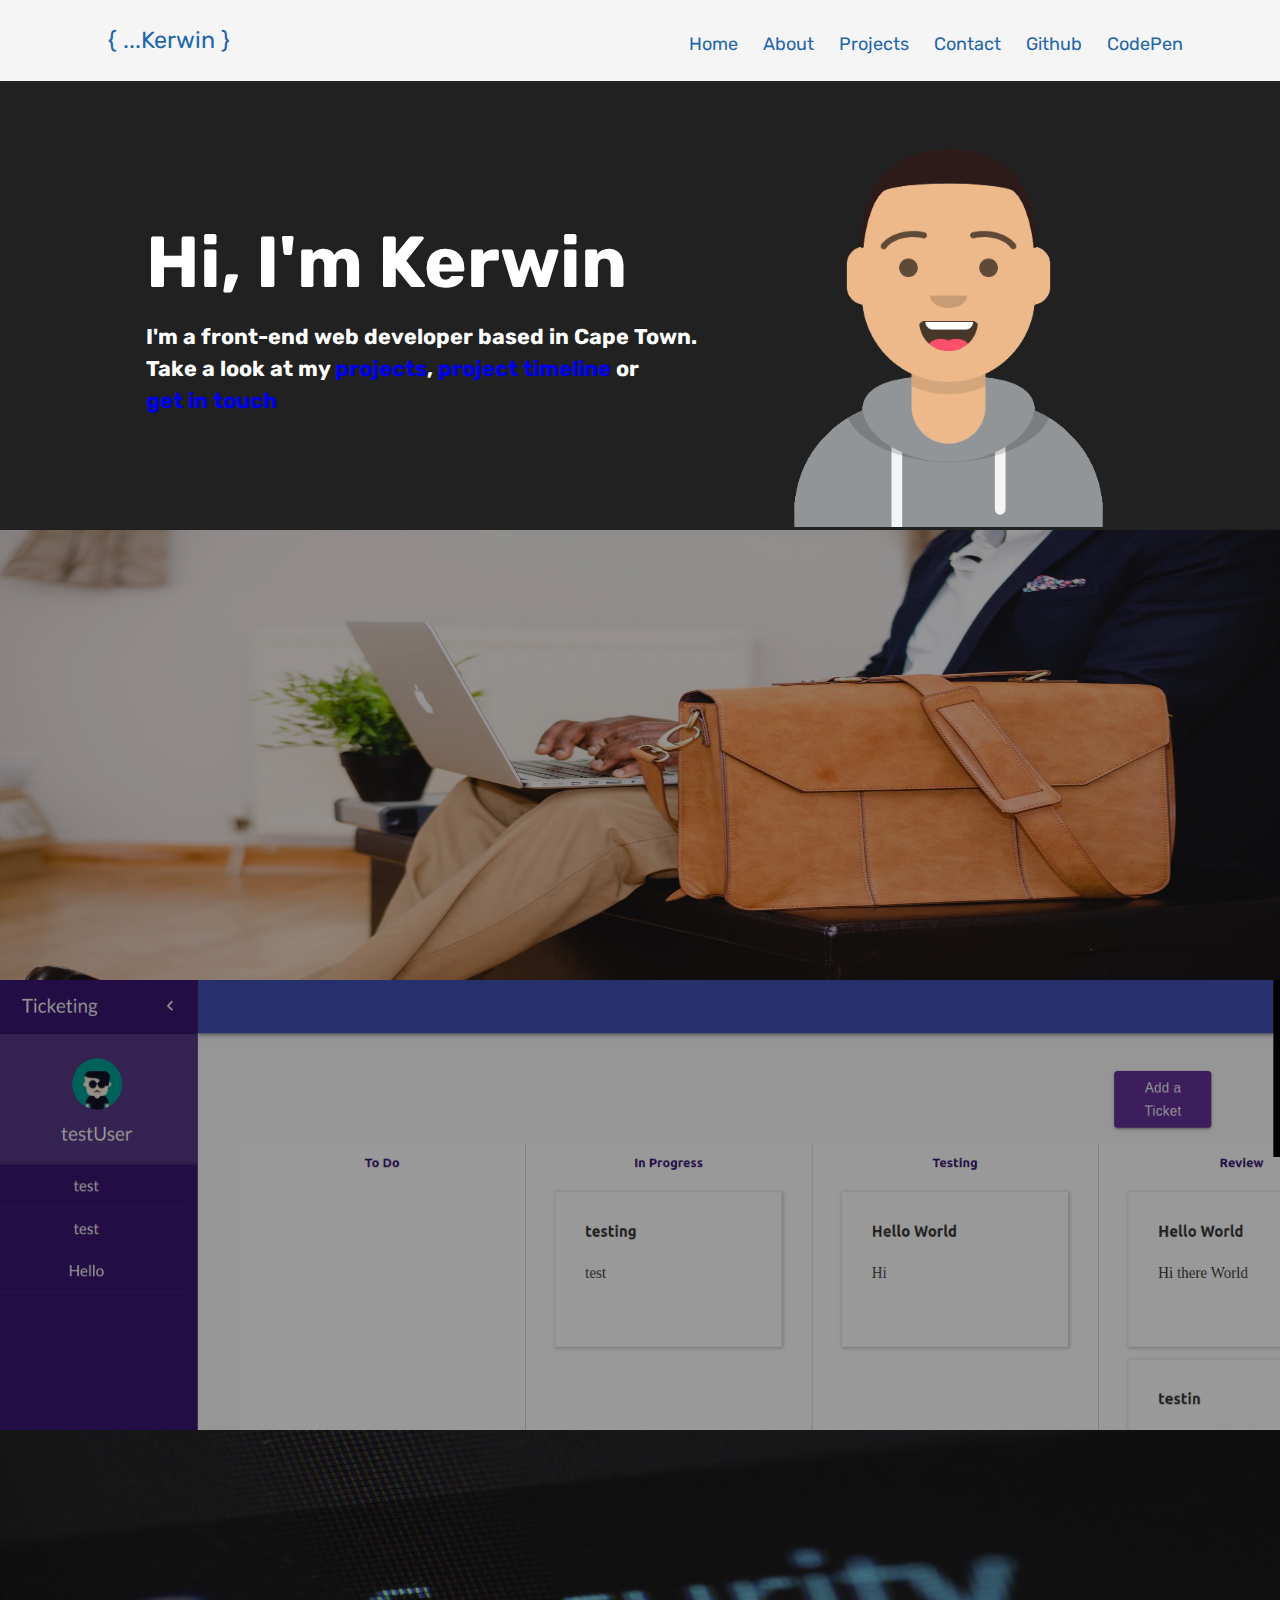
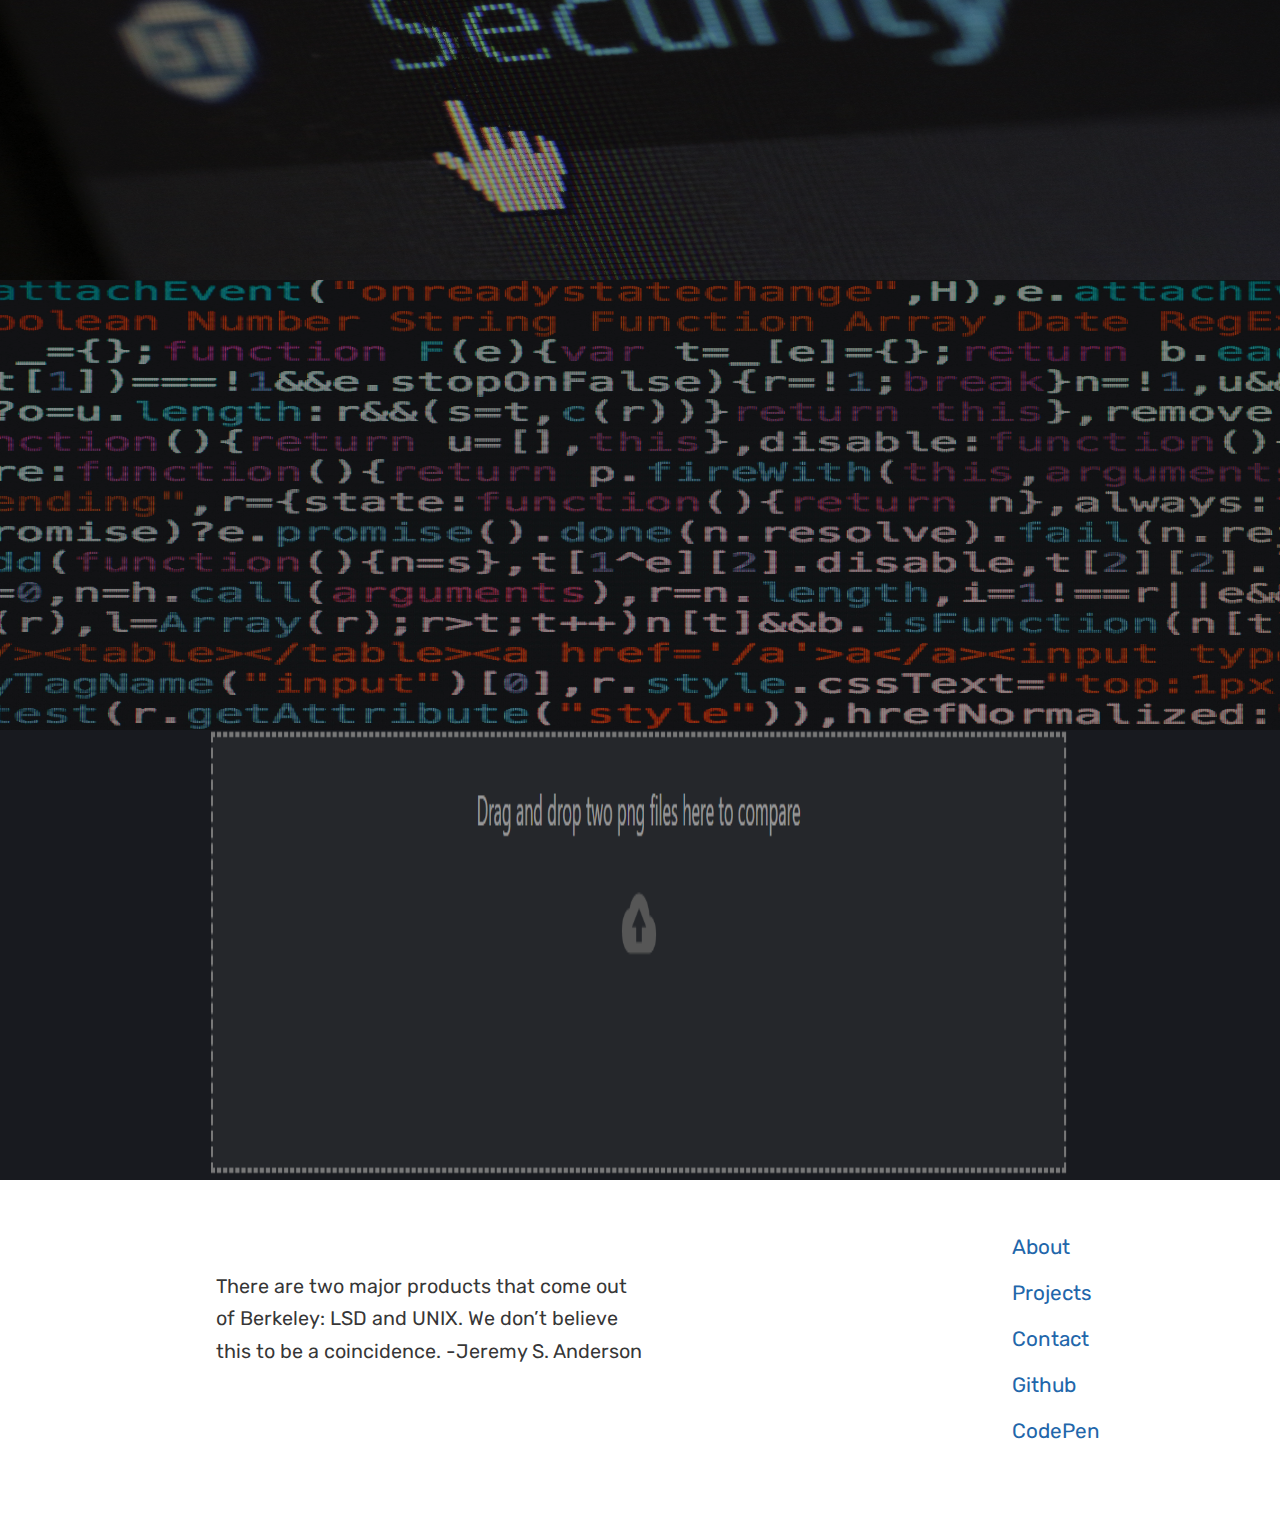
<file: index.html>
<!DOCTYPE html><html><head><meta charSet="utf-8"/><meta http-equiv="x-ua-compatible" content="ie=edge"/><meta name="viewport" content="width=device-width, initial-scale=1, shrink-to-fit=no"/><style data-href="/styles.ee97e8746b8d953e4bdb.css">@import url(https://fonts.googleapis.com/css?family=Rubik);body{padding-top:80px}header{z-index:2;display:flex!important;background-color:#f5f5f5;flex-direction:row;justify-content:space-between;position:fixed;top:0;height:50px;width:100%;padding:1.7rem 4rem 50px 6rem}header .header-module--logo--3cCyS{font-size:1.3rem;top:50%;position:absolute;-webkit-transform:translateY(-50%);transform:translateY(-50%)}@media (max-width:780px){header .header-module--logo--3cCyS{display:none}}header a{text-decoration:none;padding-right:25px;color:#26a}@media (max-width:480px){header .header-module--rmOnMobile--1PKNy,header .header-module--rmOnSmallest--2SJXy{display:none}header{justify-content:center}}footer{height:auto;display:flex!important;justify-content:space-between;padding:3rem 10rem}footer nav{display:flex;flex-direction:column}footer nav a{margin-bottom:1.1rem;text-decoration:none;color:#26a;font-size:1.15rem}footer div{width:500px;padding:2rem;line-height:1.8rem;font-size:1.1rem}@media (max-width:480px){footer{padding:0}footer nav{padding:2rem}}html{font-family:Rubik,sans-serif;-ms-text-size-adjust:100%;-webkit-text-size-adjust:100%}body{margin:0}article,aside,details,figcaption,figure,footer,header,main,menu,nav,section,summary{display:block}audio,canvas,progress,video{display:inline-block}audio:not([controls]){display:none;height:0}progress{vertical-align:baseline}[hidden],template{display:none}a{background-color:transparent;-webkit-text-decoration-skip:objects}a:active,a:hover{outline-width:0}abbr[title]{border-bottom:none;text-decoration:underline;-webkit-text-decoration:underline dotted;text-decoration:underline dotted}b,strong{font-weight:inherit;font-weight:bolder}dfn{font-style:italic}h1{font-size:2em;margin:.67em 0}h3{color:#fff}mark{background-color:#ff0;color:#000}small{font-size:80%}sub,sup{font-size:75%;line-height:0;position:relative;vertical-align:baseline}sub{bottom:-.25em}sup{top:-.5em}img{border-style:none}svg:not(:root){overflow:hidden}code,header,kbd,nav,pre,samp{font-family:Rubik,sans-serif;font-size:1em}figure{margin:1em 40px}hr{box-sizing:content-box;height:0;overflow:visible}button,input,optgroup,select,textarea{font:inherit;margin:0}optgroup{font-weight:700}button,input{overflow:visible}button,select{text-transform:none}[type=reset],[type=submit],button,html [type=button]{-webkit-appearance:button}[type=button]::-moz-focus-inner,[type=reset]::-moz-focus-inner,[type=submit]::-moz-focus-inner,button::-moz-focus-inner{border-style:none;padding:0}[type=button]:-moz-focusring,[type=reset]:-moz-focusring,[type=submit]:-moz-focusring,button:-moz-focusring{outline:1px dotted ButtonText}fieldset{border:1px solid silver;margin:0 2px;padding:.35em .625em .75em}legend{box-sizing:border-box;color:inherit;display:table;max-width:100%;padding:0;white-space:normal}textarea{overflow:auto}[type=checkbox],[type=radio]{box-sizing:border-box;padding:0}[type=number]::-webkit-inner-spin-button,[type=number]::-webkit-outer-spin-button{height:auto}[type=search]{-webkit-appearance:textfield;outline-offset:-2px}[type=search]::-webkit-search-cancel-button,[type=search]::-webkit-search-decoration{-webkit-appearance:none}::-webkit-input-placeholder{color:inherit;opacity:.54}::-webkit-file-upload-button{-webkit-appearance:button;font:inherit}html{font:112.5%/1.45em georgia,serif;box-sizing:border-box;overflow-y:scroll}*,:after,:before{box-sizing:inherit}body{color:rgba(0,0,0,.8);font-family:Rubik,serif;font-weight:400;word-wrap:break-word;-webkit-font-kerning:normal;font-kerning:normal;-ms-font-feature-settings:"kern","liga","clig","calt";-webkit-font-feature-settings:"kern","liga","clig","calt";font-feature-settings:"kern","liga","clig","calt"}img{max-width:100%;padding:0;margin:0 0 1.45rem}h1{font-size:2.25rem}h1,h2{padding:0;margin:0 0 1.45rem;color:inherit;font-family:-apple-system,Rubik,BlinkMacSystemFont,Segoe UI,Roboto,Oxygen,Ubuntu,Cantarell,Fira Sans,Droid Sans,Helvetica Neue,sans-serif;font-weight:700;text-rendering:optimizeLegibility;line-height:1.1}h2{font-size:1.62671rem}h3{font-size:1.38316rem}h3,h4{padding:0;margin:0 0 1.45rem;color:inherit;font-family:-apple-system,Rubik,BlinkMacSystemFont,Segoe UI,Roboto,Oxygen,Ubuntu,Cantarell,Fira Sans,Droid Sans,Helvetica Neue,sans-serif;font-weight:700;text-rendering:optimizeLegibility;line-height:1.1}h4{font-size:1rem}h5{font-size:.85028rem}h5,h6{padding:0;margin:0 0 1.45rem;color:inherit;font-family:-apple-system,Rubik,BlinkMacSystemFont,Segoe UI,Roboto,Oxygen,Ubuntu,Cantarell,Fira Sans,Droid Sans,Helvetica Neue,sans-serif;font-weight:700;text-rendering:optimizeLegibility;line-height:1.1}h6{font-size:.78405rem}hgroup{padding:0;margin:0 0 1.45rem}ol,ul{padding:0;margin:0 0 1.45rem 1.45rem;list-style-position:outside;list-style-image:none}dd,dl,figure,p{padding:0;margin:0 0 1.45rem}pre{margin:0 0 1.45rem;font-size:.85rem;line-height:1.42;background:rgba(0,0,0,.04);border-radius:3px;overflow:auto;word-wrap:normal;padding:1.45rem}table{font-size:1rem;line-height:1.45rem;border-collapse:collapse;width:100%}fieldset,table{padding:0;margin:0 0 1.45rem}blockquote{padding:0;margin:0 1.45rem 1.45rem}form,iframe,noscript{padding:0;margin:0 0 1.45rem}hr{padding:0;margin:0 0 calc(1.45rem - 1px);background:rgba(0,0,0,.2);border:none;height:1px}address{padding:0;margin:0 0 1.45rem}b,dt,strong,th{font-weight:700}li{margin-bottom:.725rem}ol li,ul li{padding-left:0}li>ol,li>ul{margin-left:1.45rem;margin-bottom:.725rem;margin-top:.725rem}blockquote :last-child,li :last-child,p :last-child{margin-bottom:0}li>p{margin-bottom:.725rem}code,kbd,samp{font-size:.85rem;line-height:1.45rem}abbr,abbr[title],acronym{border-bottom:1px dotted rgba(0,0,0,.5);cursor:help}abbr[title]{text-decoration:none}td,th,thead{text-align:left}td,th{border-bottom:1px solid rgba(0,0,0,.12);font-feature-settings:"tnum";-moz-font-feature-settings:"tnum";-ms-font-feature-settings:"tnum";-webkit-font-feature-settings:"tnum";padding:.725rem .96667rem calc(.725rem - 1px)}td:first-child,th:first-child{padding-left:0}td:last-child,th:last-child{padding-right:0}code,tt{background-color:rgba(0,0,0,.04);border-radius:3px;font-family:SFMono-Regular,Consolas,Roboto Mono,Droid Sans Mono,Liberation Mono,Menlo,Courier,monospace;padding:.2em 0}pre code{background:none;line-height:1.42}code:after,code:before,tt:after,tt:before{letter-spacing:-.2em;content:" "}pre code:after,pre code:before,pre tt:after,pre tt:before{content:""}@media only screen and (max-width:480px){html{font-size:100%}}.pageHead-module--headAboveFold--1pUzQ{display:flex;flex-direction:row;justify-content:space-around;height:30rem;padding:0 10%;background-color:#212121;position:relative}.pageHead-module--headerImg--1jFWF{width:100%;height:100%;position:absolute}.pageHead-module--headText--2nAPT{z-index:2;color:#fff;top:50%;position:absolute;left:20%;-webkit-transform:translateY(-50%);transform:translateY(-50%)}.pageHead-module--overlay--22-T9{width:100%;height:100%;position:absolute;z-index:1;background-color:rgba(0,0,0,.5)}@media (max-width:780px){.pageHead-module--headAboveFold--1pUzQ{flex-direction:column;padding:0}}.full-slider,.full-slider .et_pb_slider .et_pb_slide{min-height:calc(100vh - 100px)}@media only screen and (min-width:981px){#logo{vertical-align:top}}.services:hover{background:#003d78}.circle{background:rgba(0,27,100,.73);border-radius:100%;height:450px;width:450px;overflow:hidden;padding-left:20%;padding-right:20%;padding-top:30%;text-align:center;margin-top:-80px}@media (max-width:980px){.circle{padding-top:10%;padding-left:0;padding-right:0;margin:0 auto}}.et_contact_bottom_container{color:#fff}.et_header_style_split #et_top_search{display:none}@media (max-width:768px){#main-header .et_mobile_menu{background-color:#0f2f72}}@media (max-width:768px){.et_pb_text>:last-child{margin-left:10px}}@media (max-width:768px){.circle{height:340px!important;width:340px!important}}.circle2 h1{font-size:15pt;line-height:130px;text-align:center}.circle2{background:rgba(139,0,16,.6)!important;border-radius:100%!important;height:150px!important;width:150px!important;overflow:hidden!important;padding-top:7%!important;text-align:center!important;margin-top:-20px!important}@media (max-width:767px){.circle2{background:rgba(139,0,16,.6);border-radius:100%!important;height:140px!important;width:140px!important;overflow:hidden;padding-left:0;padding-right:0;padding-top:30%;text-align:center;margin-top:-20px!important}}.loader{color:#30cfd0;font-size:90px;text-indent:-9999em;overflow:hidden;width:1em;height:1em;border-radius:50%;margin:72px auto;position:relative;-webkit-transform:translateZ(0);transform:translateZ(0);-webkit-animation:load6 1.7s ease infinite,round 1.7s ease infinite;animation:load6 1.7s ease infinite,round 1.7s ease infinite}@-webkit-keyframes load6{0%{box-shadow:0 -.83em 0 -.4em,0 -.83em 0 -.42em,0 -.83em 0 -.44em,0 -.83em 0 -.46em,0 -.83em 0 -.477em}5%,95%{box-shadow:0 -.83em 0 -.4em,0 -.83em 0 -.42em,0 -.83em 0 -.44em,0 -.83em 0 -.46em,0 -.83em 0 -.477em}10%,59%{box-shadow:0 -.83em 0 -.4em,-.087em -.825em 0 -.42em,-.173em -.812em 0 -.44em,-.256em -.789em 0 -.46em,-.297em -.775em 0 -.477em}20%{box-shadow:0 -.83em 0 -.4em,-.338em -.758em 0 -.42em,-.555em -.617em 0 -.44em,-.671em -.488em 0 -.46em,-.749em -.34em 0 -.477em}38%{box-shadow:0 -.83em 0 -.4em,-.377em -.74em 0 -.42em,-.645em -.522em 0 -.44em,-.775em -.297em 0 -.46em,-.82em -.09em 0 -.477em}to{box-shadow:0 -.83em 0 -.4em,0 -.83em 0 -.42em,0 -.83em 0 -.44em,0 -.83em 0 -.46em,0 -.83em 0 -.477em}}@keyframes load6{0%{box-shadow:0 -.83em 0 -.4em,0 -.83em 0 -.42em,0 -.83em 0 -.44em,0 -.83em 0 -.46em,0 -.83em 0 -.477em}5%,95%{box-shadow:0 -.83em 0 -.4em,0 -.83em 0 -.42em,0 -.83em 0 -.44em,0 -.83em 0 -.46em,0 -.83em 0 -.477em}10%,59%{box-shadow:0 -.83em 0 -.4em,-.087em -.825em 0 -.42em,-.173em -.812em 0 -.44em,-.256em -.789em 0 -.46em,-.297em -.775em 0 -.477em}20%{box-shadow:0 -.83em 0 -.4em,-.338em -.758em 0 -.42em,-.555em -.617em 0 -.44em,-.671em -.488em 0 -.46em,-.749em -.34em 0 -.477em}38%{box-shadow:0 -.83em 0 -.4em,-.377em -.74em 0 -.42em,-.645em -.522em 0 -.44em,-.775em -.297em 0 -.46em,-.82em -.09em 0 -.477em}to{box-shadow:0 -.83em 0 -.4em,0 -.83em 0 -.42em,0 -.83em 0 -.44em,0 -.83em 0 -.46em,0 -.83em 0 -.477em}}@-webkit-keyframes round{0%{-webkit-transform:rotate(0deg);transform:rotate(0deg)}to{-webkit-transform:rotate(1turn);transform:rotate(1turn)}}@keyframes round{0%{-webkit-transform:rotate(0deg);transform:rotate(0deg)}to{-webkit-transform:rotate(1turn);transform:rotate(1turn)}}#contact-form{width:50%}#contact-form,#form-wrapper{display:flex;flex-direction:column}#form-wrapper{padding:3rem 0;align-items:center}input{width:100%;padding:5px 10px;margin:8px 0;-webkit-transition:all .2s;transition:all .2s}label{padding-top:1rem}.MuiOutlinedInput-multiline-11{margin-bottom:2rem}.links{flex-direction:column;display:flex;align-items:center;margin-top:3rem}.title{margin-bottom:1rem;color:#000;font-size:1.2rem}.links a{text-decoration:none;font-size:1rem;color:#26a;margin-bottom:.5rem}.links{padding-bottom:3rem}#index-module--indexAboveFold--Dy0R_{height:25rem}.index-module--avatar--2ElqA{height:24rem;margin-top:1.5%}h1{font-size:4rem}h3{font-size:1.2rem;line-height:1.8rem}h1,h3{color:#fff;margin:0 0 1rem}a{text-decoration:none}.index-module--project--1BQly{position:relative;width:100%;height:25rem;overflow:hidden}.index-module--project--1BQly img{width:100%;height:100%}.index-module--projectOverlay--1hsss{position:absolute;z-index:1;width:100%;height:100%;background-color:rgba(0,0,0,.4)}.index-module--projectOverlay--1hsss p{opacity:0;text-align:center;font-size:1.5rem;color:#fff;line-height:2rem;top:50%;font-weight:400;position:absolute;left:50%;background-color:rgba(0,0,0,.5);padding:2rem;-webkit-transform:translate(-50%,-50%);transform:translate(-50%,-50%);-webkit-transition:all 1s;transition:all 1s}.index-module--projectOverlay--1hsss:hover p{opacity:1}@media (max-width:780px){.index-module--avatar--2ElqA{display:none}}.vertical-timeline *{box-sizing:border-box}.vertical-timeline{width:95%;max-width:1170px;margin:2em auto;position:relative;padding:2em 0}.vertical-timeline:after{content:"";display:table;clear:both}.vertical-timeline:before{content:"";position:absolute;top:0;left:18px;height:100%;width:4px;background:#fff}@media only screen and (min-width:1170px){.vertical-timeline.vertical-timeline--two-columns{margin-top:3em;margin-bottom:3em;width:90%}.vertical-timeline.vertical-timeline--two-columns:before{left:50%;margin-left:-2px}}.vertical-timeline-element{position:relative;margin:2em 0}.vertical-timeline-element>div{min-height:1px}.vertical-timeline-element:after{content:"";display:table;clear:both}.vertical-timeline-element:first-child{margin-top:0}.vertical-timeline-element:last-child{margin-bottom:0}@media only screen and (min-width:1170px){.vertical-timeline-element{margin:4em 0}.vertical-timeline-element:first-child{margin-top:0}.vertical-timeline-element:last-child{margin-bottom:0}}.vertical-timeline-element-icon{position:absolute;top:0;left:0;width:40px;height:40px;border-radius:50%;box-shadow:0 0 0 4px #fff,inset 0 2px 0 rgba(0,0,0,.08),0 3px 0 4px rgba(0,0,0,.05)}.vertical-timeline-element-icon svg{display:block;width:24px;height:24px;position:relative;left:50%;top:50%;margin-left:-12px;margin-top:-12px}@media only screen and (min-width:1170px){.vertical-timeline--two-columns .vertical-timeline-element-icon{width:60px;height:60px;left:50%;margin-left:-30px}}.vertical-timeline-element-icon{-webkit-transform:translateZ(0);-webkit-backface-visibility:hidden}.vertical-timeline--animate .vertical-timeline-element-icon.is-hidden{visibility:hidden}.vertical-timeline--animate .vertical-timeline-element-icon.bounce-in{visibility:visible;-webkit-animation:cd-bounce-1 .6s;animation:cd-bounce-1 .6s}@-webkit-keyframes cd-bounce-1{0%{opacity:0;-webkit-transform:scale(.5)}60%{opacity:1;-webkit-transform:scale(1.2)}to{-webkit-transform:scale(1)}}@keyframes cd-bounce-1{0%{opacity:0;-webkit-transform:scale(.5);transform:scale(.5)}60%{opacity:1;-webkit-transform:scale(1.2);transform:scale(1.2)}to{-webkit-transform:scale(1);transform:scale(1)}}.vertical-timeline-element-content{position:relative;margin-left:60px;background:#fff;border-radius:.25em;padding:1em;box-shadow:0 3px 0 #ddd}.vertical-timeline-element--no-children .vertical-timeline-element-content{background:0 0;box-shadow:none}.vertical-timeline-element-content:after{content:"";display:table;clear:both}.vertical-timeline-element-content h2{color:#303e49}.vertical-timeline-element-content .vertical-timeline-element-date,.vertical-timeline-element-content p{font-size:13px;font-size:.8125rem;font-weight:500;color:#333}.vertical-timeline-element-content .vertical-timeline-element-date{display:inline-block}.vertical-timeline-element-content p{margin:1em 0 0;line-height:1.6}.vertical-timeline-element-subtitle,.vertical-timeline-element-title{margin:0}.vertical-timeline-element-content .vertical-timeline-element-date{float:left;padding:.8em 0;opacity:.7}.vertical-timeline-element-content:before{content:"";position:absolute;top:16px;right:100%;height:0;width:0;border:7px solid transparent;border-right-color:#fff}.vertical-timeline-element--no-children .vertical-timeline-element-content:before{display:none}@media only screen and (min-width:768px){.vertical-timeline-element-content h2{font-size:20px;font-size:1.25rem}.vertical-timeline-element-content p{font-size:16px;font-size:1rem}.vertical-timeline-element-content .vertical-timeline-element-date{font-size:14px;font-size:.875rem}}@media only screen and (min-width:1170px){.vertical-timeline--two-columns .vertical-timeline-element-content{margin-left:0;padding:1.5em;width:44%}.vertical-timeline--two-columns .vertical-timeline-element-content:before{top:24px;left:100%;border-color:transparent transparent transparent #fff}.vertical-timeline--two-columns .vertical-timeline-element-content .vertical-timeline-element-date{position:absolute;width:100%;left:124%;top:6px;font-size:16px;font-size:1rem}.vertical-timeline--two-columns .vertical-timeline-element.vertical-timeline-element--right .vertical-timeline-element-content,.vertical-timeline--two-columns .vertical-timeline-element:nth-child(2n):not(.vertical-timeline-element--left) .vertical-timeline-element-content{float:right}.vertical-timeline--two-columns .vertical-timeline-element.vertical-timeline-element--right .vertical-timeline-element-content:before,.vertical-timeline--two-columns .vertical-timeline-element:nth-child(2n):not(.vertical-timeline-element--left) .vertical-timeline-element-content:before{top:24px;left:auto;right:100%;border-color:transparent #fff transparent transparent}.vertical-timeline--two-columns .vertical-timeline-element.vertical-timeline-element--right .vertical-timeline-element-content .vertical-timeline-element-date,.vertical-timeline--two-columns .vertical-timeline-element:nth-child(2n):not(.vertical-timeline-element--left) .vertical-timeline-element-content .vertical-timeline-element-date{left:auto;right:124%;text-align:right}}.vertical-timeline--animate .vertical-timeline-element-content.is-hidden{visibility:hidden}.vertical-timeline--animate .vertical-timeline-element-content.bounce-in{visibility:visible;-webkit-animation:cd-bounce-2 .6s;animation:cd-bounce-2 .6s}@media only screen and (min-width:1170px){.vertical-timeline--two-columns.vertical-timeline--animate .vertical-timeline-element.vertical-timeline-element--right .vertical-timeline-element-content.bounce-in,.vertical-timeline--two-columns.vertical-timeline--animate .vertical-timeline-element:nth-child(2n):not(.vertical-timeline-element--left) .vertical-timeline-element-content.bounce-in{-webkit-animation:cd-bounce-2-inverse .6s;animation:cd-bounce-2-inverse .6s}}@media only screen and (max-width:1169px){.vertical-timeline--animate .vertical-timeline-element-content.bounce-in{visibility:visible;-webkit-animation:cd-bounce-2-inverse .6s;animation:cd-bounce-2-inverse .6s}}@-webkit-keyframes cd-bounce-2{0%{opacity:0;-webkit-transform:translateX(-100px)}60%{opacity:1;-webkit-transform:translateX(20px)}to{-webkit-transform:translateX(0)}}@keyframes cd-bounce-2{0%{opacity:0;-webkit-transform:translateX(-100px);transform:translateX(-100px)}60%{opacity:1;-webkit-transform:translateX(20px);transform:translateX(20px)}to{-webkit-transform:translateX(0);transform:translateX(0)}}@-webkit-keyframes cd-bounce-2-inverse{0%{opacity:0;-webkit-transform:translateX(100px)}60%{opacity:1;-webkit-transform:translateX(-20px)}to{-webkit-transform:translateX(0)}}@keyframes cd-bounce-2-inverse{0%{opacity:0;-webkit-transform:translateX(100px);transform:translateX(100px)}60%{opacity:1;-webkit-transform:translateX(-20px);transform:translateX(-20px)}to{-webkit-transform:translateX(0);transform:translateX(0)}}.vertical-timeline-element-content{padding-top:0!important}main{background-color:#f5f5f5}#projects-module--projectSection--3PocW{margin:0 4rem}.projects-module--project--3fyrN,.projects-module--projectReverse--1_LK3{display:flex;justify-content:center;margin-top:2rem}.projects-module--imgWrapper--1tfIq{max-width:40%;height:400px;position:relative}.projects-module--imgOverlay--3EJw_{color:#fff;position:absolute;top:0;left:0;height:100%;width:100%;display:inline-block;opacity:0;-webkit-transition:opacity .9s;transition:opacity .9s}.projects-module--imgWrapper--1tfIq:hover .projects-module--imgOverlay--3EJw_{-webkit-transition:opacity .9s;transition:opacity .9s;opacity:1;background-color:rgba(0,0,0,.4)}.projects-module--imgWrapper--1tfIq img{width:100%;height:100%}.projects-module--builtWith--2ArLx{padding-top:3rem}.projects-module--builtWith--2ArLx ul{margin:0}.projects-module--builtWith--2ArLx ul li{list-style-type:none}.projects-module--builtWith--2ArLx li:first-child{font-size:1.5rem}.projects-module--builtWith--2ArLx li img{height:30px;width:30px;margin-right:15px}.projects-module--projectSectionWording--3-Fab{max-width:40%}.projects-module--projectSectionHeader--2lRwx{display:block;width:400px;margin:4rem 4rem 2rem;font-size:1.5rem}.projects-module--separator--qNeVZ{width:70px;border-bottom:3px solid #26a;display:block;margin:2rem 3rem}.projects-module--projectSectionText--3wXqU{margin:0 4rem;display:block}.projects-module--projectSectionText--3wXqU a{margin:.3rem 0;color:#26a;width:auto;text-decoration:none;-webkit-transition:-webkit-transform .2s;transition:-webkit-transform .2s;transition:transform .2s;transition:transform .2s,-webkit-transform .2s}.projects-module--projectSectionText--3wXqU a:hover{-webkit-transform:translateY(-10%);transform:translateY(-10%);-webkit-transition:-webkit-transform .3s;transition:-webkit-transform .3s;transition:transform .3s;transition:transform .3s,-webkit-transform .3s}@media (max-width:770px){.projects-module--project--3fyrN{flex-direction:column}.projects-module--projectReverse--1_LK3{flex-direction:column-reverse}.projects-module--imgWrapper--1tfIq,.projects-module--projectSectionWording--3-Fab{max-width:100%}.projects-module--projectSectionText--3wXqU{margin:0}.projects-module--separator--qNeVZ{margin-left:0}.projects-module--projectSectionHeader--2lRwx{width:auto;margin:2rem 0}}</style><meta name="generator" content="Gatsby 2.13.23"/><title data-react-helmet="true"></title><link rel="shortcut icon" href="/icons/icon-48x48.png"/><link rel="manifest" href="/manifest.webmanifest"/><meta name="theme-color" content="#663399"/><link rel="apple-touch-icon" sizes="48x48" href="/icons/icon-48x48.png"/><link rel="apple-touch-icon" sizes="72x72" href="/icons/icon-72x72.png"/><link rel="apple-touch-icon" sizes="96x96" href="/icons/icon-96x96.png"/><link rel="apple-touch-icon" sizes="144x144" href="/icons/icon-144x144.png"/><link rel="apple-touch-icon" sizes="192x192" href="/icons/icon-192x192.png"/><link rel="apple-touch-icon" sizes="256x256" href="/icons/icon-256x256.png"/><link rel="apple-touch-icon" sizes="384x384" href="/icons/icon-384x384.png"/><link rel="apple-touch-icon" sizes="512x512" href="/icons/icon-512x512.png"/><link rel="preconnect dns-prefetch" href="https://www.google-analytics.com"/><link as="script" rel="preload" href="/styles-871273b76e02091fa69b.js"/><link as="script" rel="preload" href="/component---src-pages-index-js-96959781e12850f53983.js"/><link as="script" rel="preload" href="/app-0bea6a5e3e202735b42a.js"/><link as="script" rel="preload" href="/webpack-runtime-dfdb49455dfd8fd13155.js"/><link as="fetch" rel="preload" href="/page-data\index\page-data.json" crossOrigin="use-credentials"/></head><body><noscript id="gatsby-noscript">This app works best with JavaScript enabled.</noscript><div id="___gatsby"><div style="outline:none" tabindex="-1" role="group" id="gatsby-focus-wrapper"><header style="z-index:10000"><a aria-current="page" class="" href="/"><div class="header-module--logo--3cCyS">{ ...Kerwin }</div></a><nav><a aria-current="page" class="" href="/">Home</a><a href="/about">About</a><a href="/projects">Projects</a><a class="header-module--rmOnSmallest--2SJXy" href="/contact">Contact</a><a class="header-module--rmOnMobile--1PKNy" href="https://github.com/ktichmann" target="_blank">Github</a><a class="header-module--rmOnMobile--1PKNy" href="https://codepen.io/ktichmann" target="_blank">CodePen</a></nav></header><div style="margin:0 auto;padding-top:0"><main><div class="pageHead-module--headAboveFold--1pUzQ" id="index-module--indexAboveFold--Dy0R_"><div style="margin-top:14%;padding-left:1rem"><h1 style="text-align:left">Hi, I&#x27;m Kerwin</h1><h3 style="text-align:left">I&#x27;m a front-end web developer based in Cape Town. <br/>Take a look at my <a href="/projects">projects</a>,<a href="/project-timeline"> project timeline</a> or<a href="/contact"> get in touch</a></h3></div><img alt="avatar" class="index-module--avatar--2ElqA" src="[data-uri]"/></div><div class="index-module--project--1BQly"><a href="/projects#forumApi"><div class="index-module--projectOverlay--1hsss"><p>For&#x27;m - A decoupled forum app with an api run on Node &amp; Postgres, and a frontend built in React/Gatsby</p></div><img alt="for&#x27;m" src="/static/jobFinder-5ef78fcdb37a6a0b0c24fa62a3d2bae2.jpg"/></a></div><div class="index-module--project--1BQly"><a href="/projects#ticketing"><div class="index-module--projectOverlay--1hsss"><p>Ticketing - A Kanban style ticket board with support for multiple users &amp; boards/tickets.</p></div><img alt="ticketing" src="/static/ticketing-7e9f964a79878be9e0f6fa6d57d4f654.png"/></a></div><div class="index-module--project--1BQly"><a href="/projects#letshelper"><div class="index-module--projectOverlay--1hsss"><p>Let&#x27;s Helper - A WordPress Plugin that allows users to create, update, list, and revoke SSL certificates.</p></div><img style="width:100%" alt="lets-helper" src="/static/ssl-321ceffde3749ff514521e8fef8d74a3.jpg"/></a></div><div class="index-module--project--1BQly"><a href="/projects#codePad"><div class="index-module--projectOverlay--1hsss"><p>CodePad - A code note-taking extension for chrome with syntax highlighting, prettify &amp; emmet support</p></div><img alt="codepad" src="/static/codepad-7a56df514048eb41c06e2fb7f7e556c5.jpg"/></a></div><div class="index-module--project--1BQly"><a href="/projects#imgDiff"><div class="index-module--projectOverlay--1hsss"><p>Img-Diff - an image comparison SPA that supports uploading images to compare differences, as well as capturing images from urls.</p></div><img alt="image differ project" src="/static/imgDiff-efddc0ae6b0f2f68824ffa74c7bc3bf0.png"/></a></div></main><footer><div>Loading random quote...</div><nav><a href="/about">About</a><a href="/projects">Projects</a><a href="/contact">Contact</a><a href="https://github.com/ktichmann" target="_blank">Github</a><a href="https://codepen.io/ktichmann" target="_blank">CodePen</a></nav></footer></div></div></div><script>
  
  
  if(true) {
    (function(i,s,o,g,r,a,m){i['GoogleAnalyticsObject']=r;i[r]=i[r]||function(){
    (i[r].q=i[r].q||[]).push(arguments)},i[r].l=1*new Date();a=s.createElement(o),
    m=s.getElementsByTagName(o)[0];a.async=1;a.src=g;m.parentNode.insertBefore(a,m)
    })(window,document,'script','https://www.google-analytics.com/analytics.js','ga');
  }
  if (typeof ga === "function") {
    ga('create', 'UA-113230534-1', 'auto', {});
      
      
      
      }
      </script><script id="gatsby-script-loader">/*<![CDATA[*/window.pagePath="/";window.webpackCompilationHash="38d7c53adc224d1ea0b0";/*]]>*/</script><script id="gatsby-chunk-mapping">/*<![CDATA[*/window.___chunkMapping={"app":["/app-0bea6a5e3e202735b42a.js"],"component---src-pages-404-js":["/component---src-pages-404-js-b6a299a010109ef3d73d.js"],"component---src-pages-about-js":["/component---src-pages-about-js-438ae2809745c8402380.js"],"component---src-pages-contact-js":["/component---src-pages-contact-js-d8f7e47032eee9c3ad00.js"],"component---src-pages-index-js":["/component---src-pages-index-js-96959781e12850f53983.js"],"component---src-pages-project-timeline-js":["/component---src-pages-project-timeline-js-4066c800cb33d5330e62.js"],"component---src-pages-projects-js":["/component---src-pages-projects-js-dcd22d6dd179bbb36189.js"]};/*]]>*/</script><script src="/webpack-runtime-dfdb49455dfd8fd13155.js" async=""></script><script src="/app-0bea6a5e3e202735b42a.js" async=""></script><script src="/component---src-pages-index-js-96959781e12850f53983.js" async=""></script><script src="/styles-871273b76e02091fa69b.js" async=""></script></body></html>
</file>
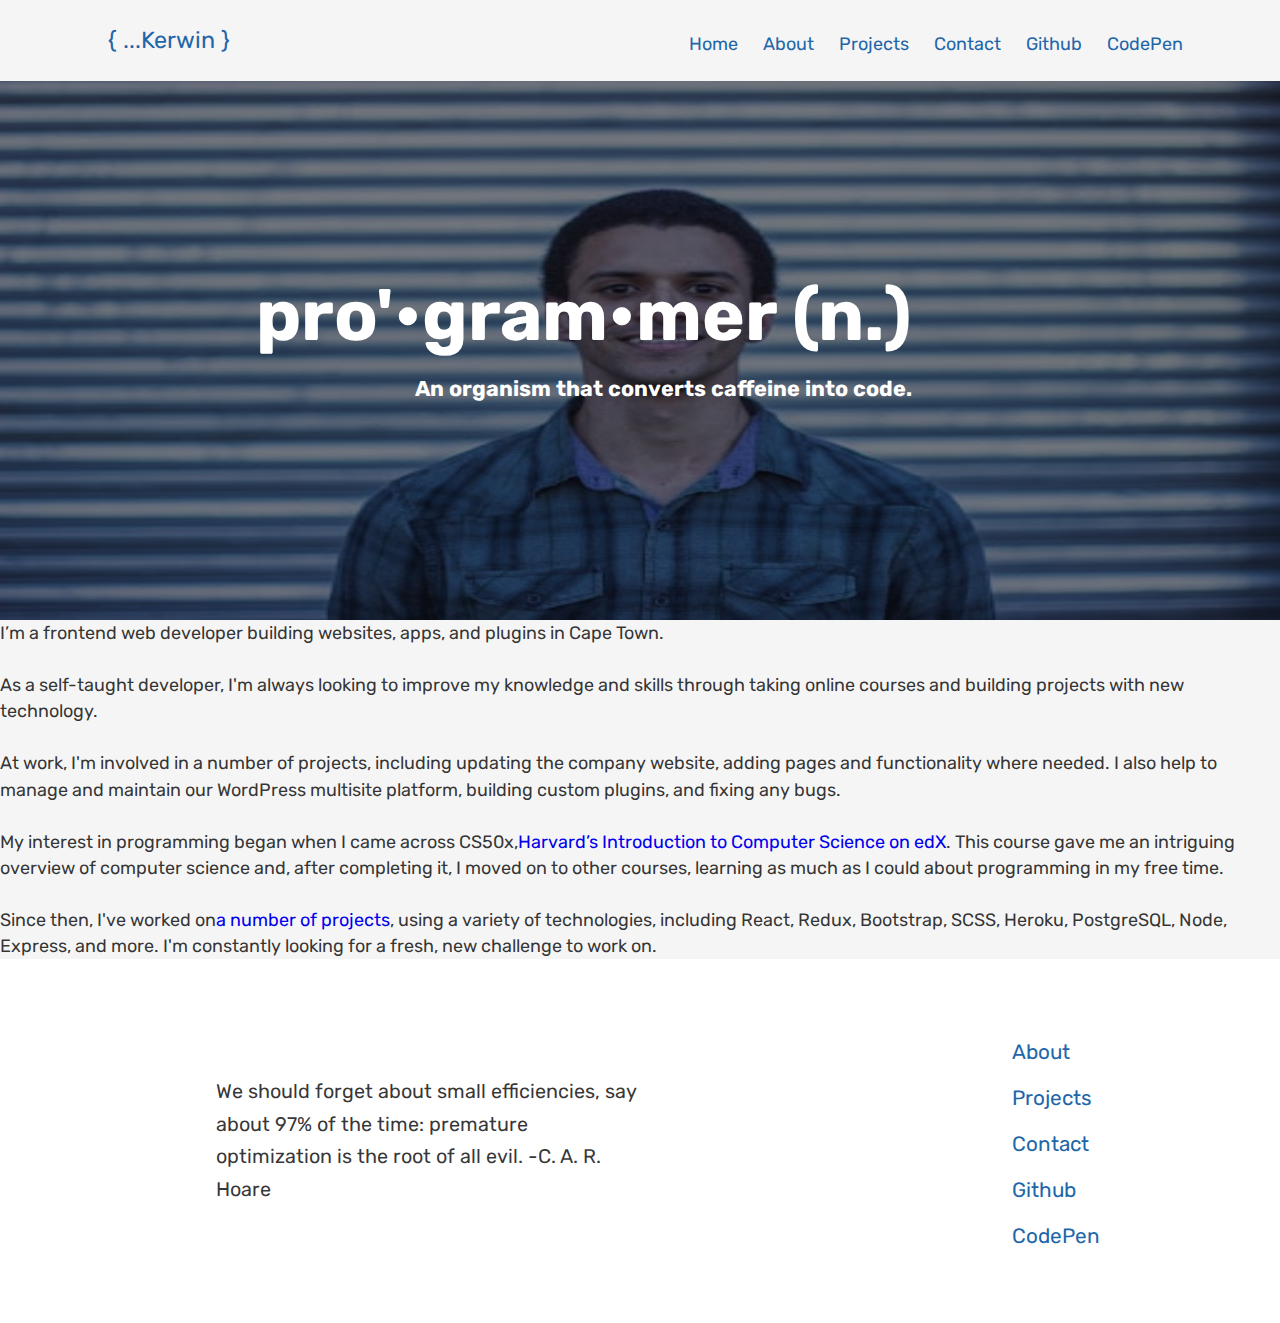
<file: about/index.html>
<!DOCTYPE html><html><head><meta charSet="utf-8"/><meta http-equiv="x-ua-compatible" content="ie=edge"/><meta name="viewport" content="width=device-width, initial-scale=1, shrink-to-fit=no"/><style data-href="/styles.ee97e8746b8d953e4bdb.css">@import url(https://fonts.googleapis.com/css?family=Rubik);body{padding-top:80px}header{z-index:2;display:flex!important;background-color:#f5f5f5;flex-direction:row;justify-content:space-between;position:fixed;top:0;height:50px;width:100%;padding:1.7rem 4rem 50px 6rem}header .header-module--logo--3cCyS{font-size:1.3rem;top:50%;position:absolute;-webkit-transform:translateY(-50%);transform:translateY(-50%)}@media (max-width:780px){header .header-module--logo--3cCyS{display:none}}header a{text-decoration:none;padding-right:25px;color:#26a}@media (max-width:480px){header .header-module--rmOnMobile--1PKNy,header .header-module--rmOnSmallest--2SJXy{display:none}header{justify-content:center}}footer{height:auto;display:flex!important;justify-content:space-between;padding:3rem 10rem}footer nav{display:flex;flex-direction:column}footer nav a{margin-bottom:1.1rem;text-decoration:none;color:#26a;font-size:1.15rem}footer div{width:500px;padding:2rem;line-height:1.8rem;font-size:1.1rem}@media (max-width:480px){footer{padding:0}footer nav{padding:2rem}}html{font-family:Rubik,sans-serif;-ms-text-size-adjust:100%;-webkit-text-size-adjust:100%}body{margin:0}article,aside,details,figcaption,figure,footer,header,main,menu,nav,section,summary{display:block}audio,canvas,progress,video{display:inline-block}audio:not([controls]){display:none;height:0}progress{vertical-align:baseline}[hidden],template{display:none}a{background-color:transparent;-webkit-text-decoration-skip:objects}a:active,a:hover{outline-width:0}abbr[title]{border-bottom:none;text-decoration:underline;-webkit-text-decoration:underline dotted;text-decoration:underline dotted}b,strong{font-weight:inherit;font-weight:bolder}dfn{font-style:italic}h1{font-size:2em;margin:.67em 0}h3{color:#fff}mark{background-color:#ff0;color:#000}small{font-size:80%}sub,sup{font-size:75%;line-height:0;position:relative;vertical-align:baseline}sub{bottom:-.25em}sup{top:-.5em}img{border-style:none}svg:not(:root){overflow:hidden}code,header,kbd,nav,pre,samp{font-family:Rubik,sans-serif;font-size:1em}figure{margin:1em 40px}hr{box-sizing:content-box;height:0;overflow:visible}button,input,optgroup,select,textarea{font:inherit;margin:0}optgroup{font-weight:700}button,input{overflow:visible}button,select{text-transform:none}[type=reset],[type=submit],button,html [type=button]{-webkit-appearance:button}[type=button]::-moz-focus-inner,[type=reset]::-moz-focus-inner,[type=submit]::-moz-focus-inner,button::-moz-focus-inner{border-style:none;padding:0}[type=button]:-moz-focusring,[type=reset]:-moz-focusring,[type=submit]:-moz-focusring,button:-moz-focusring{outline:1px dotted ButtonText}fieldset{border:1px solid silver;margin:0 2px;padding:.35em .625em .75em}legend{box-sizing:border-box;color:inherit;display:table;max-width:100%;padding:0;white-space:normal}textarea{overflow:auto}[type=checkbox],[type=radio]{box-sizing:border-box;padding:0}[type=number]::-webkit-inner-spin-button,[type=number]::-webkit-outer-spin-button{height:auto}[type=search]{-webkit-appearance:textfield;outline-offset:-2px}[type=search]::-webkit-search-cancel-button,[type=search]::-webkit-search-decoration{-webkit-appearance:none}::-webkit-input-placeholder{color:inherit;opacity:.54}::-webkit-file-upload-button{-webkit-appearance:button;font:inherit}html{font:112.5%/1.45em georgia,serif;box-sizing:border-box;overflow-y:scroll}*,:after,:before{box-sizing:inherit}body{color:rgba(0,0,0,.8);font-family:Rubik,serif;font-weight:400;word-wrap:break-word;-webkit-font-kerning:normal;font-kerning:normal;-ms-font-feature-settings:"kern","liga","clig","calt";-webkit-font-feature-settings:"kern","liga","clig","calt";font-feature-settings:"kern","liga","clig","calt"}img{max-width:100%;padding:0;margin:0 0 1.45rem}h1{font-size:2.25rem}h1,h2{padding:0;margin:0 0 1.45rem;color:inherit;font-family:-apple-system,Rubik,BlinkMacSystemFont,Segoe UI,Roboto,Oxygen,Ubuntu,Cantarell,Fira Sans,Droid Sans,Helvetica Neue,sans-serif;font-weight:700;text-rendering:optimizeLegibility;line-height:1.1}h2{font-size:1.62671rem}h3{font-size:1.38316rem}h3,h4{padding:0;margin:0 0 1.45rem;color:inherit;font-family:-apple-system,Rubik,BlinkMacSystemFont,Segoe UI,Roboto,Oxygen,Ubuntu,Cantarell,Fira Sans,Droid Sans,Helvetica Neue,sans-serif;font-weight:700;text-rendering:optimizeLegibility;line-height:1.1}h4{font-size:1rem}h5{font-size:.85028rem}h5,h6{padding:0;margin:0 0 1.45rem;color:inherit;font-family:-apple-system,Rubik,BlinkMacSystemFont,Segoe UI,Roboto,Oxygen,Ubuntu,Cantarell,Fira Sans,Droid Sans,Helvetica Neue,sans-serif;font-weight:700;text-rendering:optimizeLegibility;line-height:1.1}h6{font-size:.78405rem}hgroup{padding:0;margin:0 0 1.45rem}ol,ul{padding:0;margin:0 0 1.45rem 1.45rem;list-style-position:outside;list-style-image:none}dd,dl,figure,p{padding:0;margin:0 0 1.45rem}pre{margin:0 0 1.45rem;font-size:.85rem;line-height:1.42;background:rgba(0,0,0,.04);border-radius:3px;overflow:auto;word-wrap:normal;padding:1.45rem}table{font-size:1rem;line-height:1.45rem;border-collapse:collapse;width:100%}fieldset,table{padding:0;margin:0 0 1.45rem}blockquote{padding:0;margin:0 1.45rem 1.45rem}form,iframe,noscript{padding:0;margin:0 0 1.45rem}hr{padding:0;margin:0 0 calc(1.45rem - 1px);background:rgba(0,0,0,.2);border:none;height:1px}address{padding:0;margin:0 0 1.45rem}b,dt,strong,th{font-weight:700}li{margin-bottom:.725rem}ol li,ul li{padding-left:0}li>ol,li>ul{margin-left:1.45rem;margin-bottom:.725rem;margin-top:.725rem}blockquote :last-child,li :last-child,p :last-child{margin-bottom:0}li>p{margin-bottom:.725rem}code,kbd,samp{font-size:.85rem;line-height:1.45rem}abbr,abbr[title],acronym{border-bottom:1px dotted rgba(0,0,0,.5);cursor:help}abbr[title]{text-decoration:none}td,th,thead{text-align:left}td,th{border-bottom:1px solid rgba(0,0,0,.12);font-feature-settings:"tnum";-moz-font-feature-settings:"tnum";-ms-font-feature-settings:"tnum";-webkit-font-feature-settings:"tnum";padding:.725rem .96667rem calc(.725rem - 1px)}td:first-child,th:first-child{padding-left:0}td:last-child,th:last-child{padding-right:0}code,tt{background-color:rgba(0,0,0,.04);border-radius:3px;font-family:SFMono-Regular,Consolas,Roboto Mono,Droid Sans Mono,Liberation Mono,Menlo,Courier,monospace;padding:.2em 0}pre code{background:none;line-height:1.42}code:after,code:before,tt:after,tt:before{letter-spacing:-.2em;content:" "}pre code:after,pre code:before,pre tt:after,pre tt:before{content:""}@media only screen and (max-width:480px){html{font-size:100%}}.pageHead-module--headAboveFold--1pUzQ{display:flex;flex-direction:row;justify-content:space-around;height:30rem;padding:0 10%;background-color:#212121;position:relative}.pageHead-module--headerImg--1jFWF{width:100%;height:100%;position:absolute}.pageHead-module--headText--2nAPT{z-index:2;color:#fff;top:50%;position:absolute;left:20%;-webkit-transform:translateY(-50%);transform:translateY(-50%)}.pageHead-module--overlay--22-T9{width:100%;height:100%;position:absolute;z-index:1;background-color:rgba(0,0,0,.5)}@media (max-width:780px){.pageHead-module--headAboveFold--1pUzQ{flex-direction:column;padding:0}}.full-slider,.full-slider .et_pb_slider .et_pb_slide{min-height:calc(100vh - 100px)}@media only screen and (min-width:981px){#logo{vertical-align:top}}.services:hover{background:#003d78}.circle{background:rgba(0,27,100,.73);border-radius:100%;height:450px;width:450px;overflow:hidden;padding-left:20%;padding-right:20%;padding-top:30%;text-align:center;margin-top:-80px}@media (max-width:980px){.circle{padding-top:10%;padding-left:0;padding-right:0;margin:0 auto}}.et_contact_bottom_container{color:#fff}.et_header_style_split #et_top_search{display:none}@media (max-width:768px){#main-header .et_mobile_menu{background-color:#0f2f72}}@media (max-width:768px){.et_pb_text>:last-child{margin-left:10px}}@media (max-width:768px){.circle{height:340px!important;width:340px!important}}.circle2 h1{font-size:15pt;line-height:130px;text-align:center}.circle2{background:rgba(139,0,16,.6)!important;border-radius:100%!important;height:150px!important;width:150px!important;overflow:hidden!important;padding-top:7%!important;text-align:center!important;margin-top:-20px!important}@media (max-width:767px){.circle2{background:rgba(139,0,16,.6);border-radius:100%!important;height:140px!important;width:140px!important;overflow:hidden;padding-left:0;padding-right:0;padding-top:30%;text-align:center;margin-top:-20px!important}}.loader{color:#30cfd0;font-size:90px;text-indent:-9999em;overflow:hidden;width:1em;height:1em;border-radius:50%;margin:72px auto;position:relative;-webkit-transform:translateZ(0);transform:translateZ(0);-webkit-animation:load6 1.7s ease infinite,round 1.7s ease infinite;animation:load6 1.7s ease infinite,round 1.7s ease infinite}@-webkit-keyframes load6{0%{box-shadow:0 -.83em 0 -.4em,0 -.83em 0 -.42em,0 -.83em 0 -.44em,0 -.83em 0 -.46em,0 -.83em 0 -.477em}5%,95%{box-shadow:0 -.83em 0 -.4em,0 -.83em 0 -.42em,0 -.83em 0 -.44em,0 -.83em 0 -.46em,0 -.83em 0 -.477em}10%,59%{box-shadow:0 -.83em 0 -.4em,-.087em -.825em 0 -.42em,-.173em -.812em 0 -.44em,-.256em -.789em 0 -.46em,-.297em -.775em 0 -.477em}20%{box-shadow:0 -.83em 0 -.4em,-.338em -.758em 0 -.42em,-.555em -.617em 0 -.44em,-.671em -.488em 0 -.46em,-.749em -.34em 0 -.477em}38%{box-shadow:0 -.83em 0 -.4em,-.377em -.74em 0 -.42em,-.645em -.522em 0 -.44em,-.775em -.297em 0 -.46em,-.82em -.09em 0 -.477em}to{box-shadow:0 -.83em 0 -.4em,0 -.83em 0 -.42em,0 -.83em 0 -.44em,0 -.83em 0 -.46em,0 -.83em 0 -.477em}}@keyframes load6{0%{box-shadow:0 -.83em 0 -.4em,0 -.83em 0 -.42em,0 -.83em 0 -.44em,0 -.83em 0 -.46em,0 -.83em 0 -.477em}5%,95%{box-shadow:0 -.83em 0 -.4em,0 -.83em 0 -.42em,0 -.83em 0 -.44em,0 -.83em 0 -.46em,0 -.83em 0 -.477em}10%,59%{box-shadow:0 -.83em 0 -.4em,-.087em -.825em 0 -.42em,-.173em -.812em 0 -.44em,-.256em -.789em 0 -.46em,-.297em -.775em 0 -.477em}20%{box-shadow:0 -.83em 0 -.4em,-.338em -.758em 0 -.42em,-.555em -.617em 0 -.44em,-.671em -.488em 0 -.46em,-.749em -.34em 0 -.477em}38%{box-shadow:0 -.83em 0 -.4em,-.377em -.74em 0 -.42em,-.645em -.522em 0 -.44em,-.775em -.297em 0 -.46em,-.82em -.09em 0 -.477em}to{box-shadow:0 -.83em 0 -.4em,0 -.83em 0 -.42em,0 -.83em 0 -.44em,0 -.83em 0 -.46em,0 -.83em 0 -.477em}}@-webkit-keyframes round{0%{-webkit-transform:rotate(0deg);transform:rotate(0deg)}to{-webkit-transform:rotate(1turn);transform:rotate(1turn)}}@keyframes round{0%{-webkit-transform:rotate(0deg);transform:rotate(0deg)}to{-webkit-transform:rotate(1turn);transform:rotate(1turn)}}#contact-form{width:50%}#contact-form,#form-wrapper{display:flex;flex-direction:column}#form-wrapper{padding:3rem 0;align-items:center}input{width:100%;padding:5px 10px;margin:8px 0;-webkit-transition:all .2s;transition:all .2s}label{padding-top:1rem}.MuiOutlinedInput-multiline-11{margin-bottom:2rem}.links{flex-direction:column;display:flex;align-items:center;margin-top:3rem}.title{margin-bottom:1rem;color:#000;font-size:1.2rem}.links a{text-decoration:none;font-size:1rem;color:#26a;margin-bottom:.5rem}.links{padding-bottom:3rem}#index-module--indexAboveFold--Dy0R_{height:25rem}.index-module--avatar--2ElqA{height:24rem;margin-top:1.5%}h1{font-size:4rem}h3{font-size:1.2rem;line-height:1.8rem}h1,h3{color:#fff;margin:0 0 1rem}a{text-decoration:none}.index-module--project--1BQly{position:relative;width:100%;height:25rem;overflow:hidden}.index-module--project--1BQly img{width:100%;height:100%}.index-module--projectOverlay--1hsss{position:absolute;z-index:1;width:100%;height:100%;background-color:rgba(0,0,0,.4)}.index-module--projectOverlay--1hsss p{opacity:0;text-align:center;font-size:1.5rem;color:#fff;line-height:2rem;top:50%;font-weight:400;position:absolute;left:50%;background-color:rgba(0,0,0,.5);padding:2rem;-webkit-transform:translate(-50%,-50%);transform:translate(-50%,-50%);-webkit-transition:all 1s;transition:all 1s}.index-module--projectOverlay--1hsss:hover p{opacity:1}@media (max-width:780px){.index-module--avatar--2ElqA{display:none}}.vertical-timeline *{box-sizing:border-box}.vertical-timeline{width:95%;max-width:1170px;margin:2em auto;position:relative;padding:2em 0}.vertical-timeline:after{content:"";display:table;clear:both}.vertical-timeline:before{content:"";position:absolute;top:0;left:18px;height:100%;width:4px;background:#fff}@media only screen and (min-width:1170px){.vertical-timeline.vertical-timeline--two-columns{margin-top:3em;margin-bottom:3em;width:90%}.vertical-timeline.vertical-timeline--two-columns:before{left:50%;margin-left:-2px}}.vertical-timeline-element{position:relative;margin:2em 0}.vertical-timeline-element>div{min-height:1px}.vertical-timeline-element:after{content:"";display:table;clear:both}.vertical-timeline-element:first-child{margin-top:0}.vertical-timeline-element:last-child{margin-bottom:0}@media only screen and (min-width:1170px){.vertical-timeline-element{margin:4em 0}.vertical-timeline-element:first-child{margin-top:0}.vertical-timeline-element:last-child{margin-bottom:0}}.vertical-timeline-element-icon{position:absolute;top:0;left:0;width:40px;height:40px;border-radius:50%;box-shadow:0 0 0 4px #fff,inset 0 2px 0 rgba(0,0,0,.08),0 3px 0 4px rgba(0,0,0,.05)}.vertical-timeline-element-icon svg{display:block;width:24px;height:24px;position:relative;left:50%;top:50%;margin-left:-12px;margin-top:-12px}@media only screen and (min-width:1170px){.vertical-timeline--two-columns .vertical-timeline-element-icon{width:60px;height:60px;left:50%;margin-left:-30px}}.vertical-timeline-element-icon{-webkit-transform:translateZ(0);-webkit-backface-visibility:hidden}.vertical-timeline--animate .vertical-timeline-element-icon.is-hidden{visibility:hidden}.vertical-timeline--animate .vertical-timeline-element-icon.bounce-in{visibility:visible;-webkit-animation:cd-bounce-1 .6s;animation:cd-bounce-1 .6s}@-webkit-keyframes cd-bounce-1{0%{opacity:0;-webkit-transform:scale(.5)}60%{opacity:1;-webkit-transform:scale(1.2)}to{-webkit-transform:scale(1)}}@keyframes cd-bounce-1{0%{opacity:0;-webkit-transform:scale(.5);transform:scale(.5)}60%{opacity:1;-webkit-transform:scale(1.2);transform:scale(1.2)}to{-webkit-transform:scale(1);transform:scale(1)}}.vertical-timeline-element-content{position:relative;margin-left:60px;background:#fff;border-radius:.25em;padding:1em;box-shadow:0 3px 0 #ddd}.vertical-timeline-element--no-children .vertical-timeline-element-content{background:0 0;box-shadow:none}.vertical-timeline-element-content:after{content:"";display:table;clear:both}.vertical-timeline-element-content h2{color:#303e49}.vertical-timeline-element-content .vertical-timeline-element-date,.vertical-timeline-element-content p{font-size:13px;font-size:.8125rem;font-weight:500;color:#333}.vertical-timeline-element-content .vertical-timeline-element-date{display:inline-block}.vertical-timeline-element-content p{margin:1em 0 0;line-height:1.6}.vertical-timeline-element-subtitle,.vertical-timeline-element-title{margin:0}.vertical-timeline-element-content .vertical-timeline-element-date{float:left;padding:.8em 0;opacity:.7}.vertical-timeline-element-content:before{content:"";position:absolute;top:16px;right:100%;height:0;width:0;border:7px solid transparent;border-right-color:#fff}.vertical-timeline-element--no-children .vertical-timeline-element-content:before{display:none}@media only screen and (min-width:768px){.vertical-timeline-element-content h2{font-size:20px;font-size:1.25rem}.vertical-timeline-element-content p{font-size:16px;font-size:1rem}.vertical-timeline-element-content .vertical-timeline-element-date{font-size:14px;font-size:.875rem}}@media only screen and (min-width:1170px){.vertical-timeline--two-columns .vertical-timeline-element-content{margin-left:0;padding:1.5em;width:44%}.vertical-timeline--two-columns .vertical-timeline-element-content:before{top:24px;left:100%;border-color:transparent transparent transparent #fff}.vertical-timeline--two-columns .vertical-timeline-element-content .vertical-timeline-element-date{position:absolute;width:100%;left:124%;top:6px;font-size:16px;font-size:1rem}.vertical-timeline--two-columns .vertical-timeline-element.vertical-timeline-element--right .vertical-timeline-element-content,.vertical-timeline--two-columns .vertical-timeline-element:nth-child(2n):not(.vertical-timeline-element--left) .vertical-timeline-element-content{float:right}.vertical-timeline--two-columns .vertical-timeline-element.vertical-timeline-element--right .vertical-timeline-element-content:before,.vertical-timeline--two-columns .vertical-timeline-element:nth-child(2n):not(.vertical-timeline-element--left) .vertical-timeline-element-content:before{top:24px;left:auto;right:100%;border-color:transparent #fff transparent transparent}.vertical-timeline--two-columns .vertical-timeline-element.vertical-timeline-element--right .vertical-timeline-element-content .vertical-timeline-element-date,.vertical-timeline--two-columns .vertical-timeline-element:nth-child(2n):not(.vertical-timeline-element--left) .vertical-timeline-element-content .vertical-timeline-element-date{left:auto;right:124%;text-align:right}}.vertical-timeline--animate .vertical-timeline-element-content.is-hidden{visibility:hidden}.vertical-timeline--animate .vertical-timeline-element-content.bounce-in{visibility:visible;-webkit-animation:cd-bounce-2 .6s;animation:cd-bounce-2 .6s}@media only screen and (min-width:1170px){.vertical-timeline--two-columns.vertical-timeline--animate .vertical-timeline-element.vertical-timeline-element--right .vertical-timeline-element-content.bounce-in,.vertical-timeline--two-columns.vertical-timeline--animate .vertical-timeline-element:nth-child(2n):not(.vertical-timeline-element--left) .vertical-timeline-element-content.bounce-in{-webkit-animation:cd-bounce-2-inverse .6s;animation:cd-bounce-2-inverse .6s}}@media only screen and (max-width:1169px){.vertical-timeline--animate .vertical-timeline-element-content.bounce-in{visibility:visible;-webkit-animation:cd-bounce-2-inverse .6s;animation:cd-bounce-2-inverse .6s}}@-webkit-keyframes cd-bounce-2{0%{opacity:0;-webkit-transform:translateX(-100px)}60%{opacity:1;-webkit-transform:translateX(20px)}to{-webkit-transform:translateX(0)}}@keyframes cd-bounce-2{0%{opacity:0;-webkit-transform:translateX(-100px);transform:translateX(-100px)}60%{opacity:1;-webkit-transform:translateX(20px);transform:translateX(20px)}to{-webkit-transform:translateX(0);transform:translateX(0)}}@-webkit-keyframes cd-bounce-2-inverse{0%{opacity:0;-webkit-transform:translateX(100px)}60%{opacity:1;-webkit-transform:translateX(-20px)}to{-webkit-transform:translateX(0)}}@keyframes cd-bounce-2-inverse{0%{opacity:0;-webkit-transform:translateX(100px);transform:translateX(100px)}60%{opacity:1;-webkit-transform:translateX(-20px);transform:translateX(-20px)}to{-webkit-transform:translateX(0);transform:translateX(0)}}.vertical-timeline-element-content{padding-top:0!important}main{background-color:#f5f5f5}#projects-module--projectSection--3PocW{margin:0 4rem}.projects-module--project--3fyrN,.projects-module--projectReverse--1_LK3{display:flex;justify-content:center;margin-top:2rem}.projects-module--imgWrapper--1tfIq{max-width:40%;height:400px;position:relative}.projects-module--imgOverlay--3EJw_{color:#fff;position:absolute;top:0;left:0;height:100%;width:100%;display:inline-block;opacity:0;-webkit-transition:opacity .9s;transition:opacity .9s}.projects-module--imgWrapper--1tfIq:hover .projects-module--imgOverlay--3EJw_{-webkit-transition:opacity .9s;transition:opacity .9s;opacity:1;background-color:rgba(0,0,0,.4)}.projects-module--imgWrapper--1tfIq img{width:100%;height:100%}.projects-module--builtWith--2ArLx{padding-top:3rem}.projects-module--builtWith--2ArLx ul{margin:0}.projects-module--builtWith--2ArLx ul li{list-style-type:none}.projects-module--builtWith--2ArLx li:first-child{font-size:1.5rem}.projects-module--builtWith--2ArLx li img{height:30px;width:30px;margin-right:15px}.projects-module--projectSectionWording--3-Fab{max-width:40%}.projects-module--projectSectionHeader--2lRwx{display:block;width:400px;margin:4rem 4rem 2rem;font-size:1.5rem}.projects-module--separator--qNeVZ{width:70px;border-bottom:3px solid #26a;display:block;margin:2rem 3rem}.projects-module--projectSectionText--3wXqU{margin:0 4rem;display:block}.projects-module--projectSectionText--3wXqU a{margin:.3rem 0;color:#26a;width:auto;text-decoration:none;-webkit-transition:-webkit-transform .2s;transition:-webkit-transform .2s;transition:transform .2s;transition:transform .2s,-webkit-transform .2s}.projects-module--projectSectionText--3wXqU a:hover{-webkit-transform:translateY(-10%);transform:translateY(-10%);-webkit-transition:-webkit-transform .3s;transition:-webkit-transform .3s;transition:transform .3s;transition:transform .3s,-webkit-transform .3s}@media (max-width:770px){.projects-module--project--3fyrN{flex-direction:column}.projects-module--projectReverse--1_LK3{flex-direction:column-reverse}.projects-module--imgWrapper--1tfIq,.projects-module--projectSectionWording--3-Fab{max-width:100%}.projects-module--projectSectionText--3wXqU{margin:0}.projects-module--separator--qNeVZ{margin-left:0}.projects-module--projectSectionHeader--2lRwx{width:auto;margin:2rem 0}}</style><meta name="generator" content="Gatsby 2.13.23"/><title data-react-helmet="true"></title><link rel="shortcut icon" href="/icons/icon-48x48.png"/><link rel="manifest" href="/manifest.webmanifest"/><meta name="theme-color" content="#663399"/><link rel="apple-touch-icon" sizes="48x48" href="/icons/icon-48x48.png"/><link rel="apple-touch-icon" sizes="72x72" href="/icons/icon-72x72.png"/><link rel="apple-touch-icon" sizes="96x96" href="/icons/icon-96x96.png"/><link rel="apple-touch-icon" sizes="144x144" href="/icons/icon-144x144.png"/><link rel="apple-touch-icon" sizes="192x192" href="/icons/icon-192x192.png"/><link rel="apple-touch-icon" sizes="256x256" href="/icons/icon-256x256.png"/><link rel="apple-touch-icon" sizes="384x384" href="/icons/icon-384x384.png"/><link rel="apple-touch-icon" sizes="512x512" href="/icons/icon-512x512.png"/><link rel="preconnect dns-prefetch" href="https://www.google-analytics.com"/><link as="script" rel="preload" href="/styles-871273b76e02091fa69b.js"/><link as="script" rel="preload" href="/component---src-pages-about-js-438ae2809745c8402380.js"/><link as="script" rel="preload" href="/app-0bea6a5e3e202735b42a.js"/><link as="script" rel="preload" href="/webpack-runtime-dfdb49455dfd8fd13155.js"/><link as="fetch" rel="preload" href="/page-data\about\page-data.json" crossOrigin="use-credentials"/></head><body><noscript id="gatsby-noscript">This app works best with JavaScript enabled.</noscript><div id="___gatsby"><div style="outline:none" tabindex="-1" role="group" id="gatsby-focus-wrapper"><header style="z-index:10000"><a href="/"><div class="header-module--logo--3cCyS">{ ...Kerwin }</div></a><nav><a href="/">Home</a><a href="/about">About</a><a href="/projects">Projects</a><a class="header-module--rmOnSmallest--2SJXy" href="/contact">Contact</a><a class="header-module--rmOnMobile--1PKNy" href="https://github.com/ktichmann" target="_blank">Github</a><a class="header-module--rmOnMobile--1PKNy" href="https://codepen.io/ktichmann" target="_blank">CodePen</a></nav></header><div style="margin:0 auto;padding-top:0"><main><div style="overflow:hidden" class="pageHead-module--headAboveFold--1pUzQ"><div class="pageHead-module--overlay--22-T9"></div><img id="aboutImg" class="pageHead-module--headerImg--1jFWF" src="/static/aboutHeader-dd41672df5b5924e8e5b7c3d5a64edd7.jpg" alt="Kerwin Portrait"/><div class="pageHead-module--headText--2nAPT"><h1 id="aboutHeader">pro&#x27;<wbr/>•gram•<wbr/>mer (n.)</h1><h3 style="text-align:right">An organism that converts caffeine into code.</h3></div></div><div class="about-text"><p class="big">I’m a frontend web developer building websites, apps, and plugins in Cape Town.</p><div class="left"><p>As a self-taught developer, I&#x27;m always looking to improve my knowledge and skills through taking online courses and building projects with new technology.<br/><br/>At work, I&#x27;m involved in a number of projects, including updating the company website, adding pages and functionality where needed. I also help to manage and maintain our WordPress multisite platform, building custom plugins, and fixing any bugs.</p></div></div><div class="about-text full"><p>My interest in programming began when I came across CS50x,<a target="_blank" href="https://www.edx.org/course/cs50s-introduction-computer-science-harvardx-cs50x">Harvard’s Introduction to Computer Science on edX</a>. This course gave me an intriguing overview of computer science and, after completing it, I moved on to other courses, learning as much as I could about programming in my free time.</p><p>Since then, I&#x27;ve worked on<a href="/projects">a number of projects</a>, using a variety of technologies, including React, Redux, Bootstrap, SCSS, Heroku, PostgreSQL, Node, Express, and more. I&#x27;m constantly looking for a fresh, new challenge to work on.</p></div></main><footer><div>Loading random quote...</div><nav><a href="/about">About</a><a href="/projects">Projects</a><a href="/contact">Contact</a><a href="https://github.com/ktichmann" target="_blank">Github</a><a href="https://codepen.io/ktichmann" target="_blank">CodePen</a></nav></footer></div></div></div><script>
  
  
  if(true) {
    (function(i,s,o,g,r,a,m){i['GoogleAnalyticsObject']=r;i[r]=i[r]||function(){
    (i[r].q=i[r].q||[]).push(arguments)},i[r].l=1*new Date();a=s.createElement(o),
    m=s.getElementsByTagName(o)[0];a.async=1;a.src=g;m.parentNode.insertBefore(a,m)
    })(window,document,'script','https://www.google-analytics.com/analytics.js','ga');
  }
  if (typeof ga === "function") {
    ga('create', 'UA-113230534-1', 'auto', {});
      
      
      
      }
      </script><script id="gatsby-script-loader">/*<![CDATA[*/window.pagePath="/about/";window.webpackCompilationHash="38d7c53adc224d1ea0b0";/*]]>*/</script><script id="gatsby-chunk-mapping">/*<![CDATA[*/window.___chunkMapping={"app":["/app-0bea6a5e3e202735b42a.js"],"component---src-pages-404-js":["/component---src-pages-404-js-b6a299a010109ef3d73d.js"],"component---src-pages-about-js":["/component---src-pages-about-js-438ae2809745c8402380.js"],"component---src-pages-contact-js":["/component---src-pages-contact-js-d8f7e47032eee9c3ad00.js"],"component---src-pages-index-js":["/component---src-pages-index-js-96959781e12850f53983.js"],"component---src-pages-project-timeline-js":["/component---src-pages-project-timeline-js-4066c800cb33d5330e62.js"],"component---src-pages-projects-js":["/component---src-pages-projects-js-dcd22d6dd179bbb36189.js"]};/*]]>*/</script><script src="/webpack-runtime-dfdb49455dfd8fd13155.js" async=""></script><script src="/app-0bea6a5e3e202735b42a.js" async=""></script><script src="/component---src-pages-about-js-438ae2809745c8402380.js" async=""></script><script src="/styles-871273b76e02091fa69b.js" async=""></script></body></html>
</file>
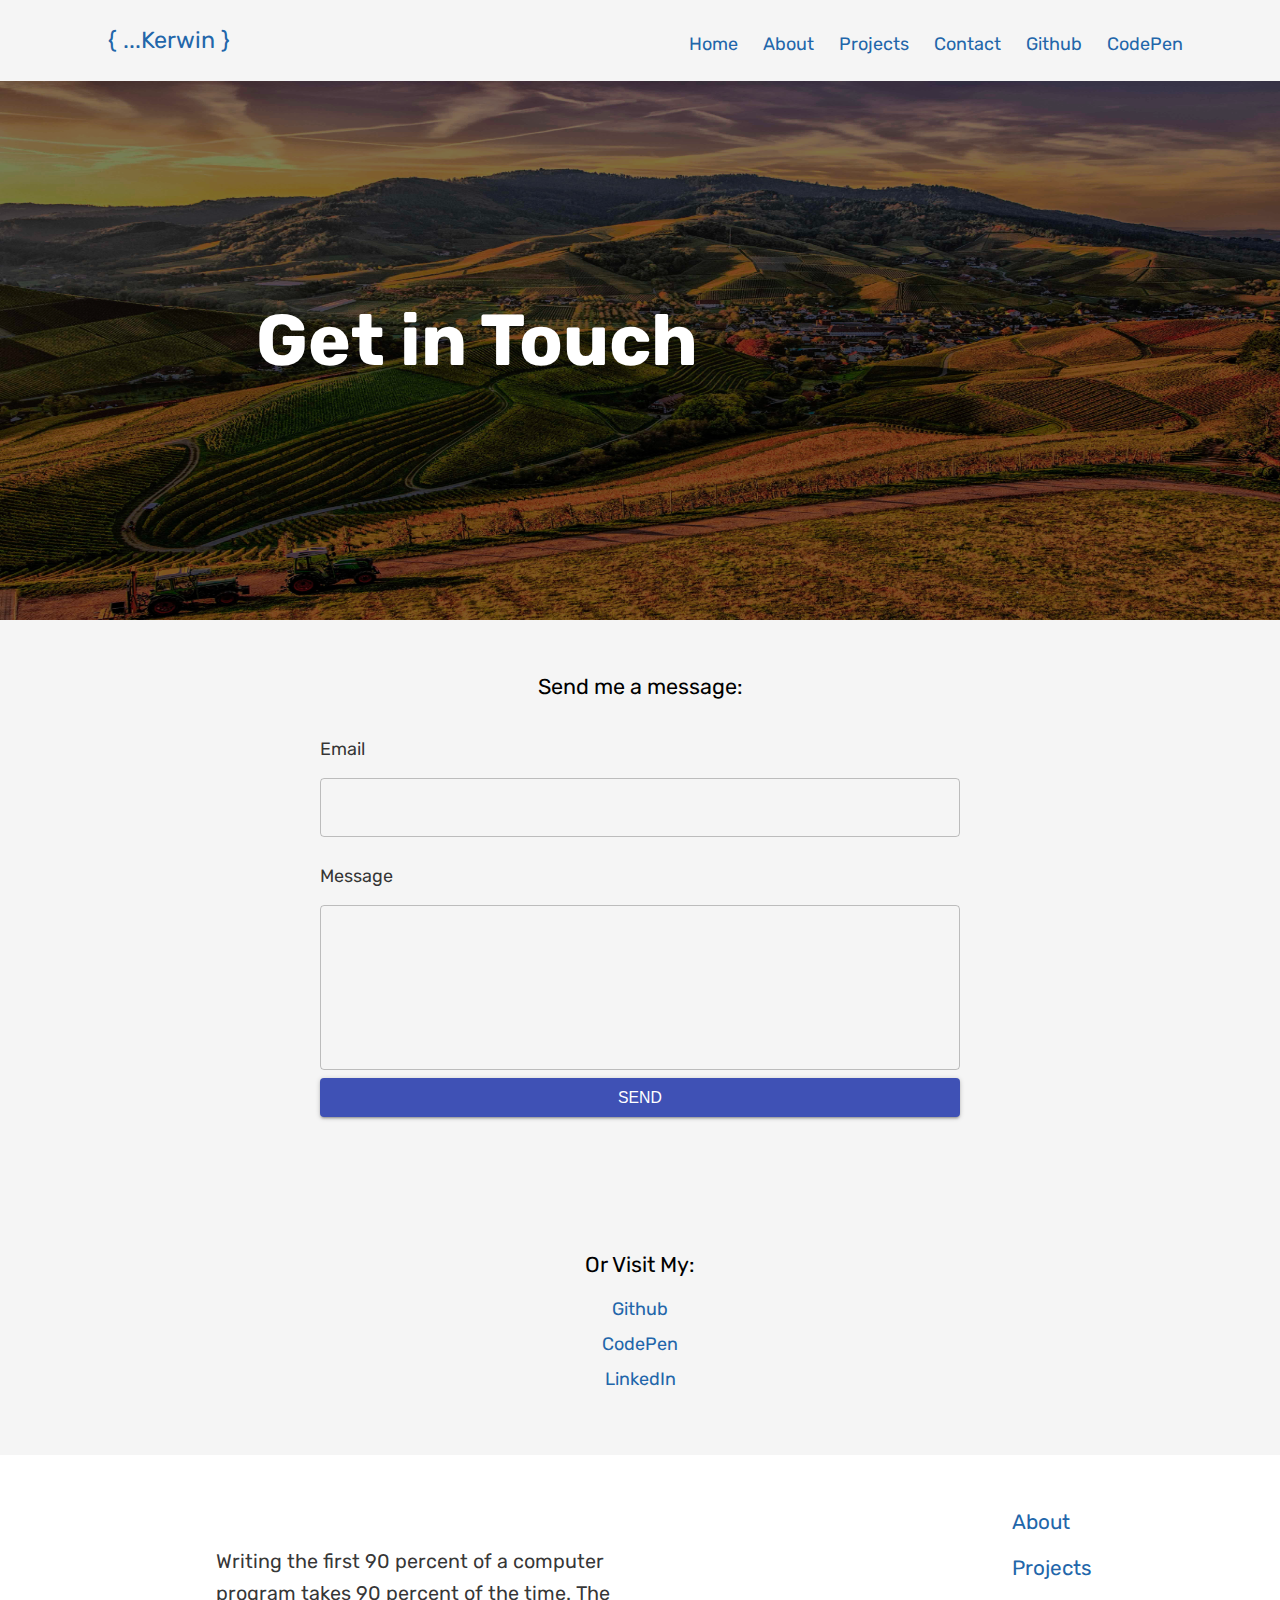
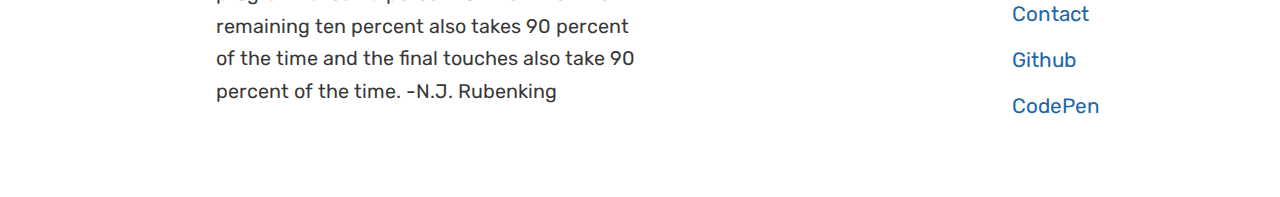
<file: contact/index.html>
<!DOCTYPE html><html><head><meta charSet="utf-8"/><meta http-equiv="x-ua-compatible" content="ie=edge"/><meta name="viewport" content="width=device-width, initial-scale=1, shrink-to-fit=no"/><style data-href="/styles.ee97e8746b8d953e4bdb.css">@import url(https://fonts.googleapis.com/css?family=Rubik);body{padding-top:80px}header{z-index:2;display:flex!important;background-color:#f5f5f5;flex-direction:row;justify-content:space-between;position:fixed;top:0;height:50px;width:100%;padding:1.7rem 4rem 50px 6rem}header .header-module--logo--3cCyS{font-size:1.3rem;top:50%;position:absolute;-webkit-transform:translateY(-50%);transform:translateY(-50%)}@media (max-width:780px){header .header-module--logo--3cCyS{display:none}}header a{text-decoration:none;padding-right:25px;color:#26a}@media (max-width:480px){header .header-module--rmOnMobile--1PKNy,header .header-module--rmOnSmallest--2SJXy{display:none}header{justify-content:center}}footer{height:auto;display:flex!important;justify-content:space-between;padding:3rem 10rem}footer nav{display:flex;flex-direction:column}footer nav a{margin-bottom:1.1rem;text-decoration:none;color:#26a;font-size:1.15rem}footer div{width:500px;padding:2rem;line-height:1.8rem;font-size:1.1rem}@media (max-width:480px){footer{padding:0}footer nav{padding:2rem}}html{font-family:Rubik,sans-serif;-ms-text-size-adjust:100%;-webkit-text-size-adjust:100%}body{margin:0}article,aside,details,figcaption,figure,footer,header,main,menu,nav,section,summary{display:block}audio,canvas,progress,video{display:inline-block}audio:not([controls]){display:none;height:0}progress{vertical-align:baseline}[hidden],template{display:none}a{background-color:transparent;-webkit-text-decoration-skip:objects}a:active,a:hover{outline-width:0}abbr[title]{border-bottom:none;text-decoration:underline;-webkit-text-decoration:underline dotted;text-decoration:underline dotted}b,strong{font-weight:inherit;font-weight:bolder}dfn{font-style:italic}h1{font-size:2em;margin:.67em 0}h3{color:#fff}mark{background-color:#ff0;color:#000}small{font-size:80%}sub,sup{font-size:75%;line-height:0;position:relative;vertical-align:baseline}sub{bottom:-.25em}sup{top:-.5em}img{border-style:none}svg:not(:root){overflow:hidden}code,header,kbd,nav,pre,samp{font-family:Rubik,sans-serif;font-size:1em}figure{margin:1em 40px}hr{box-sizing:content-box;height:0;overflow:visible}button,input,optgroup,select,textarea{font:inherit;margin:0}optgroup{font-weight:700}button,input{overflow:visible}button,select{text-transform:none}[type=reset],[type=submit],button,html [type=button]{-webkit-appearance:button}[type=button]::-moz-focus-inner,[type=reset]::-moz-focus-inner,[type=submit]::-moz-focus-inner,button::-moz-focus-inner{border-style:none;padding:0}[type=button]:-moz-focusring,[type=reset]:-moz-focusring,[type=submit]:-moz-focusring,button:-moz-focusring{outline:1px dotted ButtonText}fieldset{border:1px solid silver;margin:0 2px;padding:.35em .625em .75em}legend{box-sizing:border-box;color:inherit;display:table;max-width:100%;padding:0;white-space:normal}textarea{overflow:auto}[type=checkbox],[type=radio]{box-sizing:border-box;padding:0}[type=number]::-webkit-inner-spin-button,[type=number]::-webkit-outer-spin-button{height:auto}[type=search]{-webkit-appearance:textfield;outline-offset:-2px}[type=search]::-webkit-search-cancel-button,[type=search]::-webkit-search-decoration{-webkit-appearance:none}::-webkit-input-placeholder{color:inherit;opacity:.54}::-webkit-file-upload-button{-webkit-appearance:button;font:inherit}html{font:112.5%/1.45em georgia,serif;box-sizing:border-box;overflow-y:scroll}*,:after,:before{box-sizing:inherit}body{color:rgba(0,0,0,.8);font-family:Rubik,serif;font-weight:400;word-wrap:break-word;-webkit-font-kerning:normal;font-kerning:normal;-ms-font-feature-settings:"kern","liga","clig","calt";-webkit-font-feature-settings:"kern","liga","clig","calt";font-feature-settings:"kern","liga","clig","calt"}img{max-width:100%;padding:0;margin:0 0 1.45rem}h1{font-size:2.25rem}h1,h2{padding:0;margin:0 0 1.45rem;color:inherit;font-family:-apple-system,Rubik,BlinkMacSystemFont,Segoe UI,Roboto,Oxygen,Ubuntu,Cantarell,Fira Sans,Droid Sans,Helvetica Neue,sans-serif;font-weight:700;text-rendering:optimizeLegibility;line-height:1.1}h2{font-size:1.62671rem}h3{font-size:1.38316rem}h3,h4{padding:0;margin:0 0 1.45rem;color:inherit;font-family:-apple-system,Rubik,BlinkMacSystemFont,Segoe UI,Roboto,Oxygen,Ubuntu,Cantarell,Fira Sans,Droid Sans,Helvetica Neue,sans-serif;font-weight:700;text-rendering:optimizeLegibility;line-height:1.1}h4{font-size:1rem}h5{font-size:.85028rem}h5,h6{padding:0;margin:0 0 1.45rem;color:inherit;font-family:-apple-system,Rubik,BlinkMacSystemFont,Segoe UI,Roboto,Oxygen,Ubuntu,Cantarell,Fira Sans,Droid Sans,Helvetica Neue,sans-serif;font-weight:700;text-rendering:optimizeLegibility;line-height:1.1}h6{font-size:.78405rem}hgroup{padding:0;margin:0 0 1.45rem}ol,ul{padding:0;margin:0 0 1.45rem 1.45rem;list-style-position:outside;list-style-image:none}dd,dl,figure,p{padding:0;margin:0 0 1.45rem}pre{margin:0 0 1.45rem;font-size:.85rem;line-height:1.42;background:rgba(0,0,0,.04);border-radius:3px;overflow:auto;word-wrap:normal;padding:1.45rem}table{font-size:1rem;line-height:1.45rem;border-collapse:collapse;width:100%}fieldset,table{padding:0;margin:0 0 1.45rem}blockquote{padding:0;margin:0 1.45rem 1.45rem}form,iframe,noscript{padding:0;margin:0 0 1.45rem}hr{padding:0;margin:0 0 calc(1.45rem - 1px);background:rgba(0,0,0,.2);border:none;height:1px}address{padding:0;margin:0 0 1.45rem}b,dt,strong,th{font-weight:700}li{margin-bottom:.725rem}ol li,ul li{padding-left:0}li>ol,li>ul{margin-left:1.45rem;margin-bottom:.725rem;margin-top:.725rem}blockquote :last-child,li :last-child,p :last-child{margin-bottom:0}li>p{margin-bottom:.725rem}code,kbd,samp{font-size:.85rem;line-height:1.45rem}abbr,abbr[title],acronym{border-bottom:1px dotted rgba(0,0,0,.5);cursor:help}abbr[title]{text-decoration:none}td,th,thead{text-align:left}td,th{border-bottom:1px solid rgba(0,0,0,.12);font-feature-settings:"tnum";-moz-font-feature-settings:"tnum";-ms-font-feature-settings:"tnum";-webkit-font-feature-settings:"tnum";padding:.725rem .96667rem calc(.725rem - 1px)}td:first-child,th:first-child{padding-left:0}td:last-child,th:last-child{padding-right:0}code,tt{background-color:rgba(0,0,0,.04);border-radius:3px;font-family:SFMono-Regular,Consolas,Roboto Mono,Droid Sans Mono,Liberation Mono,Menlo,Courier,monospace;padding:.2em 0}pre code{background:none;line-height:1.42}code:after,code:before,tt:after,tt:before{letter-spacing:-.2em;content:" "}pre code:after,pre code:before,pre tt:after,pre tt:before{content:""}@media only screen and (max-width:480px){html{font-size:100%}}.pageHead-module--headAboveFold--1pUzQ{display:flex;flex-direction:row;justify-content:space-around;height:30rem;padding:0 10%;background-color:#212121;position:relative}.pageHead-module--headerImg--1jFWF{width:100%;height:100%;position:absolute}.pageHead-module--headText--2nAPT{z-index:2;color:#fff;top:50%;position:absolute;left:20%;-webkit-transform:translateY(-50%);transform:translateY(-50%)}.pageHead-module--overlay--22-T9{width:100%;height:100%;position:absolute;z-index:1;background-color:rgba(0,0,0,.5)}@media (max-width:780px){.pageHead-module--headAboveFold--1pUzQ{flex-direction:column;padding:0}}.full-slider,.full-slider .et_pb_slider .et_pb_slide{min-height:calc(100vh - 100px)}@media only screen and (min-width:981px){#logo{vertical-align:top}}.services:hover{background:#003d78}.circle{background:rgba(0,27,100,.73);border-radius:100%;height:450px;width:450px;overflow:hidden;padding-left:20%;padding-right:20%;padding-top:30%;text-align:center;margin-top:-80px}@media (max-width:980px){.circle{padding-top:10%;padding-left:0;padding-right:0;margin:0 auto}}.et_contact_bottom_container{color:#fff}.et_header_style_split #et_top_search{display:none}@media (max-width:768px){#main-header .et_mobile_menu{background-color:#0f2f72}}@media (max-width:768px){.et_pb_text>:last-child{margin-left:10px}}@media (max-width:768px){.circle{height:340px!important;width:340px!important}}.circle2 h1{font-size:15pt;line-height:130px;text-align:center}.circle2{background:rgba(139,0,16,.6)!important;border-radius:100%!important;height:150px!important;width:150px!important;overflow:hidden!important;padding-top:7%!important;text-align:center!important;margin-top:-20px!important}@media (max-width:767px){.circle2{background:rgba(139,0,16,.6);border-radius:100%!important;height:140px!important;width:140px!important;overflow:hidden;padding-left:0;padding-right:0;padding-top:30%;text-align:center;margin-top:-20px!important}}.loader{color:#30cfd0;font-size:90px;text-indent:-9999em;overflow:hidden;width:1em;height:1em;border-radius:50%;margin:72px auto;position:relative;-webkit-transform:translateZ(0);transform:translateZ(0);-webkit-animation:load6 1.7s ease infinite,round 1.7s ease infinite;animation:load6 1.7s ease infinite,round 1.7s ease infinite}@-webkit-keyframes load6{0%{box-shadow:0 -.83em 0 -.4em,0 -.83em 0 -.42em,0 -.83em 0 -.44em,0 -.83em 0 -.46em,0 -.83em 0 -.477em}5%,95%{box-shadow:0 -.83em 0 -.4em,0 -.83em 0 -.42em,0 -.83em 0 -.44em,0 -.83em 0 -.46em,0 -.83em 0 -.477em}10%,59%{box-shadow:0 -.83em 0 -.4em,-.087em -.825em 0 -.42em,-.173em -.812em 0 -.44em,-.256em -.789em 0 -.46em,-.297em -.775em 0 -.477em}20%{box-shadow:0 -.83em 0 -.4em,-.338em -.758em 0 -.42em,-.555em -.617em 0 -.44em,-.671em -.488em 0 -.46em,-.749em -.34em 0 -.477em}38%{box-shadow:0 -.83em 0 -.4em,-.377em -.74em 0 -.42em,-.645em -.522em 0 -.44em,-.775em -.297em 0 -.46em,-.82em -.09em 0 -.477em}to{box-shadow:0 -.83em 0 -.4em,0 -.83em 0 -.42em,0 -.83em 0 -.44em,0 -.83em 0 -.46em,0 -.83em 0 -.477em}}@keyframes load6{0%{box-shadow:0 -.83em 0 -.4em,0 -.83em 0 -.42em,0 -.83em 0 -.44em,0 -.83em 0 -.46em,0 -.83em 0 -.477em}5%,95%{box-shadow:0 -.83em 0 -.4em,0 -.83em 0 -.42em,0 -.83em 0 -.44em,0 -.83em 0 -.46em,0 -.83em 0 -.477em}10%,59%{box-shadow:0 -.83em 0 -.4em,-.087em -.825em 0 -.42em,-.173em -.812em 0 -.44em,-.256em -.789em 0 -.46em,-.297em -.775em 0 -.477em}20%{box-shadow:0 -.83em 0 -.4em,-.338em -.758em 0 -.42em,-.555em -.617em 0 -.44em,-.671em -.488em 0 -.46em,-.749em -.34em 0 -.477em}38%{box-shadow:0 -.83em 0 -.4em,-.377em -.74em 0 -.42em,-.645em -.522em 0 -.44em,-.775em -.297em 0 -.46em,-.82em -.09em 0 -.477em}to{box-shadow:0 -.83em 0 -.4em,0 -.83em 0 -.42em,0 -.83em 0 -.44em,0 -.83em 0 -.46em,0 -.83em 0 -.477em}}@-webkit-keyframes round{0%{-webkit-transform:rotate(0deg);transform:rotate(0deg)}to{-webkit-transform:rotate(1turn);transform:rotate(1turn)}}@keyframes round{0%{-webkit-transform:rotate(0deg);transform:rotate(0deg)}to{-webkit-transform:rotate(1turn);transform:rotate(1turn)}}#contact-form{width:50%}#contact-form,#form-wrapper{display:flex;flex-direction:column}#form-wrapper{padding:3rem 0;align-items:center}input{width:100%;padding:5px 10px;margin:8px 0;-webkit-transition:all .2s;transition:all .2s}label{padding-top:1rem}.MuiOutlinedInput-multiline-11{margin-bottom:2rem}.links{flex-direction:column;display:flex;align-items:center;margin-top:3rem}.title{margin-bottom:1rem;color:#000;font-size:1.2rem}.links a{text-decoration:none;font-size:1rem;color:#26a;margin-bottom:.5rem}.links{padding-bottom:3rem}#index-module--indexAboveFold--Dy0R_{height:25rem}.index-module--avatar--2ElqA{height:24rem;margin-top:1.5%}h1{font-size:4rem}h3{font-size:1.2rem;line-height:1.8rem}h1,h3{color:#fff;margin:0 0 1rem}a{text-decoration:none}.index-module--project--1BQly{position:relative;width:100%;height:25rem;overflow:hidden}.index-module--project--1BQly img{width:100%;height:100%}.index-module--projectOverlay--1hsss{position:absolute;z-index:1;width:100%;height:100%;background-color:rgba(0,0,0,.4)}.index-module--projectOverlay--1hsss p{opacity:0;text-align:center;font-size:1.5rem;color:#fff;line-height:2rem;top:50%;font-weight:400;position:absolute;left:50%;background-color:rgba(0,0,0,.5);padding:2rem;-webkit-transform:translate(-50%,-50%);transform:translate(-50%,-50%);-webkit-transition:all 1s;transition:all 1s}.index-module--projectOverlay--1hsss:hover p{opacity:1}@media (max-width:780px){.index-module--avatar--2ElqA{display:none}}.vertical-timeline *{box-sizing:border-box}.vertical-timeline{width:95%;max-width:1170px;margin:2em auto;position:relative;padding:2em 0}.vertical-timeline:after{content:"";display:table;clear:both}.vertical-timeline:before{content:"";position:absolute;top:0;left:18px;height:100%;width:4px;background:#fff}@media only screen and (min-width:1170px){.vertical-timeline.vertical-timeline--two-columns{margin-top:3em;margin-bottom:3em;width:90%}.vertical-timeline.vertical-timeline--two-columns:before{left:50%;margin-left:-2px}}.vertical-timeline-element{position:relative;margin:2em 0}.vertical-timeline-element>div{min-height:1px}.vertical-timeline-element:after{content:"";display:table;clear:both}.vertical-timeline-element:first-child{margin-top:0}.vertical-timeline-element:last-child{margin-bottom:0}@media only screen and (min-width:1170px){.vertical-timeline-element{margin:4em 0}.vertical-timeline-element:first-child{margin-top:0}.vertical-timeline-element:last-child{margin-bottom:0}}.vertical-timeline-element-icon{position:absolute;top:0;left:0;width:40px;height:40px;border-radius:50%;box-shadow:0 0 0 4px #fff,inset 0 2px 0 rgba(0,0,0,.08),0 3px 0 4px rgba(0,0,0,.05)}.vertical-timeline-element-icon svg{display:block;width:24px;height:24px;position:relative;left:50%;top:50%;margin-left:-12px;margin-top:-12px}@media only screen and (min-width:1170px){.vertical-timeline--two-columns .vertical-timeline-element-icon{width:60px;height:60px;left:50%;margin-left:-30px}}.vertical-timeline-element-icon{-webkit-transform:translateZ(0);-webkit-backface-visibility:hidden}.vertical-timeline--animate .vertical-timeline-element-icon.is-hidden{visibility:hidden}.vertical-timeline--animate .vertical-timeline-element-icon.bounce-in{visibility:visible;-webkit-animation:cd-bounce-1 .6s;animation:cd-bounce-1 .6s}@-webkit-keyframes cd-bounce-1{0%{opacity:0;-webkit-transform:scale(.5)}60%{opacity:1;-webkit-transform:scale(1.2)}to{-webkit-transform:scale(1)}}@keyframes cd-bounce-1{0%{opacity:0;-webkit-transform:scale(.5);transform:scale(.5)}60%{opacity:1;-webkit-transform:scale(1.2);transform:scale(1.2)}to{-webkit-transform:scale(1);transform:scale(1)}}.vertical-timeline-element-content{position:relative;margin-left:60px;background:#fff;border-radius:.25em;padding:1em;box-shadow:0 3px 0 #ddd}.vertical-timeline-element--no-children .vertical-timeline-element-content{background:0 0;box-shadow:none}.vertical-timeline-element-content:after{content:"";display:table;clear:both}.vertical-timeline-element-content h2{color:#303e49}.vertical-timeline-element-content .vertical-timeline-element-date,.vertical-timeline-element-content p{font-size:13px;font-size:.8125rem;font-weight:500;color:#333}.vertical-timeline-element-content .vertical-timeline-element-date{display:inline-block}.vertical-timeline-element-content p{margin:1em 0 0;line-height:1.6}.vertical-timeline-element-subtitle,.vertical-timeline-element-title{margin:0}.vertical-timeline-element-content .vertical-timeline-element-date{float:left;padding:.8em 0;opacity:.7}.vertical-timeline-element-content:before{content:"";position:absolute;top:16px;right:100%;height:0;width:0;border:7px solid transparent;border-right-color:#fff}.vertical-timeline-element--no-children .vertical-timeline-element-content:before{display:none}@media only screen and (min-width:768px){.vertical-timeline-element-content h2{font-size:20px;font-size:1.25rem}.vertical-timeline-element-content p{font-size:16px;font-size:1rem}.vertical-timeline-element-content .vertical-timeline-element-date{font-size:14px;font-size:.875rem}}@media only screen and (min-width:1170px){.vertical-timeline--two-columns .vertical-timeline-element-content{margin-left:0;padding:1.5em;width:44%}.vertical-timeline--two-columns .vertical-timeline-element-content:before{top:24px;left:100%;border-color:transparent transparent transparent #fff}.vertical-timeline--two-columns .vertical-timeline-element-content .vertical-timeline-element-date{position:absolute;width:100%;left:124%;top:6px;font-size:16px;font-size:1rem}.vertical-timeline--two-columns .vertical-timeline-element.vertical-timeline-element--right .vertical-timeline-element-content,.vertical-timeline--two-columns .vertical-timeline-element:nth-child(2n):not(.vertical-timeline-element--left) .vertical-timeline-element-content{float:right}.vertical-timeline--two-columns .vertical-timeline-element.vertical-timeline-element--right .vertical-timeline-element-content:before,.vertical-timeline--two-columns .vertical-timeline-element:nth-child(2n):not(.vertical-timeline-element--left) .vertical-timeline-element-content:before{top:24px;left:auto;right:100%;border-color:transparent #fff transparent transparent}.vertical-timeline--two-columns .vertical-timeline-element.vertical-timeline-element--right .vertical-timeline-element-content .vertical-timeline-element-date,.vertical-timeline--two-columns .vertical-timeline-element:nth-child(2n):not(.vertical-timeline-element--left) .vertical-timeline-element-content .vertical-timeline-element-date{left:auto;right:124%;text-align:right}}.vertical-timeline--animate .vertical-timeline-element-content.is-hidden{visibility:hidden}.vertical-timeline--animate .vertical-timeline-element-content.bounce-in{visibility:visible;-webkit-animation:cd-bounce-2 .6s;animation:cd-bounce-2 .6s}@media only screen and (min-width:1170px){.vertical-timeline--two-columns.vertical-timeline--animate .vertical-timeline-element.vertical-timeline-element--right .vertical-timeline-element-content.bounce-in,.vertical-timeline--two-columns.vertical-timeline--animate .vertical-timeline-element:nth-child(2n):not(.vertical-timeline-element--left) .vertical-timeline-element-content.bounce-in{-webkit-animation:cd-bounce-2-inverse .6s;animation:cd-bounce-2-inverse .6s}}@media only screen and (max-width:1169px){.vertical-timeline--animate .vertical-timeline-element-content.bounce-in{visibility:visible;-webkit-animation:cd-bounce-2-inverse .6s;animation:cd-bounce-2-inverse .6s}}@-webkit-keyframes cd-bounce-2{0%{opacity:0;-webkit-transform:translateX(-100px)}60%{opacity:1;-webkit-transform:translateX(20px)}to{-webkit-transform:translateX(0)}}@keyframes cd-bounce-2{0%{opacity:0;-webkit-transform:translateX(-100px);transform:translateX(-100px)}60%{opacity:1;-webkit-transform:translateX(20px);transform:translateX(20px)}to{-webkit-transform:translateX(0);transform:translateX(0)}}@-webkit-keyframes cd-bounce-2-inverse{0%{opacity:0;-webkit-transform:translateX(100px)}60%{opacity:1;-webkit-transform:translateX(-20px)}to{-webkit-transform:translateX(0)}}@keyframes cd-bounce-2-inverse{0%{opacity:0;-webkit-transform:translateX(100px);transform:translateX(100px)}60%{opacity:1;-webkit-transform:translateX(-20px);transform:translateX(-20px)}to{-webkit-transform:translateX(0);transform:translateX(0)}}.vertical-timeline-element-content{padding-top:0!important}main{background-color:#f5f5f5}#projects-module--projectSection--3PocW{margin:0 4rem}.projects-module--project--3fyrN,.projects-module--projectReverse--1_LK3{display:flex;justify-content:center;margin-top:2rem}.projects-module--imgWrapper--1tfIq{max-width:40%;height:400px;position:relative}.projects-module--imgOverlay--3EJw_{color:#fff;position:absolute;top:0;left:0;height:100%;width:100%;display:inline-block;opacity:0;-webkit-transition:opacity .9s;transition:opacity .9s}.projects-module--imgWrapper--1tfIq:hover .projects-module--imgOverlay--3EJw_{-webkit-transition:opacity .9s;transition:opacity .9s;opacity:1;background-color:rgba(0,0,0,.4)}.projects-module--imgWrapper--1tfIq img{width:100%;height:100%}.projects-module--builtWith--2ArLx{padding-top:3rem}.projects-module--builtWith--2ArLx ul{margin:0}.projects-module--builtWith--2ArLx ul li{list-style-type:none}.projects-module--builtWith--2ArLx li:first-child{font-size:1.5rem}.projects-module--builtWith--2ArLx li img{height:30px;width:30px;margin-right:15px}.projects-module--projectSectionWording--3-Fab{max-width:40%}.projects-module--projectSectionHeader--2lRwx{display:block;width:400px;margin:4rem 4rem 2rem;font-size:1.5rem}.projects-module--separator--qNeVZ{width:70px;border-bottom:3px solid #26a;display:block;margin:2rem 3rem}.projects-module--projectSectionText--3wXqU{margin:0 4rem;display:block}.projects-module--projectSectionText--3wXqU a{margin:.3rem 0;color:#26a;width:auto;text-decoration:none;-webkit-transition:-webkit-transform .2s;transition:-webkit-transform .2s;transition:transform .2s;transition:transform .2s,-webkit-transform .2s}.projects-module--projectSectionText--3wXqU a:hover{-webkit-transform:translateY(-10%);transform:translateY(-10%);-webkit-transition:-webkit-transform .3s;transition:-webkit-transform .3s;transition:transform .3s;transition:transform .3s,-webkit-transform .3s}@media (max-width:770px){.projects-module--project--3fyrN{flex-direction:column}.projects-module--projectReverse--1_LK3{flex-direction:column-reverse}.projects-module--imgWrapper--1tfIq,.projects-module--projectSectionWording--3-Fab{max-width:100%}.projects-module--projectSectionText--3wXqU{margin:0}.projects-module--separator--qNeVZ{margin-left:0}.projects-module--projectSectionHeader--2lRwx{width:auto;margin:2rem 0}}</style><meta name="generator" content="Gatsby 2.13.23"/><title data-react-helmet="true"></title><link rel="shortcut icon" href="/icons/icon-48x48.png"/><link rel="manifest" href="/manifest.webmanifest"/><meta name="theme-color" content="#663399"/><link rel="apple-touch-icon" sizes="48x48" href="/icons/icon-48x48.png"/><link rel="apple-touch-icon" sizes="72x72" href="/icons/icon-72x72.png"/><link rel="apple-touch-icon" sizes="96x96" href="/icons/icon-96x96.png"/><link rel="apple-touch-icon" sizes="144x144" href="/icons/icon-144x144.png"/><link rel="apple-touch-icon" sizes="192x192" href="/icons/icon-192x192.png"/><link rel="apple-touch-icon" sizes="256x256" href="/icons/icon-256x256.png"/><link rel="apple-touch-icon" sizes="384x384" href="/icons/icon-384x384.png"/><link rel="apple-touch-icon" sizes="512x512" href="/icons/icon-512x512.png"/><link rel="preconnect dns-prefetch" href="https://www.google-analytics.com"/><link as="script" rel="preload" href="/component---src-pages-contact-js-d8f7e47032eee9c3ad00.js"/><link as="script" rel="preload" href="/app-0bea6a5e3e202735b42a.js"/><link as="script" rel="preload" href="/10-8a3e966ec5946b60e69d.js"/><link as="script" rel="preload" href="/1-6fbd469bbc3281f25d3f.js"/><link as="script" rel="preload" href="/styles-871273b76e02091fa69b.js"/><link as="script" rel="preload" href="/webpack-runtime-dfdb49455dfd8fd13155.js"/><link as="fetch" rel="preload" href="/page-data\contact\page-data.json" crossOrigin="use-credentials"/></head><body><noscript id="gatsby-noscript">This app works best with JavaScript enabled.</noscript><div id="___gatsby"><div style="outline:none" tabindex="-1" role="group" id="gatsby-focus-wrapper"><header style="z-index:10000"><a href="/"><div class="header-module--logo--3cCyS">{ ...Kerwin }</div></a><nav><a href="/">Home</a><a href="/about">About</a><a href="/projects">Projects</a><a class="header-module--rmOnSmallest--2SJXy" href="/contact">Contact</a><a class="header-module--rmOnMobile--1PKNy" href="https://github.com/ktichmann" target="_blank">Github</a><a class="header-module--rmOnMobile--1PKNy" href="https://codepen.io/ktichmann" target="_blank">CodePen</a></nav></header><div style="margin:0 auto;padding-top:0"><main><div style="overflow:hidden" class="pageHead-module--headAboveFold--1pUzQ"><div class="pageHead-module--overlay--22-T9"></div><img style="height:100%" class="pageHead-module--headerImg--1jFWF" src="/static/contact-b8179eb6ede02838c90ba0625de1a261.jpg" alt="computer with code"/><div class="pageHead-module--headText--2nAPT"><h1>Get in Touch</h1></div></div><div id="form-wrapper"><span class="title">Send me a message:</span><div id="error_message"></div><div id="loader"></div><form id="contact-form"><label for="emailAddress">Email</label><div class="jss1 jss2"><div class="jss18 jss5 jss19"><fieldset aria-hidden="true" style="padding-left:8px" class="jss35 jss12"><legend class="jss36" style="width:0.01px"><span>&#8203;</span></legend></fieldset><input type="text" aria-invalid="false" class="jss28 jss13" id="email" name="emailAddress"/></div></div><label for="message">Message</label><div class="jss1 jss2"><div class="jss18 jss5 jss19 jss26 jss11"><fieldset aria-hidden="true" style="padding-left:8px" class="jss35 jss12"><legend class="jss36" style="width:0.01px"><span>&#8203;</span></legend></fieldset><textarea aria-invalid="false" class="jss28 jss13 jss30 jss15" id="message" name="message" rows="6"></textarea></div></div><button class="jss63 jss37 jss48 jss49 jss51 jss52" tabindex="0" type="submit"><span class="jss38">Send</span></button></form></div><div class="links"><span class="title">Or Visit My:</span><a target="_blank" href="https://github.com/ktichmann">Github</a><a target="_blank" href="https://codepen.io/ktichmann/">CodePen</a><a target="_blank" href="https://www.linkedin.com/in/kerwin-tichmann">LinkedIn</a></div></main><footer><div>Loading random quote...</div><nav><a href="/about">About</a><a href="/projects">Projects</a><a href="/contact">Contact</a><a href="https://github.com/ktichmann" target="_blank">Github</a><a href="https://codepen.io/ktichmann" target="_blank">CodePen</a></nav></footer></div></div></div><script>
  
  
  if(true) {
    (function(i,s,o,g,r,a,m){i['GoogleAnalyticsObject']=r;i[r]=i[r]||function(){
    (i[r].q=i[r].q||[]).push(arguments)},i[r].l=1*new Date();a=s.createElement(o),
    m=s.getElementsByTagName(o)[0];a.async=1;a.src=g;m.parentNode.insertBefore(a,m)
    })(window,document,'script','https://www.google-analytics.com/analytics.js','ga');
  }
  if (typeof ga === "function") {
    ga('create', 'UA-113230534-1', 'auto', {});
      
      
      
      }
      </script><script id="gatsby-script-loader">/*<![CDATA[*/window.pagePath="/contact/";window.webpackCompilationHash="38d7c53adc224d1ea0b0";/*]]>*/</script><script id="gatsby-chunk-mapping">/*<![CDATA[*/window.___chunkMapping={"app":["/app-0bea6a5e3e202735b42a.js"],"component---src-pages-404-js":["/component---src-pages-404-js-b6a299a010109ef3d73d.js"],"component---src-pages-about-js":["/component---src-pages-about-js-438ae2809745c8402380.js"],"component---src-pages-contact-js":["/component---src-pages-contact-js-d8f7e47032eee9c3ad00.js"],"component---src-pages-index-js":["/component---src-pages-index-js-96959781e12850f53983.js"],"component---src-pages-project-timeline-js":["/component---src-pages-project-timeline-js-4066c800cb33d5330e62.js"],"component---src-pages-projects-js":["/component---src-pages-projects-js-dcd22d6dd179bbb36189.js"]};/*]]>*/</script><script src="/webpack-runtime-dfdb49455dfd8fd13155.js" async=""></script><script src="/styles-871273b76e02091fa69b.js" async=""></script><script src="/1-6fbd469bbc3281f25d3f.js" async=""></script><script src="/10-8a3e966ec5946b60e69d.js" async=""></script><script src="/app-0bea6a5e3e202735b42a.js" async=""></script><script src="/component---src-pages-contact-js-d8f7e47032eee9c3ad00.js" async=""></script></body></html>
</file>
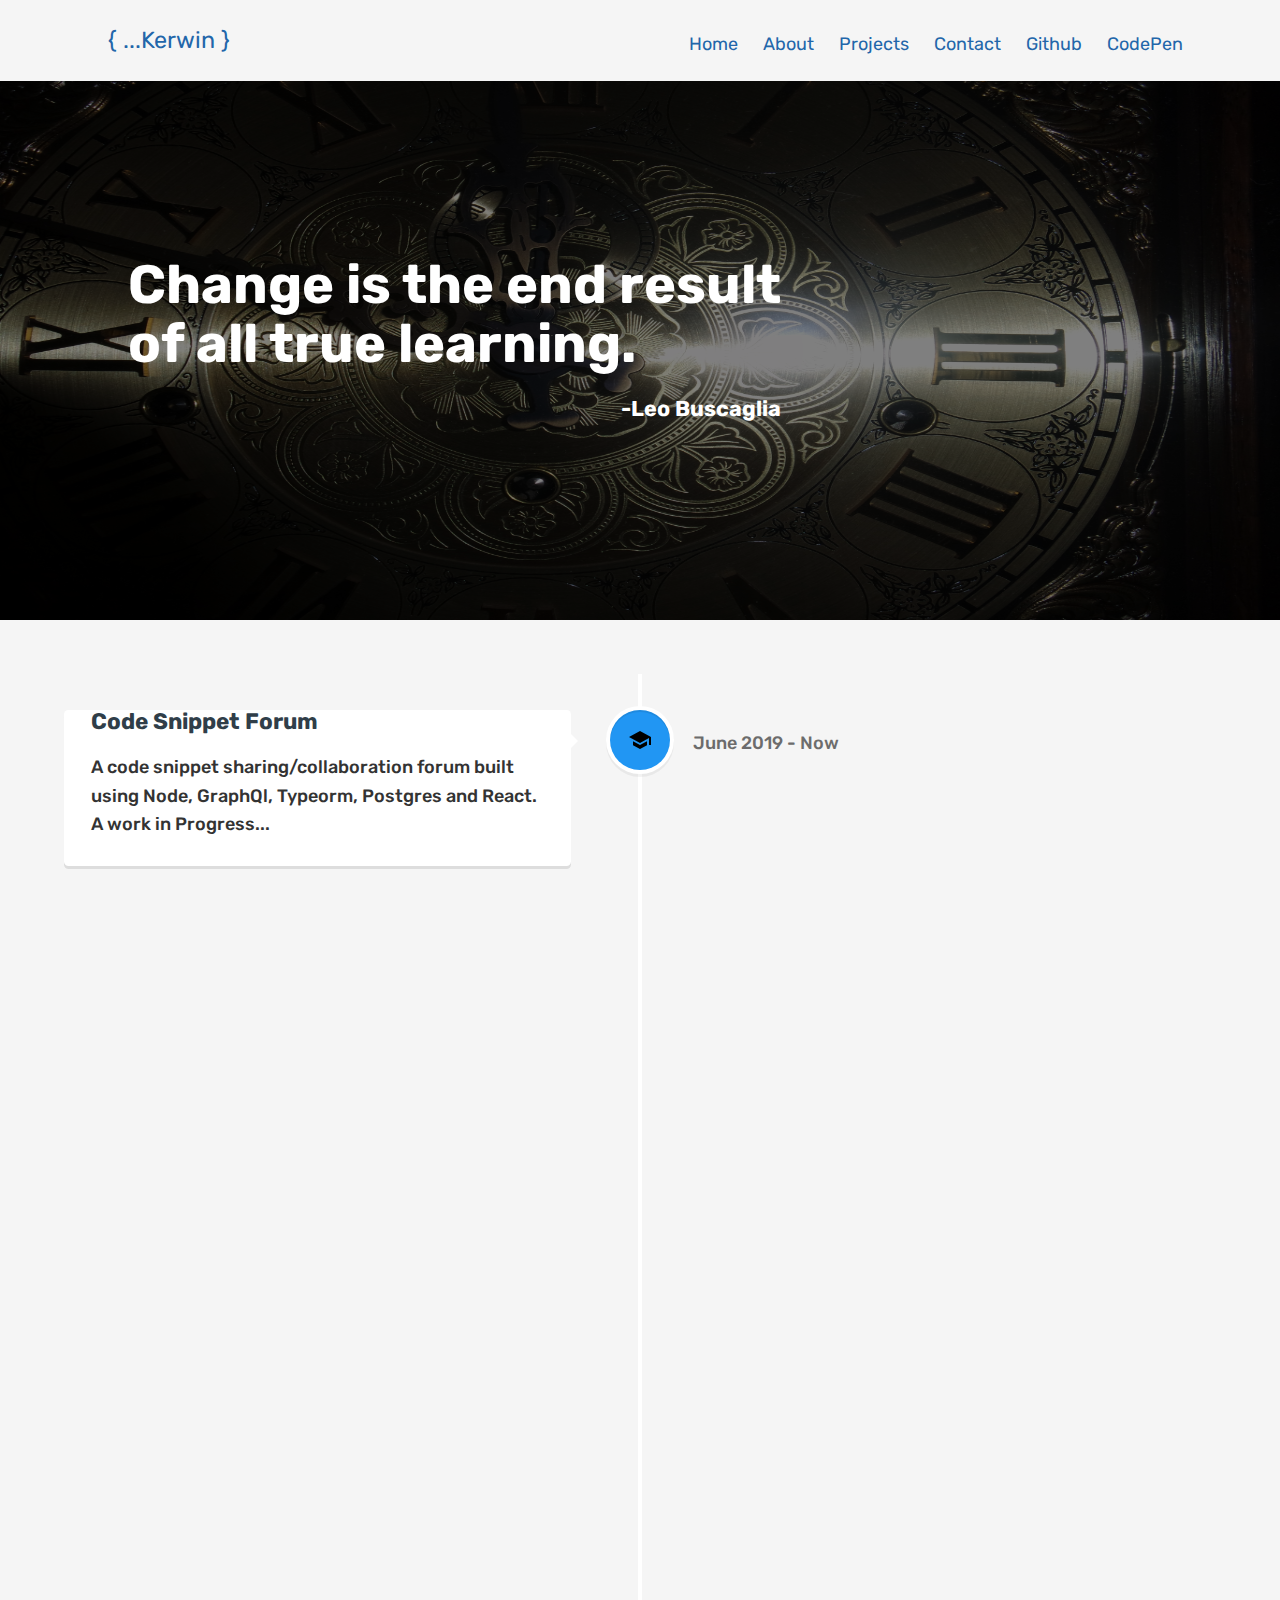
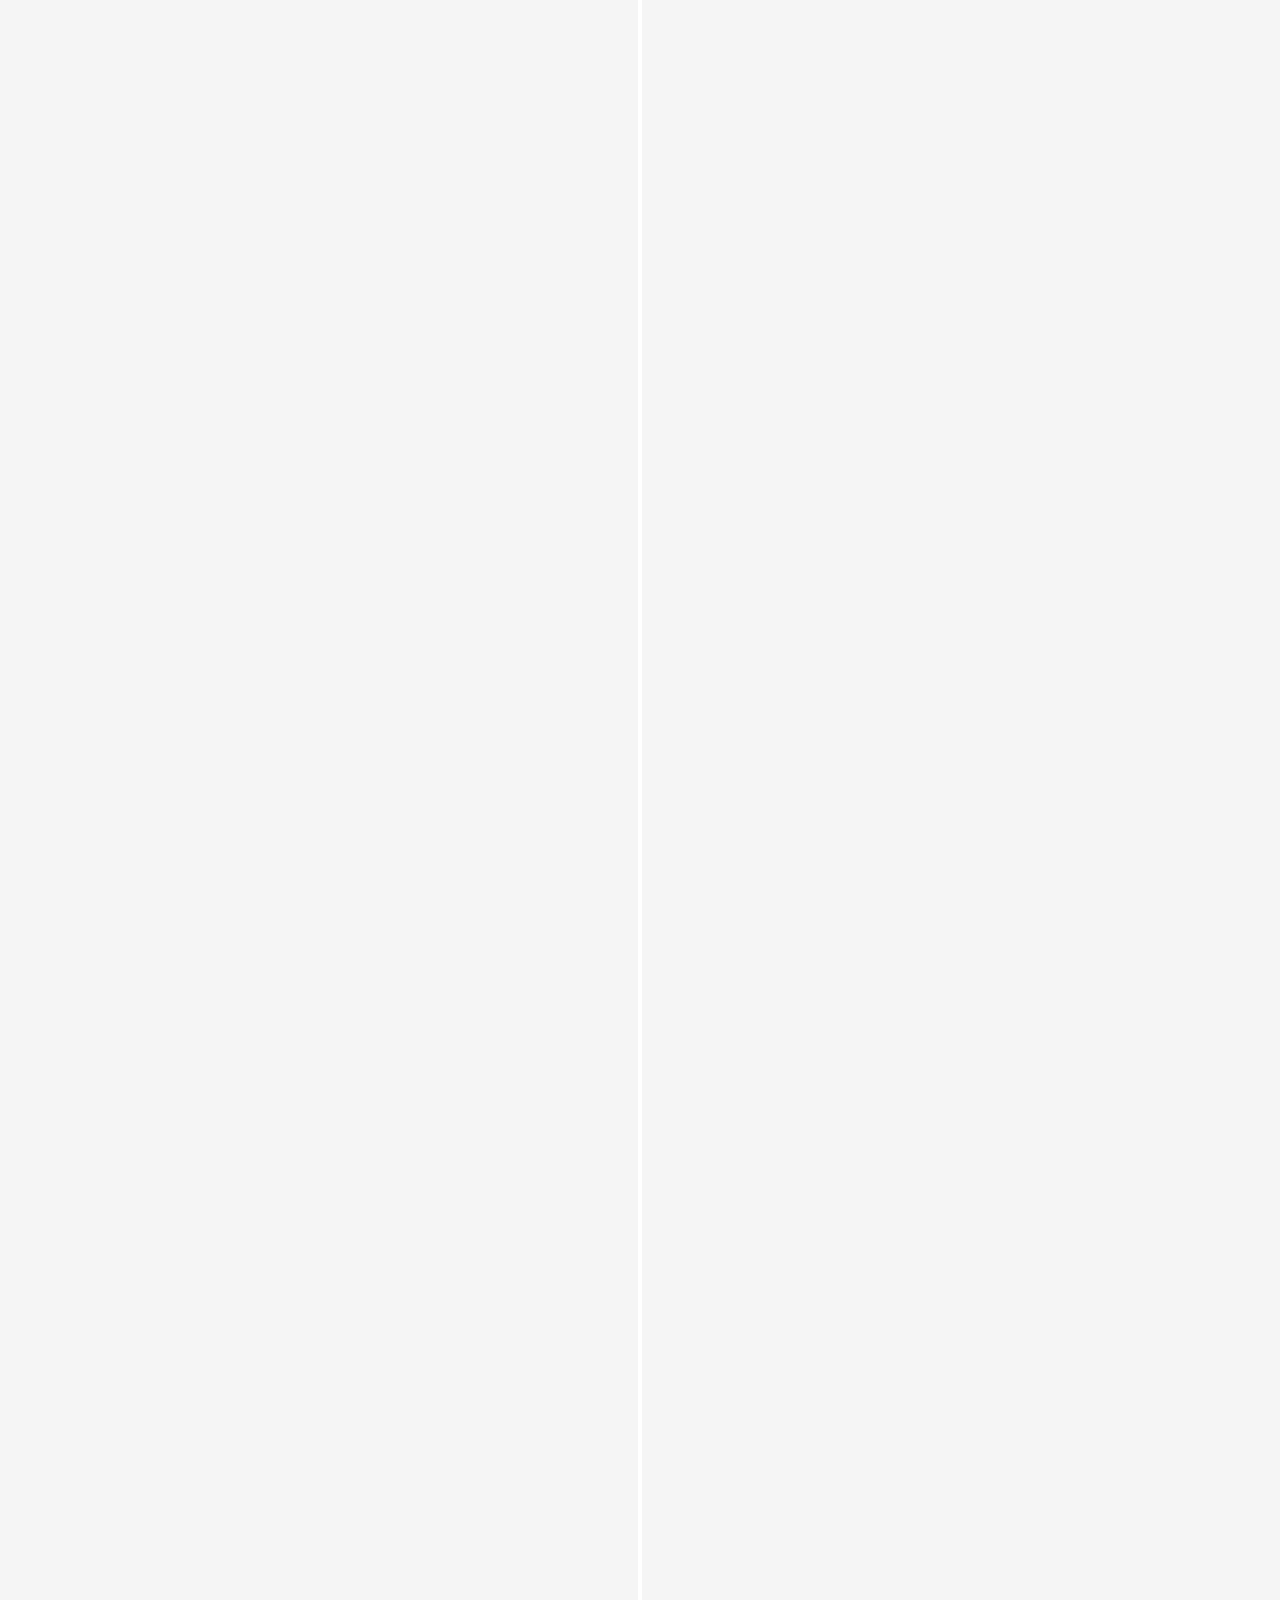
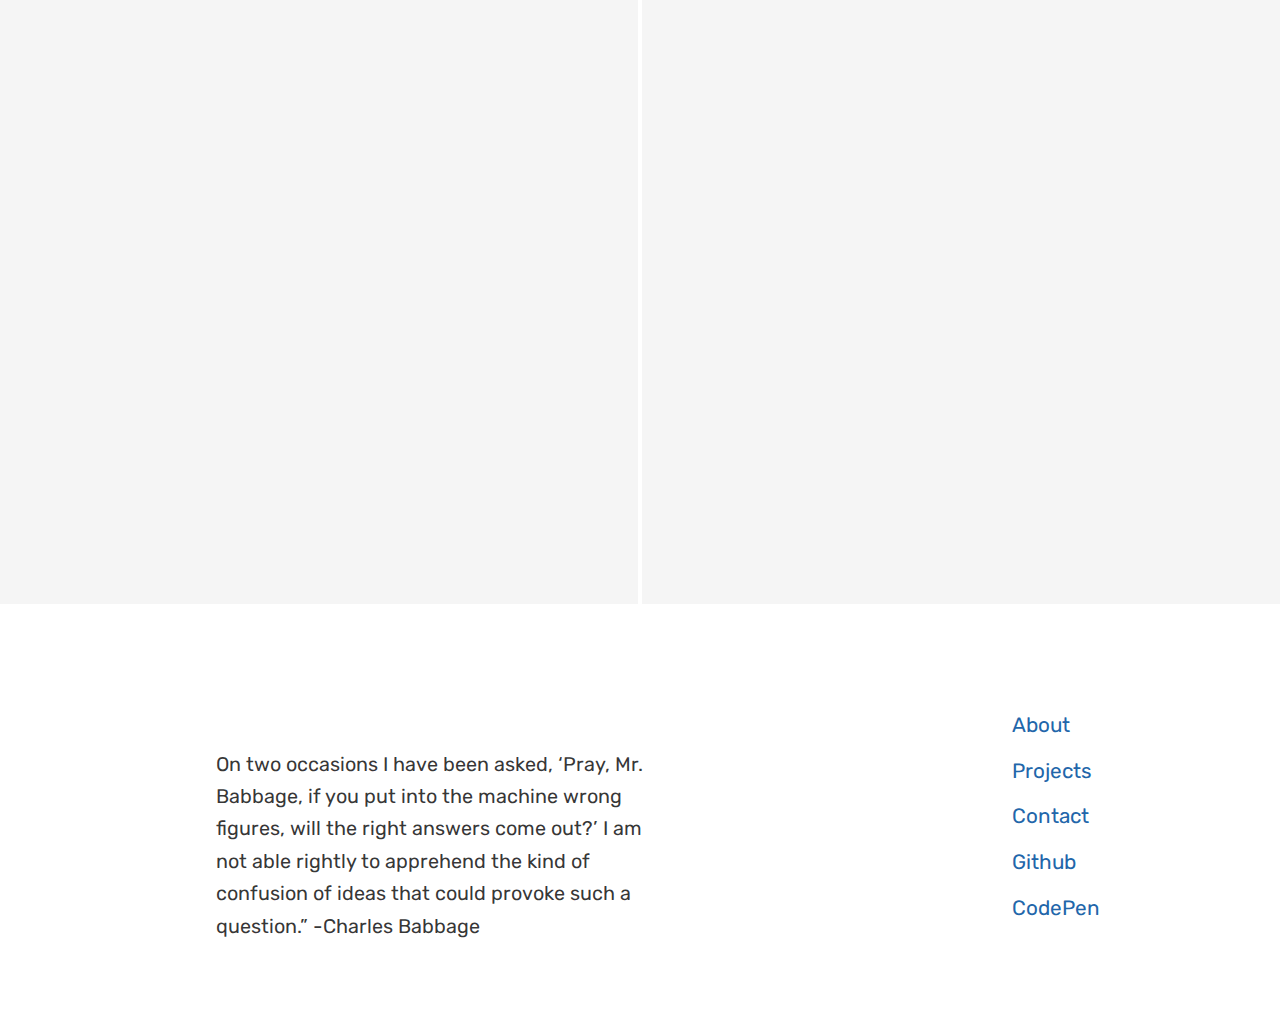
<file: project-timeline/index.html>
<!DOCTYPE html><html><head><meta charSet="utf-8"/><meta http-equiv="x-ua-compatible" content="ie=edge"/><meta name="viewport" content="width=device-width, initial-scale=1, shrink-to-fit=no"/><style data-href="/styles.ee97e8746b8d953e4bdb.css">@import url(https://fonts.googleapis.com/css?family=Rubik);body{padding-top:80px}header{z-index:2;display:flex!important;background-color:#f5f5f5;flex-direction:row;justify-content:space-between;position:fixed;top:0;height:50px;width:100%;padding:1.7rem 4rem 50px 6rem}header .header-module--logo--3cCyS{font-size:1.3rem;top:50%;position:absolute;-webkit-transform:translateY(-50%);transform:translateY(-50%)}@media (max-width:780px){header .header-module--logo--3cCyS{display:none}}header a{text-decoration:none;padding-right:25px;color:#26a}@media (max-width:480px){header .header-module--rmOnMobile--1PKNy,header .header-module--rmOnSmallest--2SJXy{display:none}header{justify-content:center}}footer{height:auto;display:flex!important;justify-content:space-between;padding:3rem 10rem}footer nav{display:flex;flex-direction:column}footer nav a{margin-bottom:1.1rem;text-decoration:none;color:#26a;font-size:1.15rem}footer div{width:500px;padding:2rem;line-height:1.8rem;font-size:1.1rem}@media (max-width:480px){footer{padding:0}footer nav{padding:2rem}}html{font-family:Rubik,sans-serif;-ms-text-size-adjust:100%;-webkit-text-size-adjust:100%}body{margin:0}article,aside,details,figcaption,figure,footer,header,main,menu,nav,section,summary{display:block}audio,canvas,progress,video{display:inline-block}audio:not([controls]){display:none;height:0}progress{vertical-align:baseline}[hidden],template{display:none}a{background-color:transparent;-webkit-text-decoration-skip:objects}a:active,a:hover{outline-width:0}abbr[title]{border-bottom:none;text-decoration:underline;-webkit-text-decoration:underline dotted;text-decoration:underline dotted}b,strong{font-weight:inherit;font-weight:bolder}dfn{font-style:italic}h1{font-size:2em;margin:.67em 0}h3{color:#fff}mark{background-color:#ff0;color:#000}small{font-size:80%}sub,sup{font-size:75%;line-height:0;position:relative;vertical-align:baseline}sub{bottom:-.25em}sup{top:-.5em}img{border-style:none}svg:not(:root){overflow:hidden}code,header,kbd,nav,pre,samp{font-family:Rubik,sans-serif;font-size:1em}figure{margin:1em 40px}hr{box-sizing:content-box;height:0;overflow:visible}button,input,optgroup,select,textarea{font:inherit;margin:0}optgroup{font-weight:700}button,input{overflow:visible}button,select{text-transform:none}[type=reset],[type=submit],button,html [type=button]{-webkit-appearance:button}[type=button]::-moz-focus-inner,[type=reset]::-moz-focus-inner,[type=submit]::-moz-focus-inner,button::-moz-focus-inner{border-style:none;padding:0}[type=button]:-moz-focusring,[type=reset]:-moz-focusring,[type=submit]:-moz-focusring,button:-moz-focusring{outline:1px dotted ButtonText}fieldset{border:1px solid silver;margin:0 2px;padding:.35em .625em .75em}legend{box-sizing:border-box;color:inherit;display:table;max-width:100%;padding:0;white-space:normal}textarea{overflow:auto}[type=checkbox],[type=radio]{box-sizing:border-box;padding:0}[type=number]::-webkit-inner-spin-button,[type=number]::-webkit-outer-spin-button{height:auto}[type=search]{-webkit-appearance:textfield;outline-offset:-2px}[type=search]::-webkit-search-cancel-button,[type=search]::-webkit-search-decoration{-webkit-appearance:none}::-webkit-input-placeholder{color:inherit;opacity:.54}::-webkit-file-upload-button{-webkit-appearance:button;font:inherit}html{font:112.5%/1.45em georgia,serif;box-sizing:border-box;overflow-y:scroll}*,:after,:before{box-sizing:inherit}body{color:rgba(0,0,0,.8);font-family:Rubik,serif;font-weight:400;word-wrap:break-word;-webkit-font-kerning:normal;font-kerning:normal;-ms-font-feature-settings:"kern","liga","clig","calt";-webkit-font-feature-settings:"kern","liga","clig","calt";font-feature-settings:"kern","liga","clig","calt"}img{max-width:100%;padding:0;margin:0 0 1.45rem}h1{font-size:2.25rem}h1,h2{padding:0;margin:0 0 1.45rem;color:inherit;font-family:-apple-system,Rubik,BlinkMacSystemFont,Segoe UI,Roboto,Oxygen,Ubuntu,Cantarell,Fira Sans,Droid Sans,Helvetica Neue,sans-serif;font-weight:700;text-rendering:optimizeLegibility;line-height:1.1}h2{font-size:1.62671rem}h3{font-size:1.38316rem}h3,h4{padding:0;margin:0 0 1.45rem;color:inherit;font-family:-apple-system,Rubik,BlinkMacSystemFont,Segoe UI,Roboto,Oxygen,Ubuntu,Cantarell,Fira Sans,Droid Sans,Helvetica Neue,sans-serif;font-weight:700;text-rendering:optimizeLegibility;line-height:1.1}h4{font-size:1rem}h5{font-size:.85028rem}h5,h6{padding:0;margin:0 0 1.45rem;color:inherit;font-family:-apple-system,Rubik,BlinkMacSystemFont,Segoe UI,Roboto,Oxygen,Ubuntu,Cantarell,Fira Sans,Droid Sans,Helvetica Neue,sans-serif;font-weight:700;text-rendering:optimizeLegibility;line-height:1.1}h6{font-size:.78405rem}hgroup{padding:0;margin:0 0 1.45rem}ol,ul{padding:0;margin:0 0 1.45rem 1.45rem;list-style-position:outside;list-style-image:none}dd,dl,figure,p{padding:0;margin:0 0 1.45rem}pre{margin:0 0 1.45rem;font-size:.85rem;line-height:1.42;background:rgba(0,0,0,.04);border-radius:3px;overflow:auto;word-wrap:normal;padding:1.45rem}table{font-size:1rem;line-height:1.45rem;border-collapse:collapse;width:100%}fieldset,table{padding:0;margin:0 0 1.45rem}blockquote{padding:0;margin:0 1.45rem 1.45rem}form,iframe,noscript{padding:0;margin:0 0 1.45rem}hr{padding:0;margin:0 0 calc(1.45rem - 1px);background:rgba(0,0,0,.2);border:none;height:1px}address{padding:0;margin:0 0 1.45rem}b,dt,strong,th{font-weight:700}li{margin-bottom:.725rem}ol li,ul li{padding-left:0}li>ol,li>ul{margin-left:1.45rem;margin-bottom:.725rem;margin-top:.725rem}blockquote :last-child,li :last-child,p :last-child{margin-bottom:0}li>p{margin-bottom:.725rem}code,kbd,samp{font-size:.85rem;line-height:1.45rem}abbr,abbr[title],acronym{border-bottom:1px dotted rgba(0,0,0,.5);cursor:help}abbr[title]{text-decoration:none}td,th,thead{text-align:left}td,th{border-bottom:1px solid rgba(0,0,0,.12);font-feature-settings:"tnum";-moz-font-feature-settings:"tnum";-ms-font-feature-settings:"tnum";-webkit-font-feature-settings:"tnum";padding:.725rem .96667rem calc(.725rem - 1px)}td:first-child,th:first-child{padding-left:0}td:last-child,th:last-child{padding-right:0}code,tt{background-color:rgba(0,0,0,.04);border-radius:3px;font-family:SFMono-Regular,Consolas,Roboto Mono,Droid Sans Mono,Liberation Mono,Menlo,Courier,monospace;padding:.2em 0}pre code{background:none;line-height:1.42}code:after,code:before,tt:after,tt:before{letter-spacing:-.2em;content:" "}pre code:after,pre code:before,pre tt:after,pre tt:before{content:""}@media only screen and (max-width:480px){html{font-size:100%}}.pageHead-module--headAboveFold--1pUzQ{display:flex;flex-direction:row;justify-content:space-around;height:30rem;padding:0 10%;background-color:#212121;position:relative}.pageHead-module--headerImg--1jFWF{width:100%;height:100%;position:absolute}.pageHead-module--headText--2nAPT{z-index:2;color:#fff;top:50%;position:absolute;left:20%;-webkit-transform:translateY(-50%);transform:translateY(-50%)}.pageHead-module--overlay--22-T9{width:100%;height:100%;position:absolute;z-index:1;background-color:rgba(0,0,0,.5)}@media (max-width:780px){.pageHead-module--headAboveFold--1pUzQ{flex-direction:column;padding:0}}.full-slider,.full-slider .et_pb_slider .et_pb_slide{min-height:calc(100vh - 100px)}@media only screen and (min-width:981px){#logo{vertical-align:top}}.services:hover{background:#003d78}.circle{background:rgba(0,27,100,.73);border-radius:100%;height:450px;width:450px;overflow:hidden;padding-left:20%;padding-right:20%;padding-top:30%;text-align:center;margin-top:-80px}@media (max-width:980px){.circle{padding-top:10%;padding-left:0;padding-right:0;margin:0 auto}}.et_contact_bottom_container{color:#fff}.et_header_style_split #et_top_search{display:none}@media (max-width:768px){#main-header .et_mobile_menu{background-color:#0f2f72}}@media (max-width:768px){.et_pb_text>:last-child{margin-left:10px}}@media (max-width:768px){.circle{height:340px!important;width:340px!important}}.circle2 h1{font-size:15pt;line-height:130px;text-align:center}.circle2{background:rgba(139,0,16,.6)!important;border-radius:100%!important;height:150px!important;width:150px!important;overflow:hidden!important;padding-top:7%!important;text-align:center!important;margin-top:-20px!important}@media (max-width:767px){.circle2{background:rgba(139,0,16,.6);border-radius:100%!important;height:140px!important;width:140px!important;overflow:hidden;padding-left:0;padding-right:0;padding-top:30%;text-align:center;margin-top:-20px!important}}.loader{color:#30cfd0;font-size:90px;text-indent:-9999em;overflow:hidden;width:1em;height:1em;border-radius:50%;margin:72px auto;position:relative;-webkit-transform:translateZ(0);transform:translateZ(0);-webkit-animation:load6 1.7s ease infinite,round 1.7s ease infinite;animation:load6 1.7s ease infinite,round 1.7s ease infinite}@-webkit-keyframes load6{0%{box-shadow:0 -.83em 0 -.4em,0 -.83em 0 -.42em,0 -.83em 0 -.44em,0 -.83em 0 -.46em,0 -.83em 0 -.477em}5%,95%{box-shadow:0 -.83em 0 -.4em,0 -.83em 0 -.42em,0 -.83em 0 -.44em,0 -.83em 0 -.46em,0 -.83em 0 -.477em}10%,59%{box-shadow:0 -.83em 0 -.4em,-.087em -.825em 0 -.42em,-.173em -.812em 0 -.44em,-.256em -.789em 0 -.46em,-.297em -.775em 0 -.477em}20%{box-shadow:0 -.83em 0 -.4em,-.338em -.758em 0 -.42em,-.555em -.617em 0 -.44em,-.671em -.488em 0 -.46em,-.749em -.34em 0 -.477em}38%{box-shadow:0 -.83em 0 -.4em,-.377em -.74em 0 -.42em,-.645em -.522em 0 -.44em,-.775em -.297em 0 -.46em,-.82em -.09em 0 -.477em}to{box-shadow:0 -.83em 0 -.4em,0 -.83em 0 -.42em,0 -.83em 0 -.44em,0 -.83em 0 -.46em,0 -.83em 0 -.477em}}@keyframes load6{0%{box-shadow:0 -.83em 0 -.4em,0 -.83em 0 -.42em,0 -.83em 0 -.44em,0 -.83em 0 -.46em,0 -.83em 0 -.477em}5%,95%{box-shadow:0 -.83em 0 -.4em,0 -.83em 0 -.42em,0 -.83em 0 -.44em,0 -.83em 0 -.46em,0 -.83em 0 -.477em}10%,59%{box-shadow:0 -.83em 0 -.4em,-.087em -.825em 0 -.42em,-.173em -.812em 0 -.44em,-.256em -.789em 0 -.46em,-.297em -.775em 0 -.477em}20%{box-shadow:0 -.83em 0 -.4em,-.338em -.758em 0 -.42em,-.555em -.617em 0 -.44em,-.671em -.488em 0 -.46em,-.749em -.34em 0 -.477em}38%{box-shadow:0 -.83em 0 -.4em,-.377em -.74em 0 -.42em,-.645em -.522em 0 -.44em,-.775em -.297em 0 -.46em,-.82em -.09em 0 -.477em}to{box-shadow:0 -.83em 0 -.4em,0 -.83em 0 -.42em,0 -.83em 0 -.44em,0 -.83em 0 -.46em,0 -.83em 0 -.477em}}@-webkit-keyframes round{0%{-webkit-transform:rotate(0deg);transform:rotate(0deg)}to{-webkit-transform:rotate(1turn);transform:rotate(1turn)}}@keyframes round{0%{-webkit-transform:rotate(0deg);transform:rotate(0deg)}to{-webkit-transform:rotate(1turn);transform:rotate(1turn)}}#contact-form{width:50%}#contact-form,#form-wrapper{display:flex;flex-direction:column}#form-wrapper{padding:3rem 0;align-items:center}input{width:100%;padding:5px 10px;margin:8px 0;-webkit-transition:all .2s;transition:all .2s}label{padding-top:1rem}.MuiOutlinedInput-multiline-11{margin-bottom:2rem}.links{flex-direction:column;display:flex;align-items:center;margin-top:3rem}.title{margin-bottom:1rem;color:#000;font-size:1.2rem}.links a{text-decoration:none;font-size:1rem;color:#26a;margin-bottom:.5rem}.links{padding-bottom:3rem}#index-module--indexAboveFold--Dy0R_{height:25rem}.index-module--avatar--2ElqA{height:24rem;margin-top:1.5%}h1{font-size:4rem}h3{font-size:1.2rem;line-height:1.8rem}h1,h3{color:#fff;margin:0 0 1rem}a{text-decoration:none}.index-module--project--1BQly{position:relative;width:100%;height:25rem;overflow:hidden}.index-module--project--1BQly img{width:100%;height:100%}.index-module--projectOverlay--1hsss{position:absolute;z-index:1;width:100%;height:100%;background-color:rgba(0,0,0,.4)}.index-module--projectOverlay--1hsss p{opacity:0;text-align:center;font-size:1.5rem;color:#fff;line-height:2rem;top:50%;font-weight:400;position:absolute;left:50%;background-color:rgba(0,0,0,.5);padding:2rem;-webkit-transform:translate(-50%,-50%);transform:translate(-50%,-50%);-webkit-transition:all 1s;transition:all 1s}.index-module--projectOverlay--1hsss:hover p{opacity:1}@media (max-width:780px){.index-module--avatar--2ElqA{display:none}}.vertical-timeline *{box-sizing:border-box}.vertical-timeline{width:95%;max-width:1170px;margin:2em auto;position:relative;padding:2em 0}.vertical-timeline:after{content:"";display:table;clear:both}.vertical-timeline:before{content:"";position:absolute;top:0;left:18px;height:100%;width:4px;background:#fff}@media only screen and (min-width:1170px){.vertical-timeline.vertical-timeline--two-columns{margin-top:3em;margin-bottom:3em;width:90%}.vertical-timeline.vertical-timeline--two-columns:before{left:50%;margin-left:-2px}}.vertical-timeline-element{position:relative;margin:2em 0}.vertical-timeline-element>div{min-height:1px}.vertical-timeline-element:after{content:"";display:table;clear:both}.vertical-timeline-element:first-child{margin-top:0}.vertical-timeline-element:last-child{margin-bottom:0}@media only screen and (min-width:1170px){.vertical-timeline-element{margin:4em 0}.vertical-timeline-element:first-child{margin-top:0}.vertical-timeline-element:last-child{margin-bottom:0}}.vertical-timeline-element-icon{position:absolute;top:0;left:0;width:40px;height:40px;border-radius:50%;box-shadow:0 0 0 4px #fff,inset 0 2px 0 rgba(0,0,0,.08),0 3px 0 4px rgba(0,0,0,.05)}.vertical-timeline-element-icon svg{display:block;width:24px;height:24px;position:relative;left:50%;top:50%;margin-left:-12px;margin-top:-12px}@media only screen and (min-width:1170px){.vertical-timeline--two-columns .vertical-timeline-element-icon{width:60px;height:60px;left:50%;margin-left:-30px}}.vertical-timeline-element-icon{-webkit-transform:translateZ(0);-webkit-backface-visibility:hidden}.vertical-timeline--animate .vertical-timeline-element-icon.is-hidden{visibility:hidden}.vertical-timeline--animate .vertical-timeline-element-icon.bounce-in{visibility:visible;-webkit-animation:cd-bounce-1 .6s;animation:cd-bounce-1 .6s}@-webkit-keyframes cd-bounce-1{0%{opacity:0;-webkit-transform:scale(.5)}60%{opacity:1;-webkit-transform:scale(1.2)}to{-webkit-transform:scale(1)}}@keyframes cd-bounce-1{0%{opacity:0;-webkit-transform:scale(.5);transform:scale(.5)}60%{opacity:1;-webkit-transform:scale(1.2);transform:scale(1.2)}to{-webkit-transform:scale(1);transform:scale(1)}}.vertical-timeline-element-content{position:relative;margin-left:60px;background:#fff;border-radius:.25em;padding:1em;box-shadow:0 3px 0 #ddd}.vertical-timeline-element--no-children .vertical-timeline-element-content{background:0 0;box-shadow:none}.vertical-timeline-element-content:after{content:"";display:table;clear:both}.vertical-timeline-element-content h2{color:#303e49}.vertical-timeline-element-content .vertical-timeline-element-date,.vertical-timeline-element-content p{font-size:13px;font-size:.8125rem;font-weight:500;color:#333}.vertical-timeline-element-content .vertical-timeline-element-date{display:inline-block}.vertical-timeline-element-content p{margin:1em 0 0;line-height:1.6}.vertical-timeline-element-subtitle,.vertical-timeline-element-title{margin:0}.vertical-timeline-element-content .vertical-timeline-element-date{float:left;padding:.8em 0;opacity:.7}.vertical-timeline-element-content:before{content:"";position:absolute;top:16px;right:100%;height:0;width:0;border:7px solid transparent;border-right-color:#fff}.vertical-timeline-element--no-children .vertical-timeline-element-content:before{display:none}@media only screen and (min-width:768px){.vertical-timeline-element-content h2{font-size:20px;font-size:1.25rem}.vertical-timeline-element-content p{font-size:16px;font-size:1rem}.vertical-timeline-element-content .vertical-timeline-element-date{font-size:14px;font-size:.875rem}}@media only screen and (min-width:1170px){.vertical-timeline--two-columns .vertical-timeline-element-content{margin-left:0;padding:1.5em;width:44%}.vertical-timeline--two-columns .vertical-timeline-element-content:before{top:24px;left:100%;border-color:transparent transparent transparent #fff}.vertical-timeline--two-columns .vertical-timeline-element-content .vertical-timeline-element-date{position:absolute;width:100%;left:124%;top:6px;font-size:16px;font-size:1rem}.vertical-timeline--two-columns .vertical-timeline-element.vertical-timeline-element--right .vertical-timeline-element-content,.vertical-timeline--two-columns .vertical-timeline-element:nth-child(2n):not(.vertical-timeline-element--left) .vertical-timeline-element-content{float:right}.vertical-timeline--two-columns .vertical-timeline-element.vertical-timeline-element--right .vertical-timeline-element-content:before,.vertical-timeline--two-columns .vertical-timeline-element:nth-child(2n):not(.vertical-timeline-element--left) .vertical-timeline-element-content:before{top:24px;left:auto;right:100%;border-color:transparent #fff transparent transparent}.vertical-timeline--two-columns .vertical-timeline-element.vertical-timeline-element--right .vertical-timeline-element-content .vertical-timeline-element-date,.vertical-timeline--two-columns .vertical-timeline-element:nth-child(2n):not(.vertical-timeline-element--left) .vertical-timeline-element-content .vertical-timeline-element-date{left:auto;right:124%;text-align:right}}.vertical-timeline--animate .vertical-timeline-element-content.is-hidden{visibility:hidden}.vertical-timeline--animate .vertical-timeline-element-content.bounce-in{visibility:visible;-webkit-animation:cd-bounce-2 .6s;animation:cd-bounce-2 .6s}@media only screen and (min-width:1170px){.vertical-timeline--two-columns.vertical-timeline--animate .vertical-timeline-element.vertical-timeline-element--right .vertical-timeline-element-content.bounce-in,.vertical-timeline--two-columns.vertical-timeline--animate .vertical-timeline-element:nth-child(2n):not(.vertical-timeline-element--left) .vertical-timeline-element-content.bounce-in{-webkit-animation:cd-bounce-2-inverse .6s;animation:cd-bounce-2-inverse .6s}}@media only screen and (max-width:1169px){.vertical-timeline--animate .vertical-timeline-element-content.bounce-in{visibility:visible;-webkit-animation:cd-bounce-2-inverse .6s;animation:cd-bounce-2-inverse .6s}}@-webkit-keyframes cd-bounce-2{0%{opacity:0;-webkit-transform:translateX(-100px)}60%{opacity:1;-webkit-transform:translateX(20px)}to{-webkit-transform:translateX(0)}}@keyframes cd-bounce-2{0%{opacity:0;-webkit-transform:translateX(-100px);transform:translateX(-100px)}60%{opacity:1;-webkit-transform:translateX(20px);transform:translateX(20px)}to{-webkit-transform:translateX(0);transform:translateX(0)}}@-webkit-keyframes cd-bounce-2-inverse{0%{opacity:0;-webkit-transform:translateX(100px)}60%{opacity:1;-webkit-transform:translateX(-20px)}to{-webkit-transform:translateX(0)}}@keyframes cd-bounce-2-inverse{0%{opacity:0;-webkit-transform:translateX(100px);transform:translateX(100px)}60%{opacity:1;-webkit-transform:translateX(-20px);transform:translateX(-20px)}to{-webkit-transform:translateX(0);transform:translateX(0)}}.vertical-timeline-element-content{padding-top:0!important}main{background-color:#f5f5f5}#projects-module--projectSection--3PocW{margin:0 4rem}.projects-module--project--3fyrN,.projects-module--projectReverse--1_LK3{display:flex;justify-content:center;margin-top:2rem}.projects-module--imgWrapper--1tfIq{max-width:40%;height:400px;position:relative}.projects-module--imgOverlay--3EJw_{color:#fff;position:absolute;top:0;left:0;height:100%;width:100%;display:inline-block;opacity:0;-webkit-transition:opacity .9s;transition:opacity .9s}.projects-module--imgWrapper--1tfIq:hover .projects-module--imgOverlay--3EJw_{-webkit-transition:opacity .9s;transition:opacity .9s;opacity:1;background-color:rgba(0,0,0,.4)}.projects-module--imgWrapper--1tfIq img{width:100%;height:100%}.projects-module--builtWith--2ArLx{padding-top:3rem}.projects-module--builtWith--2ArLx ul{margin:0}.projects-module--builtWith--2ArLx ul li{list-style-type:none}.projects-module--builtWith--2ArLx li:first-child{font-size:1.5rem}.projects-module--builtWith--2ArLx li img{height:30px;width:30px;margin-right:15px}.projects-module--projectSectionWording--3-Fab{max-width:40%}.projects-module--projectSectionHeader--2lRwx{display:block;width:400px;margin:4rem 4rem 2rem;font-size:1.5rem}.projects-module--separator--qNeVZ{width:70px;border-bottom:3px solid #26a;display:block;margin:2rem 3rem}.projects-module--projectSectionText--3wXqU{margin:0 4rem;display:block}.projects-module--projectSectionText--3wXqU a{margin:.3rem 0;color:#26a;width:auto;text-decoration:none;-webkit-transition:-webkit-transform .2s;transition:-webkit-transform .2s;transition:transform .2s;transition:transform .2s,-webkit-transform .2s}.projects-module--projectSectionText--3wXqU a:hover{-webkit-transform:translateY(-10%);transform:translateY(-10%);-webkit-transition:-webkit-transform .3s;transition:-webkit-transform .3s;transition:transform .3s;transition:transform .3s,-webkit-transform .3s}@media (max-width:770px){.projects-module--project--3fyrN{flex-direction:column}.projects-module--projectReverse--1_LK3{flex-direction:column-reverse}.projects-module--imgWrapper--1tfIq,.projects-module--projectSectionWording--3-Fab{max-width:100%}.projects-module--projectSectionText--3wXqU{margin:0}.projects-module--separator--qNeVZ{margin-left:0}.projects-module--projectSectionHeader--2lRwx{width:auto;margin:2rem 0}}</style><meta name="generator" content="Gatsby 2.13.23"/><title data-react-helmet="true"></title><link rel="shortcut icon" href="/icons/icon-48x48.png"/><link rel="manifest" href="/manifest.webmanifest"/><meta name="theme-color" content="#663399"/><link rel="apple-touch-icon" sizes="48x48" href="/icons/icon-48x48.png"/><link rel="apple-touch-icon" sizes="72x72" href="/icons/icon-72x72.png"/><link rel="apple-touch-icon" sizes="96x96" href="/icons/icon-96x96.png"/><link rel="apple-touch-icon" sizes="144x144" href="/icons/icon-144x144.png"/><link rel="apple-touch-icon" sizes="192x192" href="/icons/icon-192x192.png"/><link rel="apple-touch-icon" sizes="256x256" href="/icons/icon-256x256.png"/><link rel="apple-touch-icon" sizes="384x384" href="/icons/icon-384x384.png"/><link rel="apple-touch-icon" sizes="512x512" href="/icons/icon-512x512.png"/><link rel="preconnect dns-prefetch" href="https://www.google-analytics.com"/><link as="script" rel="preload" href="/component---src-pages-project-timeline-js-4066c800cb33d5330e62.js"/><link as="script" rel="preload" href="/app-0bea6a5e3e202735b42a.js"/><link as="script" rel="preload" href="/11-7710c8ffc1cbee2cca60.js"/><link as="script" rel="preload" href="/1-6fbd469bbc3281f25d3f.js"/><link as="script" rel="preload" href="/styles-871273b76e02091fa69b.js"/><link as="script" rel="preload" href="/webpack-runtime-dfdb49455dfd8fd13155.js"/><link as="fetch" rel="preload" href="/page-data\project-timeline\page-data.json" crossOrigin="use-credentials"/></head><body><noscript id="gatsby-noscript">This app works best with JavaScript enabled.</noscript><div id="___gatsby"><div style="outline:none" tabindex="-1" role="group" id="gatsby-focus-wrapper"><header style="z-index:10000"><a href="/"><div class="header-module--logo--3cCyS">{ ...Kerwin }</div></a><nav><a href="/">Home</a><a href="/about">About</a><a href="/projects">Projects</a><a class="header-module--rmOnSmallest--2SJXy" href="/contact">Contact</a><a class="header-module--rmOnMobile--1PKNy" href="https://github.com/ktichmann" target="_blank">Github</a><a class="header-module--rmOnMobile--1PKNy" href="https://codepen.io/ktichmann" target="_blank">CodePen</a></nav></header><div style="margin:0 auto;padding-top:0"><main><div class="pageHead-module--headAboveFold--1pUzQ"><div class="pageHead-module--overlay--22-T9"></div><img class="pageHead-module--headerImg--1jFWF" src="/static/timeline-84afb9de4ce670aded4e011e72b11f6a.jpg" alt="computer with code"/><div class="pageHead-module--headText--2nAPT" style="left:10%"><h1 style="font-size:3rem">Change is the end result<br/> of all true learning.</h1><h3 style="text-align:right">-Leo Buscaglia</h3></div></div><div><div class="vertical-timeline vertical-timeline--animate vertical-timeline--two-columns"><div id="" class="vertical-timeline-element--work vertical-timeline-element"><div><span style="background:rgb(33, 150, 243);color:#fff" class="vertical-timeline-element-icon is-hidden"><svg class="jss66" focusable="false" viewBox="0 0 24 24" aria-hidden="true" role="presentation"><path d="M5 13.18v4L12 21l7-3.82v-4L12 17l-7-3.82zM12 3L1 9l11 6 9-4.91V17h2V9L12 3z"></path></svg></span><div class="vertical-timeline-element-content is-hidden"><h2 class="vertical-timeline-element-title">Code Snippet Forum</h2><p>A code snippet sharing/collaboration forum built using Node, GraphQl, Typeorm, Postgres and React.<br/>A work in Progress...</p><span class="vertical-timeline-element-date">June 2019 - Now</span></div></div></div><div id="" class="vertical-timeline-element--work vertical-timeline-element"><div><span style="background:rgb(33, 150, 243);color:#fff" class="vertical-timeline-element-icon is-hidden"><svg class="jss66" focusable="false" viewBox="0 0 24 24" aria-hidden="true" role="presentation"><path d="M5 13.18v4L12 21l7-3.82v-4L12 17l-7-3.82zM12 3L1 9l11 6 9-4.91V17h2V9L12 3z"></path></svg></span><div class="vertical-timeline-element-content is-hidden"><h2 class="vertical-timeline-element-title">Image Differ</h2><p>An image comparison app that supports uploading images for comparison.<br/><a href="https://github.com/KTichmann/Lets-Helper">Github Code</a></p><span class="vertical-timeline-element-date">May 2019</span></div></div></div><div id="" class="vertical-timeline-element--work vertical-timeline-element"><div><span style="background:rgb(33, 150, 243);color:#fff" class="vertical-timeline-element-icon is-hidden"><svg class="jss66" focusable="false" viewBox="0 0 24 24" aria-hidden="true" role="presentation"><path d="M5 13.18v4L12 21l7-3.82v-4L12 17l-7-3.82zM12 3L1 9l11 6 9-4.91V17h2V9L12 3z"></path></svg></span><div class="vertical-timeline-element-content is-hidden"><h2 class="vertical-timeline-element-title">Ticketing Dashboard</h2><p>A simple kanban ticket board with drag and drop functionality.<br/><a href="https://github.com/KTichmann/ticketing-frontend">Github Code</a><br/><a href="https://ktichmann.github.io/ticketing-dashboard/">Demo</a></p><span class="vertical-timeline-element-date">May 2019</span></div></div></div><div id="" class="vertical-timeline-element--work vertical-timeline-element"><div><span style="background:rgb(33, 150, 243);color:#fff" class="vertical-timeline-element-icon is-hidden"><svg class="jss66" focusable="false" viewBox="0 0 24 24" aria-hidden="true" role="presentation"><path d="M5 13.18v4L12 21l7-3.82v-4L12 17l-7-3.82zM12 3L1 9l11 6 9-4.91V17h2V9L12 3z"></path></svg></span><div class="vertical-timeline-element-content is-hidden"><h2 class="vertical-timeline-element-title">This Site!</h2><p>Built with Gatsby :D</p><span class="vertical-timeline-element-date">May 2019</span></div></div></div><div id="" class="vertical-timeline-element--work vertical-timeline-element"><div><span style="background:rgb(33, 150, 243);color:#fff" class="vertical-timeline-element-icon is-hidden"><svg class="jss66" focusable="false" viewBox="0 0 24 24" aria-hidden="true" role="presentation"><path d="M5 13.18v4L12 21l7-3.82v-4L12 17l-7-3.82zM12 3L1 9l11 6 9-4.91V17h2V9L12 3z"></path></svg></span><div class="vertical-timeline-element-content is-hidden"><h2 class="vertical-timeline-element-title">Forum</h2><p>A decoupled forum app with an api run on Node &amp; Postgres, and a frontend built in React/Gatsby<br/><a href="https://github.com/KTichmann/forum-frontend">Github Code</a><br/><a href="https://ktichmann.github.io/forum-frontend/">Demo</a></p><span class="vertical-timeline-element-date">March 2019</span></div></div></div><div id="" class="vertical-timeline-element--work vertical-timeline-element"><div><span style="background:rgb(33, 150, 243);color:#fff" class="vertical-timeline-element-icon is-hidden"><svg class="jss66" focusable="false" viewBox="0 0 24 24" aria-hidden="true" role="presentation"><path d="M5 13.18v4L12 21l7-3.82v-4L12 17l-7-3.82zM12 3L1 9l11 6 9-4.91V17h2V9L12 3z"></path></svg></span><div class="vertical-timeline-element-content is-hidden"><h2 class="vertical-timeline-element-title">Let&#x27;s Encrypt Helper</h2><p>A wordpress plugin that allows website owners to manage their ssl certificate through the wordpress frontend.<br/><a href="https://github.com/KTichmann/Lets-Helper">Github Code</a></p><span class="vertical-timeline-element-date">Feb 2019</span></div></div></div><div id="" class="vertical-timeline-element--work vertical-timeline-element"><div><span style="background:rgb(33, 150, 243);color:#fff" class="vertical-timeline-element-icon is-hidden"><svg class="jss66" focusable="false" viewBox="0 0 24 24" aria-hidden="true" role="presentation"><path d="M5 13.18v4L12 21l7-3.82v-4L12 17l-7-3.82zM12 3L1 9l11 6 9-4.91V17h2V9L12 3z"></path></svg></span><div class="vertical-timeline-element-content is-hidden"><h2 class="vertical-timeline-element-title">CodePad Chrome Extension</h2><p>A note-taking chrome extension designed for taking quick front-end code notes.<br/><a href="https://github.com/KTichmann/CodePad">Github Code</a></p><span class="vertical-timeline-element-date">Nov 2018</span></div></div></div><div id="" class="vertical-timeline-element--work vertical-timeline-element"><div><span style="background:rgb(233, 30, 99);color:#fff" class="vertical-timeline-element-icon is-hidden"><svg class="jss66" focusable="false" viewBox="0 0 24 24" aria-hidden="true" role="presentation"><path d="M20 6h-4V4c0-1.11-.89-2-2-2h-4c-1.11 0-2 .89-2 2v2H4c-1.11 0-1.99.89-1.99 2L2 19c0 1.11.89 2 2 2h16c1.11 0 2-.89 2-2V8c0-1.11-.89-2-2-2zm-6 0h-4V4h4v2z"></path></svg></span><div class="vertical-timeline-element-content is-hidden"><h2 class="vertical-timeline-element-title">Started working as a Web Developer</h2><h4 class="vertical-timeline-element-subtitle">bOnline Ltd.</h4><p>Started a position as a web developer at bOnline.</p><span class="vertical-timeline-element-date">Sept 2018</span></div></div></div><div id="" class="vertical-timeline-element--work vertical-timeline-element"><div><span style="background:rgb(33, 150, 243);color:#fff" class="vertical-timeline-element-icon is-hidden"><svg class="jss66" focusable="false" viewBox="0 0 24 24" aria-hidden="true" role="presentation"><path d="M5 13.18v4L12 21l7-3.82v-4L12 17l-7-3.82zM12 3L1 9l11 6 9-4.91V17h2V9L12 3z"></path></svg></span><div class="vertical-timeline-element-content is-hidden"><h2 class="vertical-timeline-element-title">Survey</h2><p>A survey program built for a friend to help assess user engagement with their website&#x27;s menu.<br/><a href="https://github.com/KTichmann/survey">Github Code</a><br/><a href="https://ktichmann.github.io/survey/#/">Demo</a></p><span class="vertical-timeline-element-date">July 2018</span></div></div></div><div id="" class="vertical-timeline-element--work vertical-timeline-element"><div><span style="background:rgb(33, 150, 243);color:#fff" class="vertical-timeline-element-icon is-hidden"><svg class="jss66" focusable="false" viewBox="0 0 24 24" aria-hidden="true" role="presentation"><path d="M5 13.18v4L12 21l7-3.82v-4L12 17l-7-3.82zM12 3L1 9l11 6 9-4.91V17h2V9L12 3z"></path></svg></span><div class="vertical-timeline-element-content is-hidden"><h2 class="vertical-timeline-element-title">Movie Summarizer</h2><p>A movie summarizing app that allows users to search for a movie to be summarized, then presents a 3-line summary of the film.<br/><a href="https://github.com/KTichmann/MovieSummarizer">Github Code</a><br/><a href="https://ktichmann.github.io/MovieSummarizer/#/">Demo</a></p><span class="vertical-timeline-element-date">July 2018</span></div></div></div><div id="" class="vertical-timeline-element--work vertical-timeline-element"><div><span style="background:rgb(33, 150, 243);color:#fff" class="vertical-timeline-element-icon is-hidden"><svg class="jss66" focusable="false" viewBox="0 0 24 24" aria-hidden="true" role="presentation"><path d="M5 13.18v4L12 21l7-3.82v-4L12 17l-7-3.82zM12 3L1 9l11 6 9-4.91V17h2V9L12 3z"></path></svg></span><div class="vertical-timeline-element-content is-hidden"><h2 class="vertical-timeline-element-title">Budget Single Page App</h2><p>My first personal project using react - a budgeting app that allows users to add, remove, update, filter and sort inputs.<br/><a href="https://github.com/KTichmann/budgetApp">Github Code</a><br/><a href="https://ktichmann.github.io/budgetApp/">Demo</a></p><span class="vertical-timeline-element-date">June 2018</span></div></div></div><div id="" class="vertical-timeline-element--work vertical-timeline-element"><div><span style="background:rgb(33, 150, 243);color:#fff" class="vertical-timeline-element-icon is-hidden"><svg class="jss66" focusable="false" viewBox="0 0 24 24" aria-hidden="true" role="presentation"><path d="M5 13.18v4L12 21l7-3.82v-4L12 17l-7-3.82zM12 3L1 9l11 6 9-4.91V17h2V9L12 3z"></path></svg></span><div class="vertical-timeline-element-content is-hidden"><h2 class="vertical-timeline-element-title">Fitness Site from psd</h2><p>One of the first pages I built from a psd using html, css etc.<br/><a href="https://github.com/KTichmann/fitnessSite/">Github Code</a><br/><a href="https://github.com/KTichmann/fitnessSite/">Demo</a></p><span class="vertical-timeline-element-date">June 2018</span></div></div></div><div id="" class="vertical-timeline-element--work vertical-timeline-element"><div><span style="background:rgb(33, 150, 243);color:#fff" class="vertical-timeline-element-icon is-hidden"><svg class="jss66" focusable="false" viewBox="0 0 24 24" aria-hidden="true" role="presentation"><path d="M5 13.18v4L12 21l7-3.82v-4L12 17l-7-3.82zM12 3L1 9l11 6 9-4.91V17h2V9L12 3z"></path></svg></span><div class="vertical-timeline-element-content is-hidden"><h2 class="vertical-timeline-element-title">Font Finder Chrome Extension</h2><p>A chrome extension that allows the user to see which font/styles a site is using.<br/><a href="https://github.com/KTichmann/fitnessSite/">Github Code</a></p><span class="vertical-timeline-element-date">May 2018</span></div></div></div></div></div></main><footer><div>Loading random quote...</div><nav><a href="/about">About</a><a href="/projects">Projects</a><a href="/contact">Contact</a><a href="https://github.com/ktichmann" target="_blank">Github</a><a href="https://codepen.io/ktichmann" target="_blank">CodePen</a></nav></footer></div></div></div><script>
  
  
  if(true) {
    (function(i,s,o,g,r,a,m){i['GoogleAnalyticsObject']=r;i[r]=i[r]||function(){
    (i[r].q=i[r].q||[]).push(arguments)},i[r].l=1*new Date();a=s.createElement(o),
    m=s.getElementsByTagName(o)[0];a.async=1;a.src=g;m.parentNode.insertBefore(a,m)
    })(window,document,'script','https://www.google-analytics.com/analytics.js','ga');
  }
  if (typeof ga === "function") {
    ga('create', 'UA-113230534-1', 'auto', {});
      
      
      
      }
      </script><script id="gatsby-script-loader">/*<![CDATA[*/window.pagePath="/project-timeline/";window.webpackCompilationHash="38d7c53adc224d1ea0b0";/*]]>*/</script><script id="gatsby-chunk-mapping">/*<![CDATA[*/window.___chunkMapping={"app":["/app-0bea6a5e3e202735b42a.js"],"component---src-pages-404-js":["/component---src-pages-404-js-b6a299a010109ef3d73d.js"],"component---src-pages-about-js":["/component---src-pages-about-js-438ae2809745c8402380.js"],"component---src-pages-contact-js":["/component---src-pages-contact-js-d8f7e47032eee9c3ad00.js"],"component---src-pages-index-js":["/component---src-pages-index-js-96959781e12850f53983.js"],"component---src-pages-project-timeline-js":["/component---src-pages-project-timeline-js-4066c800cb33d5330e62.js"],"component---src-pages-projects-js":["/component---src-pages-projects-js-dcd22d6dd179bbb36189.js"]};/*]]>*/</script><script src="/webpack-runtime-dfdb49455dfd8fd13155.js" async=""></script><script src="/styles-871273b76e02091fa69b.js" async=""></script><script src="/1-6fbd469bbc3281f25d3f.js" async=""></script><script src="/11-7710c8ffc1cbee2cca60.js" async=""></script><script src="/app-0bea6a5e3e202735b42a.js" async=""></script><script src="/component---src-pages-project-timeline-js-4066c800cb33d5330e62.js" async=""></script></body></html>
</file>
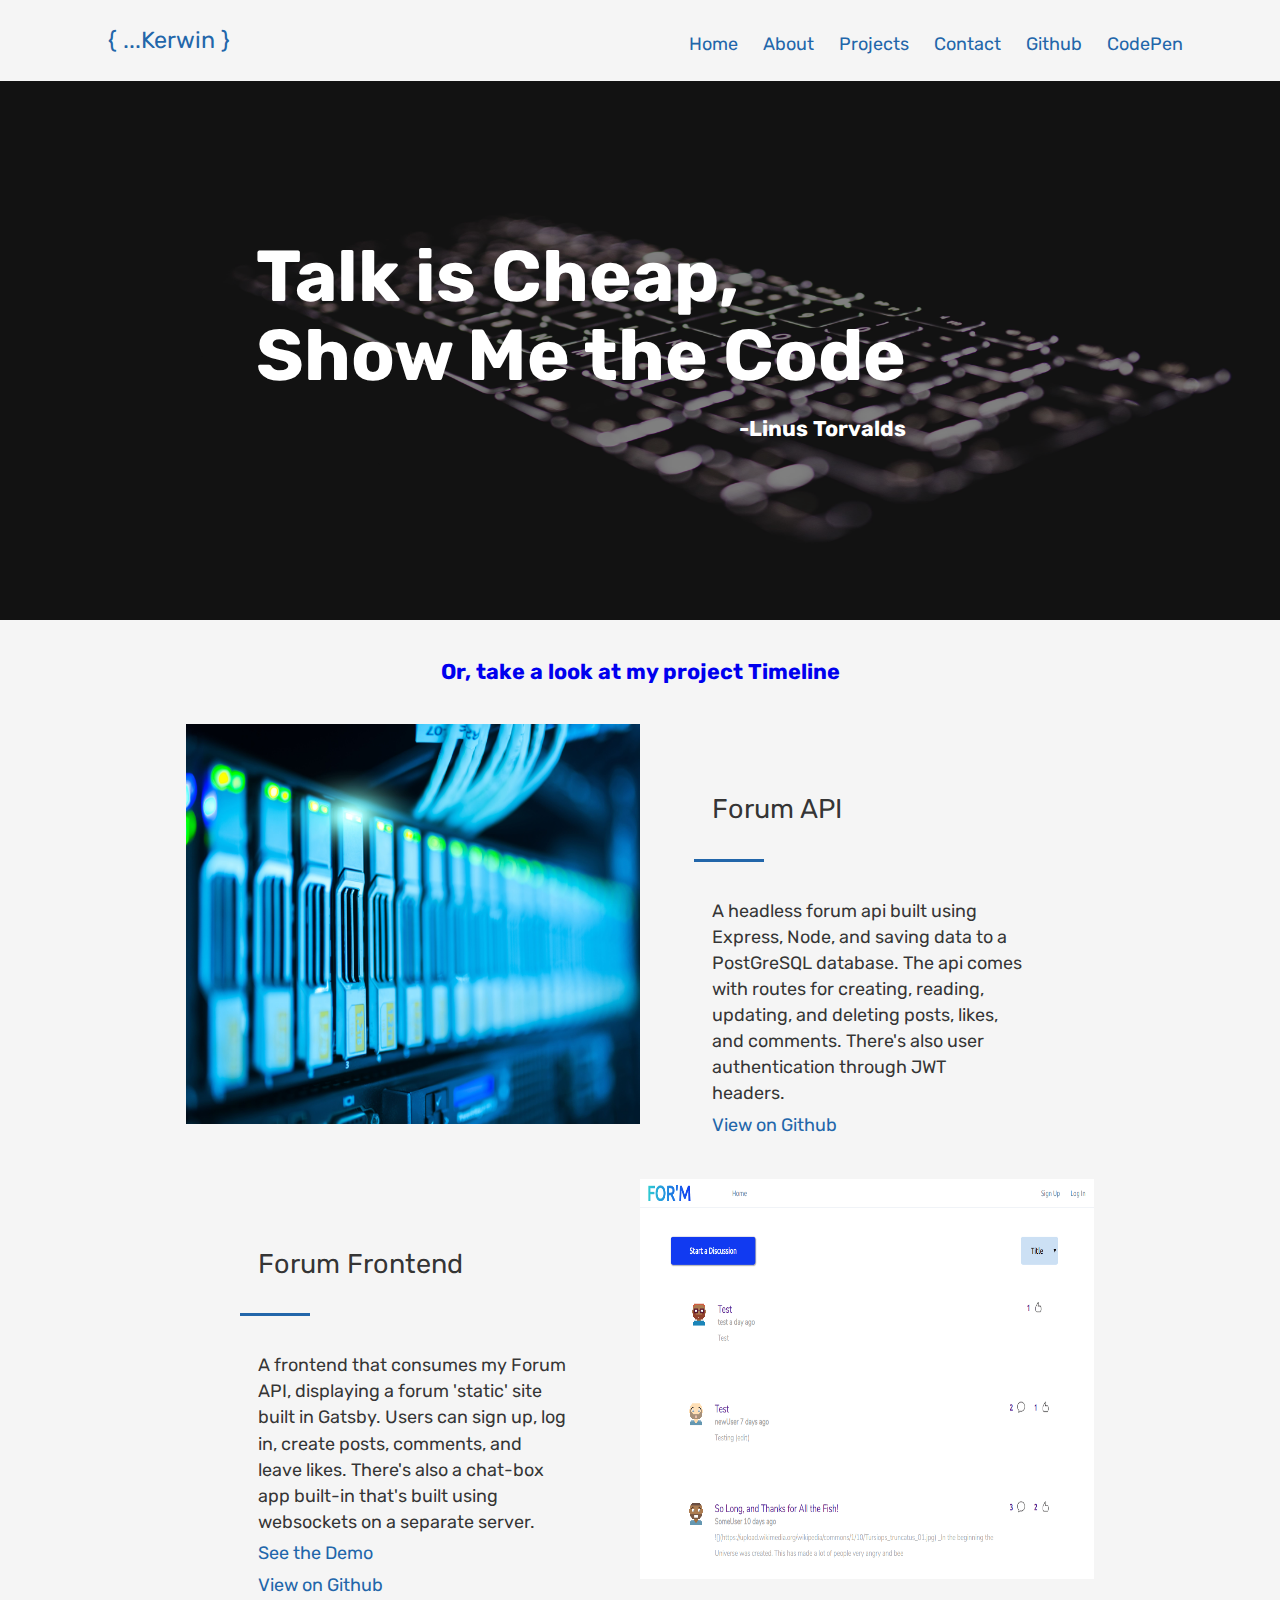
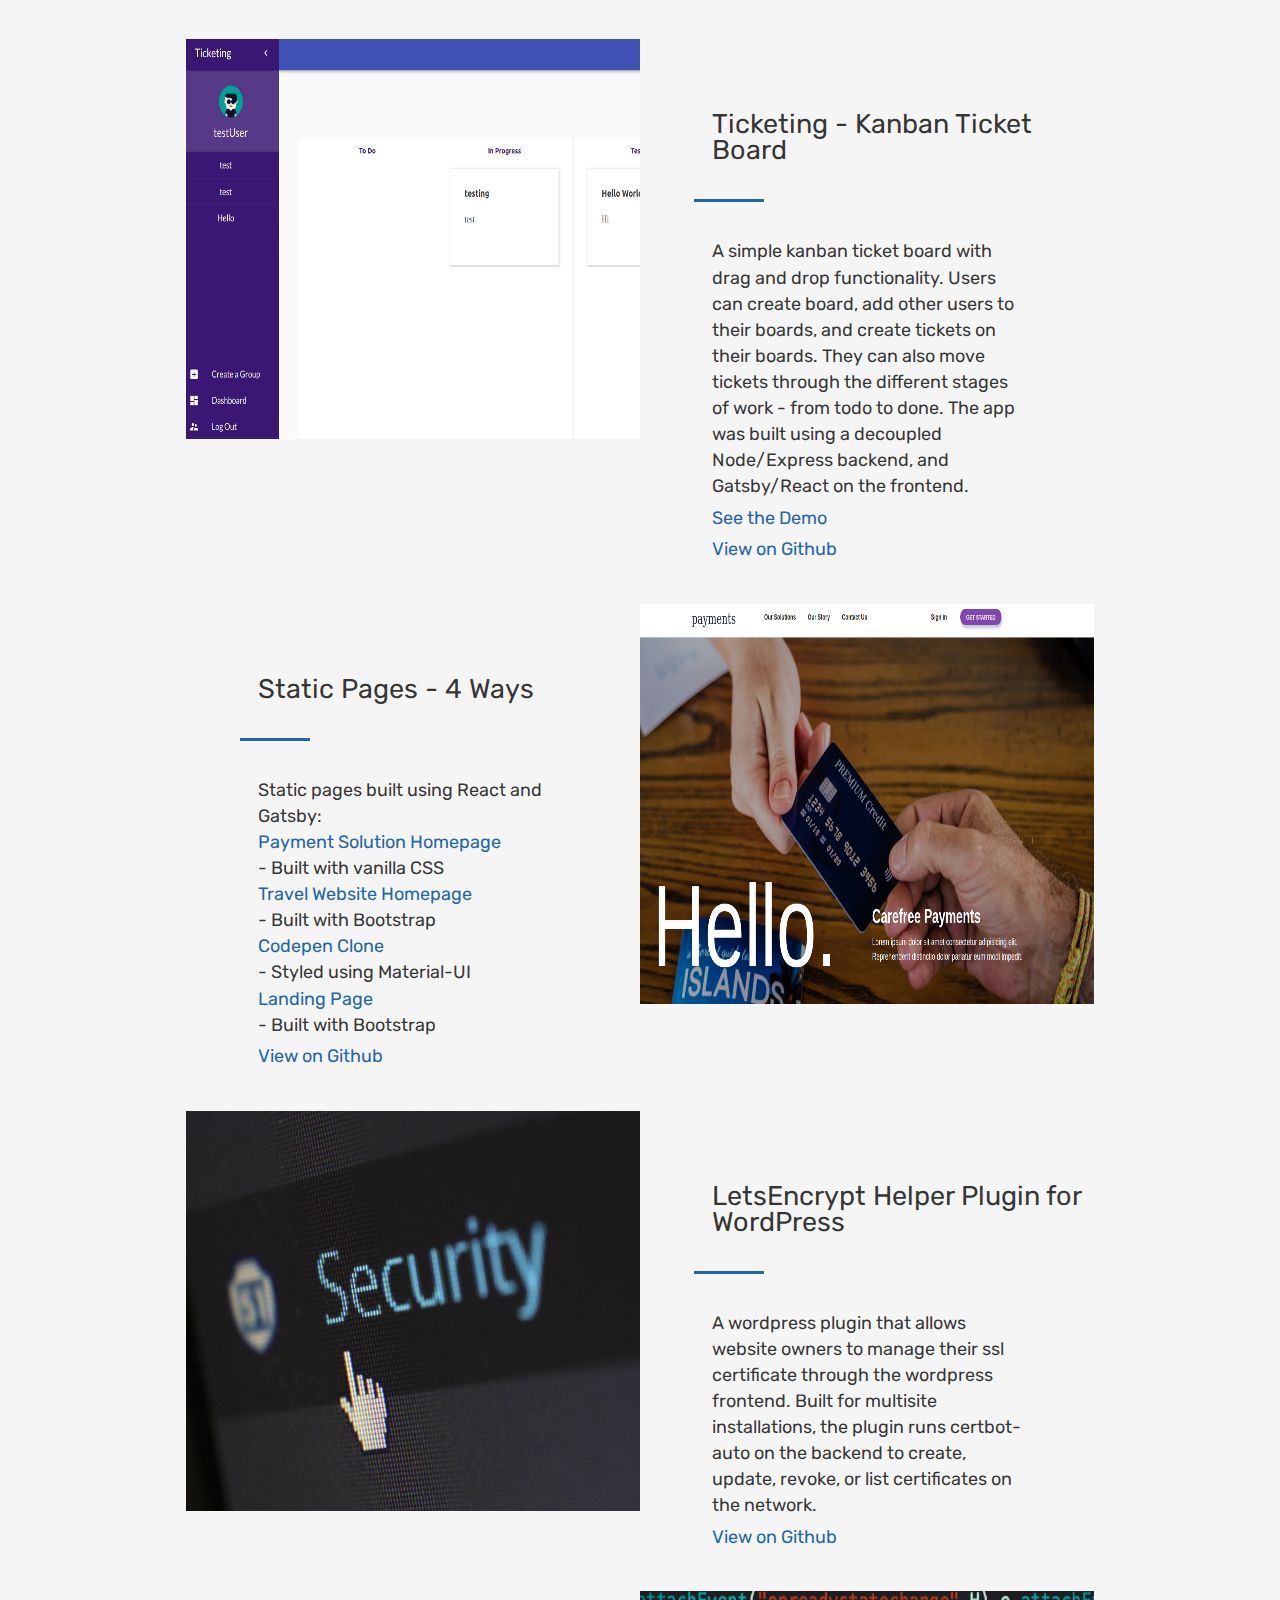
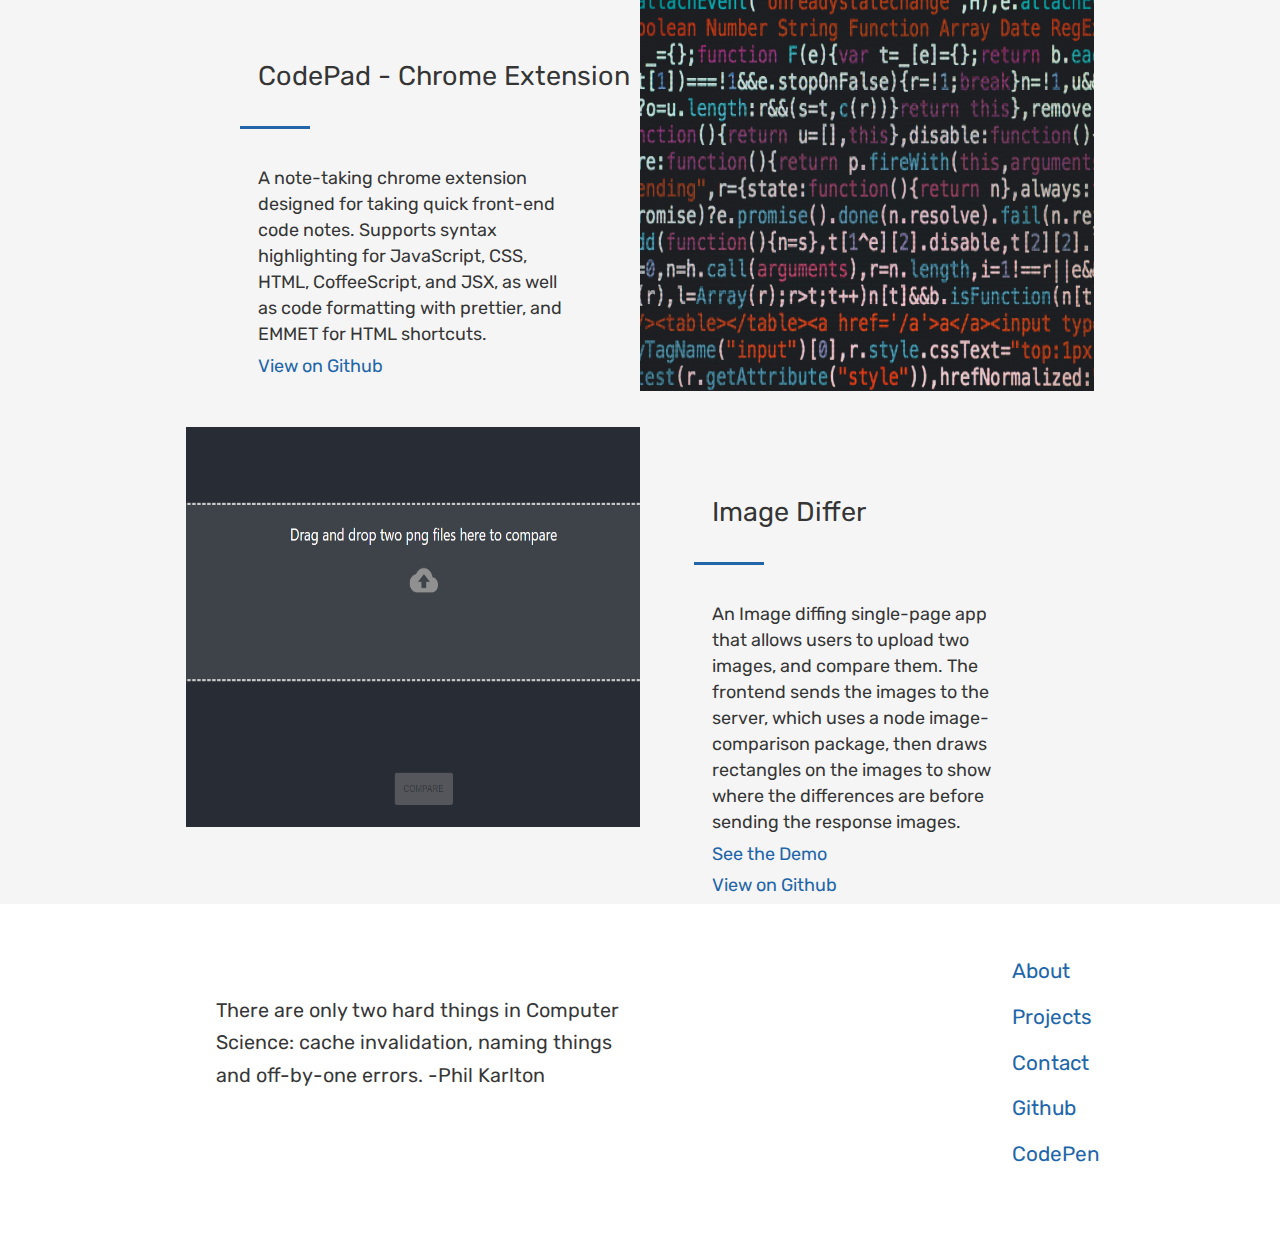
<file: projects/index.html>
<!DOCTYPE html><html><head><meta charSet="utf-8"/><meta http-equiv="x-ua-compatible" content="ie=edge"/><meta name="viewport" content="width=device-width, initial-scale=1, shrink-to-fit=no"/><style data-href="/styles.ee97e8746b8d953e4bdb.css">@import url(https://fonts.googleapis.com/css?family=Rubik);body{padding-top:80px}header{z-index:2;display:flex!important;background-color:#f5f5f5;flex-direction:row;justify-content:space-between;position:fixed;top:0;height:50px;width:100%;padding:1.7rem 4rem 50px 6rem}header .header-module--logo--3cCyS{font-size:1.3rem;top:50%;position:absolute;-webkit-transform:translateY(-50%);transform:translateY(-50%)}@media (max-width:780px){header .header-module--logo--3cCyS{display:none}}header a{text-decoration:none;padding-right:25px;color:#26a}@media (max-width:480px){header .header-module--rmOnMobile--1PKNy,header .header-module--rmOnSmallest--2SJXy{display:none}header{justify-content:center}}footer{height:auto;display:flex!important;justify-content:space-between;padding:3rem 10rem}footer nav{display:flex;flex-direction:column}footer nav a{margin-bottom:1.1rem;text-decoration:none;color:#26a;font-size:1.15rem}footer div{width:500px;padding:2rem;line-height:1.8rem;font-size:1.1rem}@media (max-width:480px){footer{padding:0}footer nav{padding:2rem}}html{font-family:Rubik,sans-serif;-ms-text-size-adjust:100%;-webkit-text-size-adjust:100%}body{margin:0}article,aside,details,figcaption,figure,footer,header,main,menu,nav,section,summary{display:block}audio,canvas,progress,video{display:inline-block}audio:not([controls]){display:none;height:0}progress{vertical-align:baseline}[hidden],template{display:none}a{background-color:transparent;-webkit-text-decoration-skip:objects}a:active,a:hover{outline-width:0}abbr[title]{border-bottom:none;text-decoration:underline;-webkit-text-decoration:underline dotted;text-decoration:underline dotted}b,strong{font-weight:inherit;font-weight:bolder}dfn{font-style:italic}h1{font-size:2em;margin:.67em 0}h3{color:#fff}mark{background-color:#ff0;color:#000}small{font-size:80%}sub,sup{font-size:75%;line-height:0;position:relative;vertical-align:baseline}sub{bottom:-.25em}sup{top:-.5em}img{border-style:none}svg:not(:root){overflow:hidden}code,header,kbd,nav,pre,samp{font-family:Rubik,sans-serif;font-size:1em}figure{margin:1em 40px}hr{box-sizing:content-box;height:0;overflow:visible}button,input,optgroup,select,textarea{font:inherit;margin:0}optgroup{font-weight:700}button,input{overflow:visible}button,select{text-transform:none}[type=reset],[type=submit],button,html [type=button]{-webkit-appearance:button}[type=button]::-moz-focus-inner,[type=reset]::-moz-focus-inner,[type=submit]::-moz-focus-inner,button::-moz-focus-inner{border-style:none;padding:0}[type=button]:-moz-focusring,[type=reset]:-moz-focusring,[type=submit]:-moz-focusring,button:-moz-focusring{outline:1px dotted ButtonText}fieldset{border:1px solid silver;margin:0 2px;padding:.35em .625em .75em}legend{box-sizing:border-box;color:inherit;display:table;max-width:100%;padding:0;white-space:normal}textarea{overflow:auto}[type=checkbox],[type=radio]{box-sizing:border-box;padding:0}[type=number]::-webkit-inner-spin-button,[type=number]::-webkit-outer-spin-button{height:auto}[type=search]{-webkit-appearance:textfield;outline-offset:-2px}[type=search]::-webkit-search-cancel-button,[type=search]::-webkit-search-decoration{-webkit-appearance:none}::-webkit-input-placeholder{color:inherit;opacity:.54}::-webkit-file-upload-button{-webkit-appearance:button;font:inherit}html{font:112.5%/1.45em georgia,serif;box-sizing:border-box;overflow-y:scroll}*,:after,:before{box-sizing:inherit}body{color:rgba(0,0,0,.8);font-family:Rubik,serif;font-weight:400;word-wrap:break-word;-webkit-font-kerning:normal;font-kerning:normal;-ms-font-feature-settings:"kern","liga","clig","calt";-webkit-font-feature-settings:"kern","liga","clig","calt";font-feature-settings:"kern","liga","clig","calt"}img{max-width:100%;padding:0;margin:0 0 1.45rem}h1{font-size:2.25rem}h1,h2{padding:0;margin:0 0 1.45rem;color:inherit;font-family:-apple-system,Rubik,BlinkMacSystemFont,Segoe UI,Roboto,Oxygen,Ubuntu,Cantarell,Fira Sans,Droid Sans,Helvetica Neue,sans-serif;font-weight:700;text-rendering:optimizeLegibility;line-height:1.1}h2{font-size:1.62671rem}h3{font-size:1.38316rem}h3,h4{padding:0;margin:0 0 1.45rem;color:inherit;font-family:-apple-system,Rubik,BlinkMacSystemFont,Segoe UI,Roboto,Oxygen,Ubuntu,Cantarell,Fira Sans,Droid Sans,Helvetica Neue,sans-serif;font-weight:700;text-rendering:optimizeLegibility;line-height:1.1}h4{font-size:1rem}h5{font-size:.85028rem}h5,h6{padding:0;margin:0 0 1.45rem;color:inherit;font-family:-apple-system,Rubik,BlinkMacSystemFont,Segoe UI,Roboto,Oxygen,Ubuntu,Cantarell,Fira Sans,Droid Sans,Helvetica Neue,sans-serif;font-weight:700;text-rendering:optimizeLegibility;line-height:1.1}h6{font-size:.78405rem}hgroup{padding:0;margin:0 0 1.45rem}ol,ul{padding:0;margin:0 0 1.45rem 1.45rem;list-style-position:outside;list-style-image:none}dd,dl,figure,p{padding:0;margin:0 0 1.45rem}pre{margin:0 0 1.45rem;font-size:.85rem;line-height:1.42;background:rgba(0,0,0,.04);border-radius:3px;overflow:auto;word-wrap:normal;padding:1.45rem}table{font-size:1rem;line-height:1.45rem;border-collapse:collapse;width:100%}fieldset,table{padding:0;margin:0 0 1.45rem}blockquote{padding:0;margin:0 1.45rem 1.45rem}form,iframe,noscript{padding:0;margin:0 0 1.45rem}hr{padding:0;margin:0 0 calc(1.45rem - 1px);background:rgba(0,0,0,.2);border:none;height:1px}address{padding:0;margin:0 0 1.45rem}b,dt,strong,th{font-weight:700}li{margin-bottom:.725rem}ol li,ul li{padding-left:0}li>ol,li>ul{margin-left:1.45rem;margin-bottom:.725rem;margin-top:.725rem}blockquote :last-child,li :last-child,p :last-child{margin-bottom:0}li>p{margin-bottom:.725rem}code,kbd,samp{font-size:.85rem;line-height:1.45rem}abbr,abbr[title],acronym{border-bottom:1px dotted rgba(0,0,0,.5);cursor:help}abbr[title]{text-decoration:none}td,th,thead{text-align:left}td,th{border-bottom:1px solid rgba(0,0,0,.12);font-feature-settings:"tnum";-moz-font-feature-settings:"tnum";-ms-font-feature-settings:"tnum";-webkit-font-feature-settings:"tnum";padding:.725rem .96667rem calc(.725rem - 1px)}td:first-child,th:first-child{padding-left:0}td:last-child,th:last-child{padding-right:0}code,tt{background-color:rgba(0,0,0,.04);border-radius:3px;font-family:SFMono-Regular,Consolas,Roboto Mono,Droid Sans Mono,Liberation Mono,Menlo,Courier,monospace;padding:.2em 0}pre code{background:none;line-height:1.42}code:after,code:before,tt:after,tt:before{letter-spacing:-.2em;content:" "}pre code:after,pre code:before,pre tt:after,pre tt:before{content:""}@media only screen and (max-width:480px){html{font-size:100%}}.pageHead-module--headAboveFold--1pUzQ{display:flex;flex-direction:row;justify-content:space-around;height:30rem;padding:0 10%;background-color:#212121;position:relative}.pageHead-module--headerImg--1jFWF{width:100%;height:100%;position:absolute}.pageHead-module--headText--2nAPT{z-index:2;color:#fff;top:50%;position:absolute;left:20%;-webkit-transform:translateY(-50%);transform:translateY(-50%)}.pageHead-module--overlay--22-T9{width:100%;height:100%;position:absolute;z-index:1;background-color:rgba(0,0,0,.5)}@media (max-width:780px){.pageHead-module--headAboveFold--1pUzQ{flex-direction:column;padding:0}}.full-slider,.full-slider .et_pb_slider .et_pb_slide{min-height:calc(100vh - 100px)}@media only screen and (min-width:981px){#logo{vertical-align:top}}.services:hover{background:#003d78}.circle{background:rgba(0,27,100,.73);border-radius:100%;height:450px;width:450px;overflow:hidden;padding-left:20%;padding-right:20%;padding-top:30%;text-align:center;margin-top:-80px}@media (max-width:980px){.circle{padding-top:10%;padding-left:0;padding-right:0;margin:0 auto}}.et_contact_bottom_container{color:#fff}.et_header_style_split #et_top_search{display:none}@media (max-width:768px){#main-header .et_mobile_menu{background-color:#0f2f72}}@media (max-width:768px){.et_pb_text>:last-child{margin-left:10px}}@media (max-width:768px){.circle{height:340px!important;width:340px!important}}.circle2 h1{font-size:15pt;line-height:130px;text-align:center}.circle2{background:rgba(139,0,16,.6)!important;border-radius:100%!important;height:150px!important;width:150px!important;overflow:hidden!important;padding-top:7%!important;text-align:center!important;margin-top:-20px!important}@media (max-width:767px){.circle2{background:rgba(139,0,16,.6);border-radius:100%!important;height:140px!important;width:140px!important;overflow:hidden;padding-left:0;padding-right:0;padding-top:30%;text-align:center;margin-top:-20px!important}}.loader{color:#30cfd0;font-size:90px;text-indent:-9999em;overflow:hidden;width:1em;height:1em;border-radius:50%;margin:72px auto;position:relative;-webkit-transform:translateZ(0);transform:translateZ(0);-webkit-animation:load6 1.7s ease infinite,round 1.7s ease infinite;animation:load6 1.7s ease infinite,round 1.7s ease infinite}@-webkit-keyframes load6{0%{box-shadow:0 -.83em 0 -.4em,0 -.83em 0 -.42em,0 -.83em 0 -.44em,0 -.83em 0 -.46em,0 -.83em 0 -.477em}5%,95%{box-shadow:0 -.83em 0 -.4em,0 -.83em 0 -.42em,0 -.83em 0 -.44em,0 -.83em 0 -.46em,0 -.83em 0 -.477em}10%,59%{box-shadow:0 -.83em 0 -.4em,-.087em -.825em 0 -.42em,-.173em -.812em 0 -.44em,-.256em -.789em 0 -.46em,-.297em -.775em 0 -.477em}20%{box-shadow:0 -.83em 0 -.4em,-.338em -.758em 0 -.42em,-.555em -.617em 0 -.44em,-.671em -.488em 0 -.46em,-.749em -.34em 0 -.477em}38%{box-shadow:0 -.83em 0 -.4em,-.377em -.74em 0 -.42em,-.645em -.522em 0 -.44em,-.775em -.297em 0 -.46em,-.82em -.09em 0 -.477em}to{box-shadow:0 -.83em 0 -.4em,0 -.83em 0 -.42em,0 -.83em 0 -.44em,0 -.83em 0 -.46em,0 -.83em 0 -.477em}}@keyframes load6{0%{box-shadow:0 -.83em 0 -.4em,0 -.83em 0 -.42em,0 -.83em 0 -.44em,0 -.83em 0 -.46em,0 -.83em 0 -.477em}5%,95%{box-shadow:0 -.83em 0 -.4em,0 -.83em 0 -.42em,0 -.83em 0 -.44em,0 -.83em 0 -.46em,0 -.83em 0 -.477em}10%,59%{box-shadow:0 -.83em 0 -.4em,-.087em -.825em 0 -.42em,-.173em -.812em 0 -.44em,-.256em -.789em 0 -.46em,-.297em -.775em 0 -.477em}20%{box-shadow:0 -.83em 0 -.4em,-.338em -.758em 0 -.42em,-.555em -.617em 0 -.44em,-.671em -.488em 0 -.46em,-.749em -.34em 0 -.477em}38%{box-shadow:0 -.83em 0 -.4em,-.377em -.74em 0 -.42em,-.645em -.522em 0 -.44em,-.775em -.297em 0 -.46em,-.82em -.09em 0 -.477em}to{box-shadow:0 -.83em 0 -.4em,0 -.83em 0 -.42em,0 -.83em 0 -.44em,0 -.83em 0 -.46em,0 -.83em 0 -.477em}}@-webkit-keyframes round{0%{-webkit-transform:rotate(0deg);transform:rotate(0deg)}to{-webkit-transform:rotate(1turn);transform:rotate(1turn)}}@keyframes round{0%{-webkit-transform:rotate(0deg);transform:rotate(0deg)}to{-webkit-transform:rotate(1turn);transform:rotate(1turn)}}#contact-form{width:50%}#contact-form,#form-wrapper{display:flex;flex-direction:column}#form-wrapper{padding:3rem 0;align-items:center}input{width:100%;padding:5px 10px;margin:8px 0;-webkit-transition:all .2s;transition:all .2s}label{padding-top:1rem}.MuiOutlinedInput-multiline-11{margin-bottom:2rem}.links{flex-direction:column;display:flex;align-items:center;margin-top:3rem}.title{margin-bottom:1rem;color:#000;font-size:1.2rem}.links a{text-decoration:none;font-size:1rem;color:#26a;margin-bottom:.5rem}.links{padding-bottom:3rem}#index-module--indexAboveFold--Dy0R_{height:25rem}.index-module--avatar--2ElqA{height:24rem;margin-top:1.5%}h1{font-size:4rem}h3{font-size:1.2rem;line-height:1.8rem}h1,h3{color:#fff;margin:0 0 1rem}a{text-decoration:none}.index-module--project--1BQly{position:relative;width:100%;height:25rem;overflow:hidden}.index-module--project--1BQly img{width:100%;height:100%}.index-module--projectOverlay--1hsss{position:absolute;z-index:1;width:100%;height:100%;background-color:rgba(0,0,0,.4)}.index-module--projectOverlay--1hsss p{opacity:0;text-align:center;font-size:1.5rem;color:#fff;line-height:2rem;top:50%;font-weight:400;position:absolute;left:50%;background-color:rgba(0,0,0,.5);padding:2rem;-webkit-transform:translate(-50%,-50%);transform:translate(-50%,-50%);-webkit-transition:all 1s;transition:all 1s}.index-module--projectOverlay--1hsss:hover p{opacity:1}@media (max-width:780px){.index-module--avatar--2ElqA{display:none}}.vertical-timeline *{box-sizing:border-box}.vertical-timeline{width:95%;max-width:1170px;margin:2em auto;position:relative;padding:2em 0}.vertical-timeline:after{content:"";display:table;clear:both}.vertical-timeline:before{content:"";position:absolute;top:0;left:18px;height:100%;width:4px;background:#fff}@media only screen and (min-width:1170px){.vertical-timeline.vertical-timeline--two-columns{margin-top:3em;margin-bottom:3em;width:90%}.vertical-timeline.vertical-timeline--two-columns:before{left:50%;margin-left:-2px}}.vertical-timeline-element{position:relative;margin:2em 0}.vertical-timeline-element>div{min-height:1px}.vertical-timeline-element:after{content:"";display:table;clear:both}.vertical-timeline-element:first-child{margin-top:0}.vertical-timeline-element:last-child{margin-bottom:0}@media only screen and (min-width:1170px){.vertical-timeline-element{margin:4em 0}.vertical-timeline-element:first-child{margin-top:0}.vertical-timeline-element:last-child{margin-bottom:0}}.vertical-timeline-element-icon{position:absolute;top:0;left:0;width:40px;height:40px;border-radius:50%;box-shadow:0 0 0 4px #fff,inset 0 2px 0 rgba(0,0,0,.08),0 3px 0 4px rgba(0,0,0,.05)}.vertical-timeline-element-icon svg{display:block;width:24px;height:24px;position:relative;left:50%;top:50%;margin-left:-12px;margin-top:-12px}@media only screen and (min-width:1170px){.vertical-timeline--two-columns .vertical-timeline-element-icon{width:60px;height:60px;left:50%;margin-left:-30px}}.vertical-timeline-element-icon{-webkit-transform:translateZ(0);-webkit-backface-visibility:hidden}.vertical-timeline--animate .vertical-timeline-element-icon.is-hidden{visibility:hidden}.vertical-timeline--animate .vertical-timeline-element-icon.bounce-in{visibility:visible;-webkit-animation:cd-bounce-1 .6s;animation:cd-bounce-1 .6s}@-webkit-keyframes cd-bounce-1{0%{opacity:0;-webkit-transform:scale(.5)}60%{opacity:1;-webkit-transform:scale(1.2)}to{-webkit-transform:scale(1)}}@keyframes cd-bounce-1{0%{opacity:0;-webkit-transform:scale(.5);transform:scale(.5)}60%{opacity:1;-webkit-transform:scale(1.2);transform:scale(1.2)}to{-webkit-transform:scale(1);transform:scale(1)}}.vertical-timeline-element-content{position:relative;margin-left:60px;background:#fff;border-radius:.25em;padding:1em;box-shadow:0 3px 0 #ddd}.vertical-timeline-element--no-children .vertical-timeline-element-content{background:0 0;box-shadow:none}.vertical-timeline-element-content:after{content:"";display:table;clear:both}.vertical-timeline-element-content h2{color:#303e49}.vertical-timeline-element-content .vertical-timeline-element-date,.vertical-timeline-element-content p{font-size:13px;font-size:.8125rem;font-weight:500;color:#333}.vertical-timeline-element-content .vertical-timeline-element-date{display:inline-block}.vertical-timeline-element-content p{margin:1em 0 0;line-height:1.6}.vertical-timeline-element-subtitle,.vertical-timeline-element-title{margin:0}.vertical-timeline-element-content .vertical-timeline-element-date{float:left;padding:.8em 0;opacity:.7}.vertical-timeline-element-content:before{content:"";position:absolute;top:16px;right:100%;height:0;width:0;border:7px solid transparent;border-right-color:#fff}.vertical-timeline-element--no-children .vertical-timeline-element-content:before{display:none}@media only screen and (min-width:768px){.vertical-timeline-element-content h2{font-size:20px;font-size:1.25rem}.vertical-timeline-element-content p{font-size:16px;font-size:1rem}.vertical-timeline-element-content .vertical-timeline-element-date{font-size:14px;font-size:.875rem}}@media only screen and (min-width:1170px){.vertical-timeline--two-columns .vertical-timeline-element-content{margin-left:0;padding:1.5em;width:44%}.vertical-timeline--two-columns .vertical-timeline-element-content:before{top:24px;left:100%;border-color:transparent transparent transparent #fff}.vertical-timeline--two-columns .vertical-timeline-element-content .vertical-timeline-element-date{position:absolute;width:100%;left:124%;top:6px;font-size:16px;font-size:1rem}.vertical-timeline--two-columns .vertical-timeline-element.vertical-timeline-element--right .vertical-timeline-element-content,.vertical-timeline--two-columns .vertical-timeline-element:nth-child(2n):not(.vertical-timeline-element--left) .vertical-timeline-element-content{float:right}.vertical-timeline--two-columns .vertical-timeline-element.vertical-timeline-element--right .vertical-timeline-element-content:before,.vertical-timeline--two-columns .vertical-timeline-element:nth-child(2n):not(.vertical-timeline-element--left) .vertical-timeline-element-content:before{top:24px;left:auto;right:100%;border-color:transparent #fff transparent transparent}.vertical-timeline--two-columns .vertical-timeline-element.vertical-timeline-element--right .vertical-timeline-element-content .vertical-timeline-element-date,.vertical-timeline--two-columns .vertical-timeline-element:nth-child(2n):not(.vertical-timeline-element--left) .vertical-timeline-element-content .vertical-timeline-element-date{left:auto;right:124%;text-align:right}}.vertical-timeline--animate .vertical-timeline-element-content.is-hidden{visibility:hidden}.vertical-timeline--animate .vertical-timeline-element-content.bounce-in{visibility:visible;-webkit-animation:cd-bounce-2 .6s;animation:cd-bounce-2 .6s}@media only screen and (min-width:1170px){.vertical-timeline--two-columns.vertical-timeline--animate .vertical-timeline-element.vertical-timeline-element--right .vertical-timeline-element-content.bounce-in,.vertical-timeline--two-columns.vertical-timeline--animate .vertical-timeline-element:nth-child(2n):not(.vertical-timeline-element--left) .vertical-timeline-element-content.bounce-in{-webkit-animation:cd-bounce-2-inverse .6s;animation:cd-bounce-2-inverse .6s}}@media only screen and (max-width:1169px){.vertical-timeline--animate .vertical-timeline-element-content.bounce-in{visibility:visible;-webkit-animation:cd-bounce-2-inverse .6s;animation:cd-bounce-2-inverse .6s}}@-webkit-keyframes cd-bounce-2{0%{opacity:0;-webkit-transform:translateX(-100px)}60%{opacity:1;-webkit-transform:translateX(20px)}to{-webkit-transform:translateX(0)}}@keyframes cd-bounce-2{0%{opacity:0;-webkit-transform:translateX(-100px);transform:translateX(-100px)}60%{opacity:1;-webkit-transform:translateX(20px);transform:translateX(20px)}to{-webkit-transform:translateX(0);transform:translateX(0)}}@-webkit-keyframes cd-bounce-2-inverse{0%{opacity:0;-webkit-transform:translateX(100px)}60%{opacity:1;-webkit-transform:translateX(-20px)}to{-webkit-transform:translateX(0)}}@keyframes cd-bounce-2-inverse{0%{opacity:0;-webkit-transform:translateX(100px);transform:translateX(100px)}60%{opacity:1;-webkit-transform:translateX(-20px);transform:translateX(-20px)}to{-webkit-transform:translateX(0);transform:translateX(0)}}.vertical-timeline-element-content{padding-top:0!important}main{background-color:#f5f5f5}#projects-module--projectSection--3PocW{margin:0 4rem}.projects-module--project--3fyrN,.projects-module--projectReverse--1_LK3{display:flex;justify-content:center;margin-top:2rem}.projects-module--imgWrapper--1tfIq{max-width:40%;height:400px;position:relative}.projects-module--imgOverlay--3EJw_{color:#fff;position:absolute;top:0;left:0;height:100%;width:100%;display:inline-block;opacity:0;-webkit-transition:opacity .9s;transition:opacity .9s}.projects-module--imgWrapper--1tfIq:hover .projects-module--imgOverlay--3EJw_{-webkit-transition:opacity .9s;transition:opacity .9s;opacity:1;background-color:rgba(0,0,0,.4)}.projects-module--imgWrapper--1tfIq img{width:100%;height:100%}.projects-module--builtWith--2ArLx{padding-top:3rem}.projects-module--builtWith--2ArLx ul{margin:0}.projects-module--builtWith--2ArLx ul li{list-style-type:none}.projects-module--builtWith--2ArLx li:first-child{font-size:1.5rem}.projects-module--builtWith--2ArLx li img{height:30px;width:30px;margin-right:15px}.projects-module--projectSectionWording--3-Fab{max-width:40%}.projects-module--projectSectionHeader--2lRwx{display:block;width:400px;margin:4rem 4rem 2rem;font-size:1.5rem}.projects-module--separator--qNeVZ{width:70px;border-bottom:3px solid #26a;display:block;margin:2rem 3rem}.projects-module--projectSectionText--3wXqU{margin:0 4rem;display:block}.projects-module--projectSectionText--3wXqU a{margin:.3rem 0;color:#26a;width:auto;text-decoration:none;-webkit-transition:-webkit-transform .2s;transition:-webkit-transform .2s;transition:transform .2s;transition:transform .2s,-webkit-transform .2s}.projects-module--projectSectionText--3wXqU a:hover{-webkit-transform:translateY(-10%);transform:translateY(-10%);-webkit-transition:-webkit-transform .3s;transition:-webkit-transform .3s;transition:transform .3s;transition:transform .3s,-webkit-transform .3s}@media (max-width:770px){.projects-module--project--3fyrN{flex-direction:column}.projects-module--projectReverse--1_LK3{flex-direction:column-reverse}.projects-module--imgWrapper--1tfIq,.projects-module--projectSectionWording--3-Fab{max-width:100%}.projects-module--projectSectionText--3wXqU{margin:0}.projects-module--separator--qNeVZ{margin-left:0}.projects-module--projectSectionHeader--2lRwx{width:auto;margin:2rem 0}}</style><meta name="generator" content="Gatsby 2.13.23"/><title data-react-helmet="true"></title><link rel="shortcut icon" href="/icons/icon-48x48.png"/><link rel="manifest" href="/manifest.webmanifest"/><meta name="theme-color" content="#663399"/><link rel="apple-touch-icon" sizes="48x48" href="/icons/icon-48x48.png"/><link rel="apple-touch-icon" sizes="72x72" href="/icons/icon-72x72.png"/><link rel="apple-touch-icon" sizes="96x96" href="/icons/icon-96x96.png"/><link rel="apple-touch-icon" sizes="144x144" href="/icons/icon-144x144.png"/><link rel="apple-touch-icon" sizes="192x192" href="/icons/icon-192x192.png"/><link rel="apple-touch-icon" sizes="256x256" href="/icons/icon-256x256.png"/><link rel="apple-touch-icon" sizes="384x384" href="/icons/icon-384x384.png"/><link rel="apple-touch-icon" sizes="512x512" href="/icons/icon-512x512.png"/><link rel="preconnect dns-prefetch" href="https://www.google-analytics.com"/><link as="script" rel="preload" href="/styles-871273b76e02091fa69b.js"/><link as="script" rel="preload" href="/component---src-pages-projects-js-dcd22d6dd179bbb36189.js"/><link as="script" rel="preload" href="/app-0bea6a5e3e202735b42a.js"/><link as="script" rel="preload" href="/webpack-runtime-dfdb49455dfd8fd13155.js"/><link as="fetch" rel="preload" href="/page-data\projects\page-data.json" crossOrigin="use-credentials"/></head><body><noscript id="gatsby-noscript">This app works best with JavaScript enabled.</noscript><div id="___gatsby"><div style="outline:none" tabindex="-1" role="group" id="gatsby-focus-wrapper"><header style="z-index:10000"><a href="/"><div class="header-module--logo--3cCyS">{ ...Kerwin }</div></a><nav><a href="/">Home</a><a href="/about">About</a><a href="/projects">Projects</a><a class="header-module--rmOnSmallest--2SJXy" href="/contact">Contact</a><a class="header-module--rmOnMobile--1PKNy" href="https://github.com/ktichmann" target="_blank">Github</a><a class="header-module--rmOnMobile--1PKNy" href="https://codepen.io/ktichmann" target="_blank">CodePen</a></nav></header><div style="margin:0 auto;padding-top:0"><main><div class="pageHead-module--headAboveFold--1pUzQ"><div class="pageHead-module--overlay--22-T9"></div><img class="pageHead-module--headerImg--1jFWF" src="/static/projectHeader-8a7d4cb8a5f08f4182fda10d799f1d2e.jpg" alt="computer with code"/><div class="pageHead-module--headText--2nAPT"><h1>Talk is Cheap, <br/> Show Me the Code</h1><h3 style="text-align:right">-Linus Torvalds</h3></div></div><div id="projects-module--projectSection--3PocW"><h3 style="text-align:center;margin:2rem"><a href="/project-timeline">Or, take a look at my project Timeline</a></h3><div id="forumApi" class="projects-module--project--3fyrN"><div class="projects-module--imgWrapper--1tfIq"><img alt="forum-api" src="/static/forumApi-3f1579f40f5a4418e0e16abf1fda5808.jpg"/><div class="projects-module--imgOverlay--3EJw_"><div class="projects-module--builtWith--2ArLx"><ul style="text-align:center"><li>Built With: </li><li><img alt="node" src="/static/nodejs-2eadefd522f0f61e04ca1fad1fc20180.png"/>Node</li><li><img alt="postgres" src="[data-uri]"/>PostgreSQL</li><li><img alt="heroku" src="/static/heroku-dbb7cf85efe0038f852022dbb4a2abc7.png"/>Heroku</li><li>Express</li></ul></div></div></div><div class="projects-module--projectSectionWording--3-Fab"><div class="projects-module--projectSectionHeader--2lRwx">Forum API</div><span class="projects-module--separator--qNeVZ"></span><span class="projects-module--projectSectionText--3wXqU">A headless forum api built using Express, Node, and saving data to a PostGreSQL database. The api comes with routes for creating, reading, updating, and deleting posts, likes, and comments. There&#x27;s also user authentication through JWT headers.<a target="_blank" style="display:block" href="https://github.com/KTichmann/forum-api">View on Github</a></span></div></div><div id="forumFrontend" class="projects-module--projectReverse--1_LK3"><div class="projects-module--projectSectionWording--3-Fab"><div class="projects-module--projectSectionHeader--2lRwx">Forum Frontend</div><span class="projects-module--separator--qNeVZ"></span><span class="projects-module--projectSectionText--3wXqU">A frontend that consumes my Forum API, displaying a forum &#x27;static&#x27; site built in Gatsby. Users can sign up, log in, create posts, comments, and leave likes. There&#x27;s also a chat-box app built-in that&#x27;s built using websockets on a separate server.<a target="_blank" style="display:block" href="https://ktichmann.github.io/forum-frontend">See the Demo</a><a target="_blank" style="display:block" href="https://github.com/KTichmann/forum-frontend">View on Github</a></span></div><div class="projects-module--imgWrapper--1tfIq"><img alt="forum" src="/static/forum-img-63530026db1c107d4d235f929b0f25bc.png"/><div class="projects-module--imgOverlay--3EJw_"><div class="projects-module--builtWith--2ArLx"><ul style="text-align:center"><li>Built With: </li><li><img alt="node" src="/static/gatsby-b7637c262ad964cf2f70abbbfc9e1f93.png"/>Gatsby</li><li><img alt="node" src="/static/react-47ce6e77f039020ee2e76a10c1e988e9.png"/>React</li><li><img alt="node" src="[data-uri]"/>Socket.io</li></ul></div></div></div></div><div id="ticketing" class="projects-module--project--3fyrN"><div class="projects-module--imgWrapper--1tfIq"><img alt="ticketing" src="/static/ticketing-projects-9728f6925dfcb448a2840ea4ac340532.png"/><div class="projects-module--imgOverlay--3EJw_"><div class="projects-module--builtWith--2ArLx"><ul style="text-align:center"><li>Built With: </li><li><img alt="gatsby" src="/static/gatsby-b7637c262ad964cf2f70abbbfc9e1f93.png"/>Gatsby</li><li><img alt="react" src="/static/react-47ce6e77f039020ee2e76a10c1e988e9.png"/>React</li><li><img alt="material" src="/static/react-47ce6e77f039020ee2e76a10c1e988e9.png"/>Material-ui</li><li><img alt="node" src="/static/nodejs-2eadefd522f0f61e04ca1fad1fc20180.png"/>Node</li><li>Express</li><li></li></ul></div></div></div><div class="projects-module--projectSectionWording--3-Fab"><div class="projects-module--projectSectionHeader--2lRwx">Ticketing - Kanban Ticket Board</div><span class="projects-module--separator--qNeVZ"></span><span class="projects-module--projectSectionText--3wXqU">A simple kanban ticket board with drag and drop functionality. Users can create board, add other users to their boards, and create tickets on their boards. They can also move tickets through the different stages of work - from todo to done. The app was built using a decoupled Node/Express backend, and Gatsby/React on the frontend.<a target="_blank" style="display:block" href="https://ktichmann.github.io/ticketing-dashboard/">See the Demo</a><a target="_blank" style="display:block" href="https://github.com/KTichmann/ticketing-frontend">View on Github</a></span></div></div><div id="static" class="projects-module--projectReverse--1_LK3"><div class="projects-module--projectSectionWording--3-Fab"><div class="projects-module--projectSectionHeader--2lRwx">Static Pages - 4 Ways</div><span class="projects-module--separator--qNeVZ"></span><span class="projects-module--projectSectionText--3wXqU">Static pages built using React and Gatsby:<br/><a href="https://ktichmann.github.io/static-pages/payment-solution" target="_blank">Payment Solution Homepage</a><br/>- Built with vanilla CSS <br/><a href="https://ktichmann.github.io/static-pages/travel" target="_blank">Travel Website Homepage</a><br/>- Built with Bootstrap<br/><a href="https://ktichmann.github.io/static-pages/clonepen" target="_blank">Codepen Clone</a><br/>- Styled using Material-UI<a href="https://ktichmann.github.io/static-pages/landing-page" target="_blank"><br/>Landing Page</a><br/>- Built with Bootstrap<br/><a target="_blank" style="display:block" href="https://github.com/KTichmann/pages">View on Github</a></span></div><div class="projects-module--imgWrapper--1tfIq"><img alt="static" src="/static/static-43479875da2c11c660dacfa75d9b6947.png"/><div class="projects-module--imgOverlay--3EJw_"><div class="projects-module--builtWith--2ArLx"><ul style="text-align:center"><li>Built With: </li><li><img alt="gatsby" src="/static/gatsby-b7637c262ad964cf2f70abbbfc9e1f93.png"/>Gatsby</li><li><img alt="react" src="/static/react-47ce6e77f039020ee2e76a10c1e988e9.png"/>React</li><li><img alt="material" src="/static/react-47ce6e77f039020ee2e76a10c1e988e9.png"/>Material-ui</li><li>Bootstrap</li></ul></div></div></div></div><div id="letshelper" class="projects-module--project--3fyrN"><div class="projects-module--imgWrapper--1tfIq"><img alt="ssl" src="/static/ssl-321ceffde3749ff514521e8fef8d74a3.jpg"/><div class="projects-module--imgOverlay--3EJw_"><div class="projects-module--builtWith--2ArLx"><ul style="text-align:center"><li>Built With: </li><li><img alt="wordpress" src="/static/wordpress-b6af013de46cac5f02382bc6a07bacb4.png"/>WordPress</li><li><img alt="php" src="/static/php-6e48fa79ff0c1e286da9216bb80e1910.png"/>PHP</li><li><img alt="mysql" src="[data-uri]"/>MySQL</li><li><img alt="certbot" src="[data-uri]"/>Certbot-auto</li></ul></div></div></div><div class="projects-module--projectSectionWording--3-Fab"><div class="projects-module--projectSectionHeader--2lRwx">LetsEncrypt Helper Plugin for WordPress</div><span class="projects-module--separator--qNeVZ"></span><span class="projects-module--projectSectionText--3wXqU">A wordpress plugin that allows website owners to manage their ssl certificate through the wordpress frontend. Built for multisite installations, the plugin runs certbot-auto on the backend to create, update, revoke, or list certificates on the network.<a target="_blank" style="display:block" href="https://github.com/KTichmann/Lets-Helper">View on Github</a></span></div></div><div id="codePad" class="projects-module--projectReverse--1_LK3"><div class="projects-module--projectSectionWording--3-Fab"><div class="projects-module--projectSectionHeader--2lRwx">CodePad - Chrome Extension</div><span class="projects-module--separator--qNeVZ"></span><span class="projects-module--projectSectionText--3wXqU">A note-taking chrome extension designed for taking quick front-end code notes. Supports syntax highlighting for JavaScript, CSS, HTML, CoffeeScript, and JSX, as well as code formatting with prettier, and EMMET for HTML shortcuts.<a target="_blank" style="display:block" href="https://github.com/KTichmann/CodePad">View on Github</a></span></div><div class="projects-module--imgWrapper--1tfIq"><img alt="codepad" src="/static/codepad-7a56df514048eb41c06e2fb7f7e556c5.jpg"/><div class="projects-module--imgOverlay--3EJw_"><div class="projects-module--builtWith--2ArLx"><ul style="text-align:center"><li>Built With: </li><li><img src="/static/react-47ce6e77f039020ee2e76a10c1e988e9.png"/>React</li><li><img src="/static/scss-fcf40d6a94df7a5a340cc3d9e9f1aca1.png"/>Scss</li></ul></div></div></div></div><div id="imgDiff" class="projects-module--project--3fyrN"><div class="projects-module--imgWrapper--1tfIq"><img alt="imgDiff" src="/static/imgDiff2-fcb31fa130d445ff45396a98a38cf62c.png"/><div class="projects-module--imgOverlay--3EJw_"><div class="projects-module--builtWith--2ArLx"><ul style="text-align:center"><li>Built With: </li><li><img src="/static/nodejs-2eadefd522f0f61e04ca1fad1fc20180.png"/>Node</li><li><img src="/static/react-47ce6e77f039020ee2e76a10c1e988e9.png"/>React</li><li><img src="/static/react-router-fd0a486579f566d9c423802d693d5931.png"/>React Router</li><li>Create-react-app</li></ul></div></div></div><div class="projects-module--projectSectionWording--3-Fab"><div class="projects-module--projectSectionHeader--2lRwx">Image Differ</div><span class="projects-module--separator--qNeVZ"></span><span class="projects-module--projectSectionText--3wXqU">An Image diffing single-page app that allows users to upload two images, and compare them. The frontend sends the images to the server, which uses a node image-comparison package, then draws rectangles on the images to show where the differences are before sending the response images.<a target="_blank" style="display:block" href="https://ktichmann.github.io/imgDiffer">See the Demo</a><a target="_blank" style="display:block" href="https://github.com/KTichmann/imgDiffer">View on Github</a></span></div></div></div></main><footer><div>Loading random quote...</div><nav><a href="/about">About</a><a href="/projects">Projects</a><a href="/contact">Contact</a><a href="https://github.com/ktichmann" target="_blank">Github</a><a href="https://codepen.io/ktichmann" target="_blank">CodePen</a></nav></footer></div></div></div><script>
  
  
  if(true) {
    (function(i,s,o,g,r,a,m){i['GoogleAnalyticsObject']=r;i[r]=i[r]||function(){
    (i[r].q=i[r].q||[]).push(arguments)},i[r].l=1*new Date();a=s.createElement(o),
    m=s.getElementsByTagName(o)[0];a.async=1;a.src=g;m.parentNode.insertBefore(a,m)
    })(window,document,'script','https://www.google-analytics.com/analytics.js','ga');
  }
  if (typeof ga === "function") {
    ga('create', 'UA-113230534-1', 'auto', {});
      
      
      
      }
      </script><script id="gatsby-script-loader">/*<![CDATA[*/window.pagePath="/projects/";window.webpackCompilationHash="38d7c53adc224d1ea0b0";/*]]>*/</script><script id="gatsby-chunk-mapping">/*<![CDATA[*/window.___chunkMapping={"app":["/app-0bea6a5e3e202735b42a.js"],"component---src-pages-404-js":["/component---src-pages-404-js-b6a299a010109ef3d73d.js"],"component---src-pages-about-js":["/component---src-pages-about-js-438ae2809745c8402380.js"],"component---src-pages-contact-js":["/component---src-pages-contact-js-d8f7e47032eee9c3ad00.js"],"component---src-pages-index-js":["/component---src-pages-index-js-96959781e12850f53983.js"],"component---src-pages-project-timeline-js":["/component---src-pages-project-timeline-js-4066c800cb33d5330e62.js"],"component---src-pages-projects-js":["/component---src-pages-projects-js-dcd22d6dd179bbb36189.js"]};/*]]>*/</script><script src="/webpack-runtime-dfdb49455dfd8fd13155.js" async=""></script><script src="/app-0bea6a5e3e202735b42a.js" async=""></script><script src="/component---src-pages-projects-js-dcd22d6dd179bbb36189.js" async=""></script><script src="/styles-871273b76e02091fa69b.js" async=""></script></body></html>
</file>
